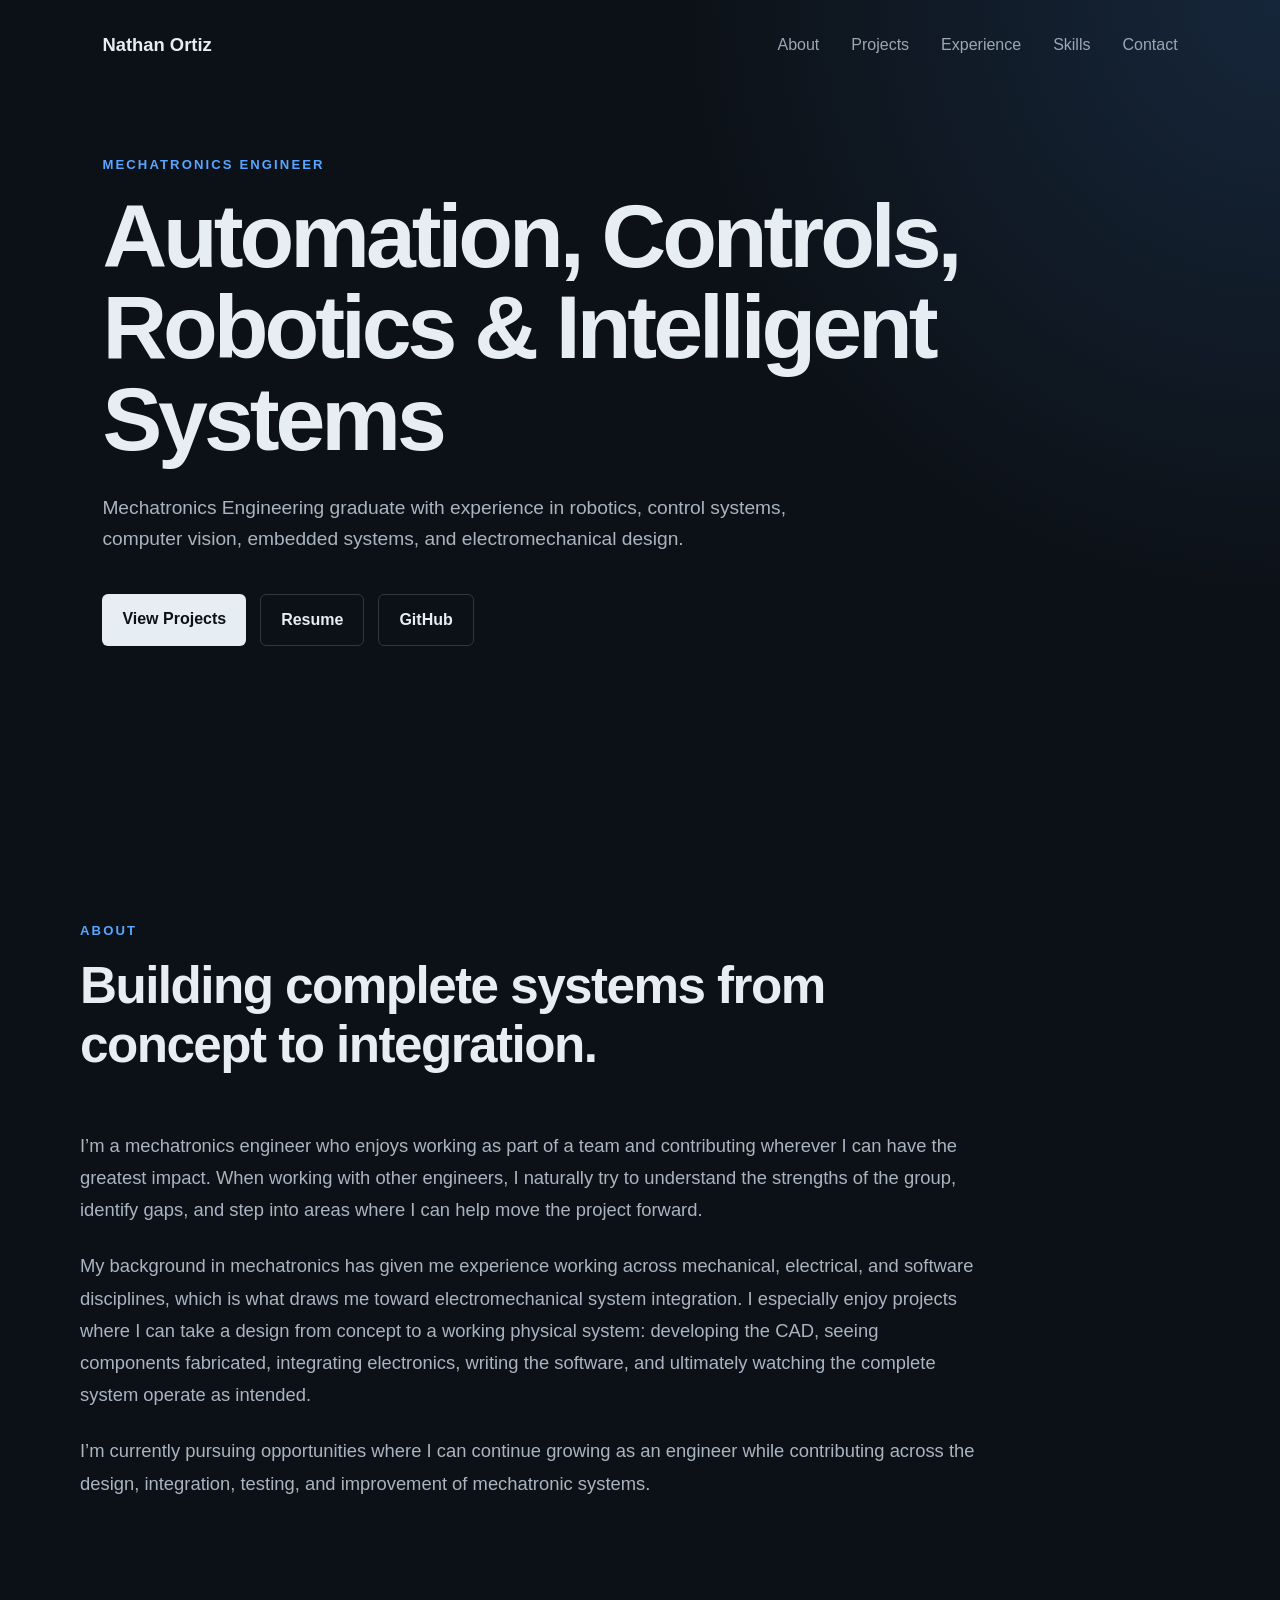
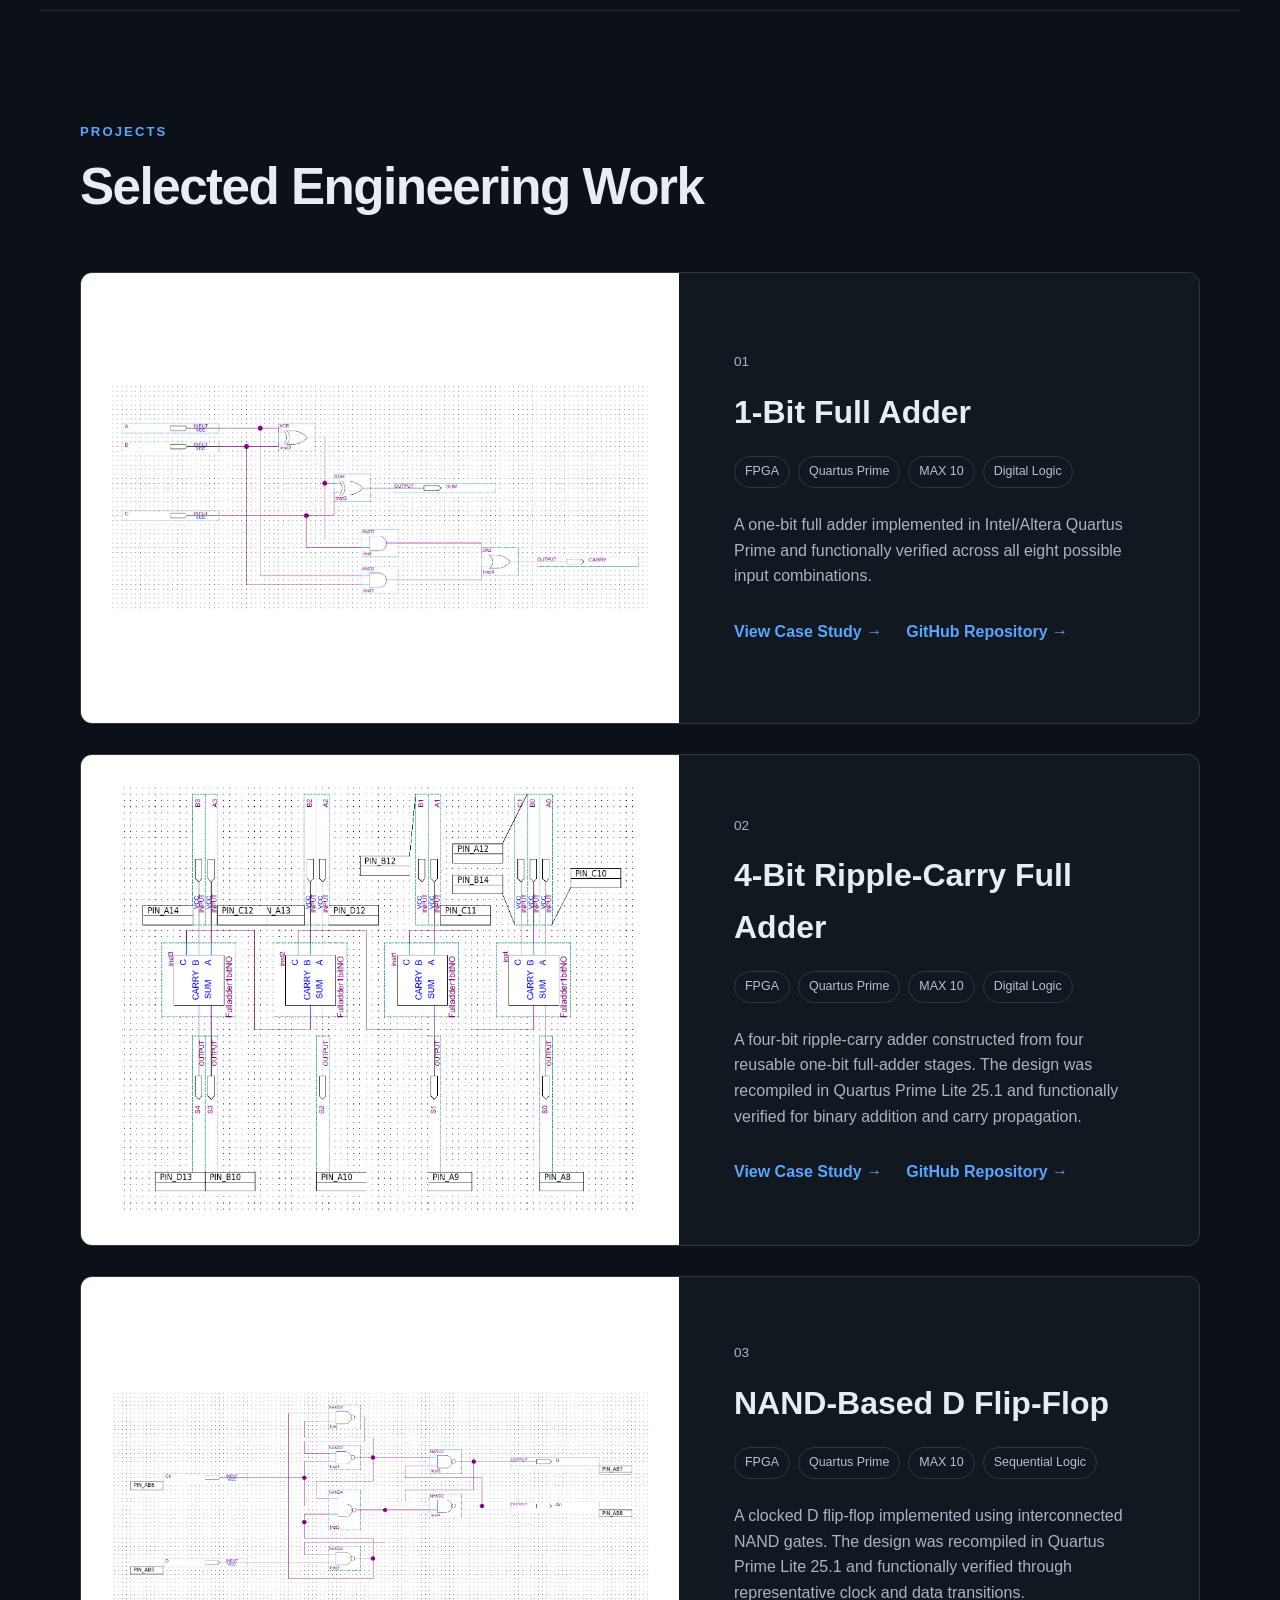
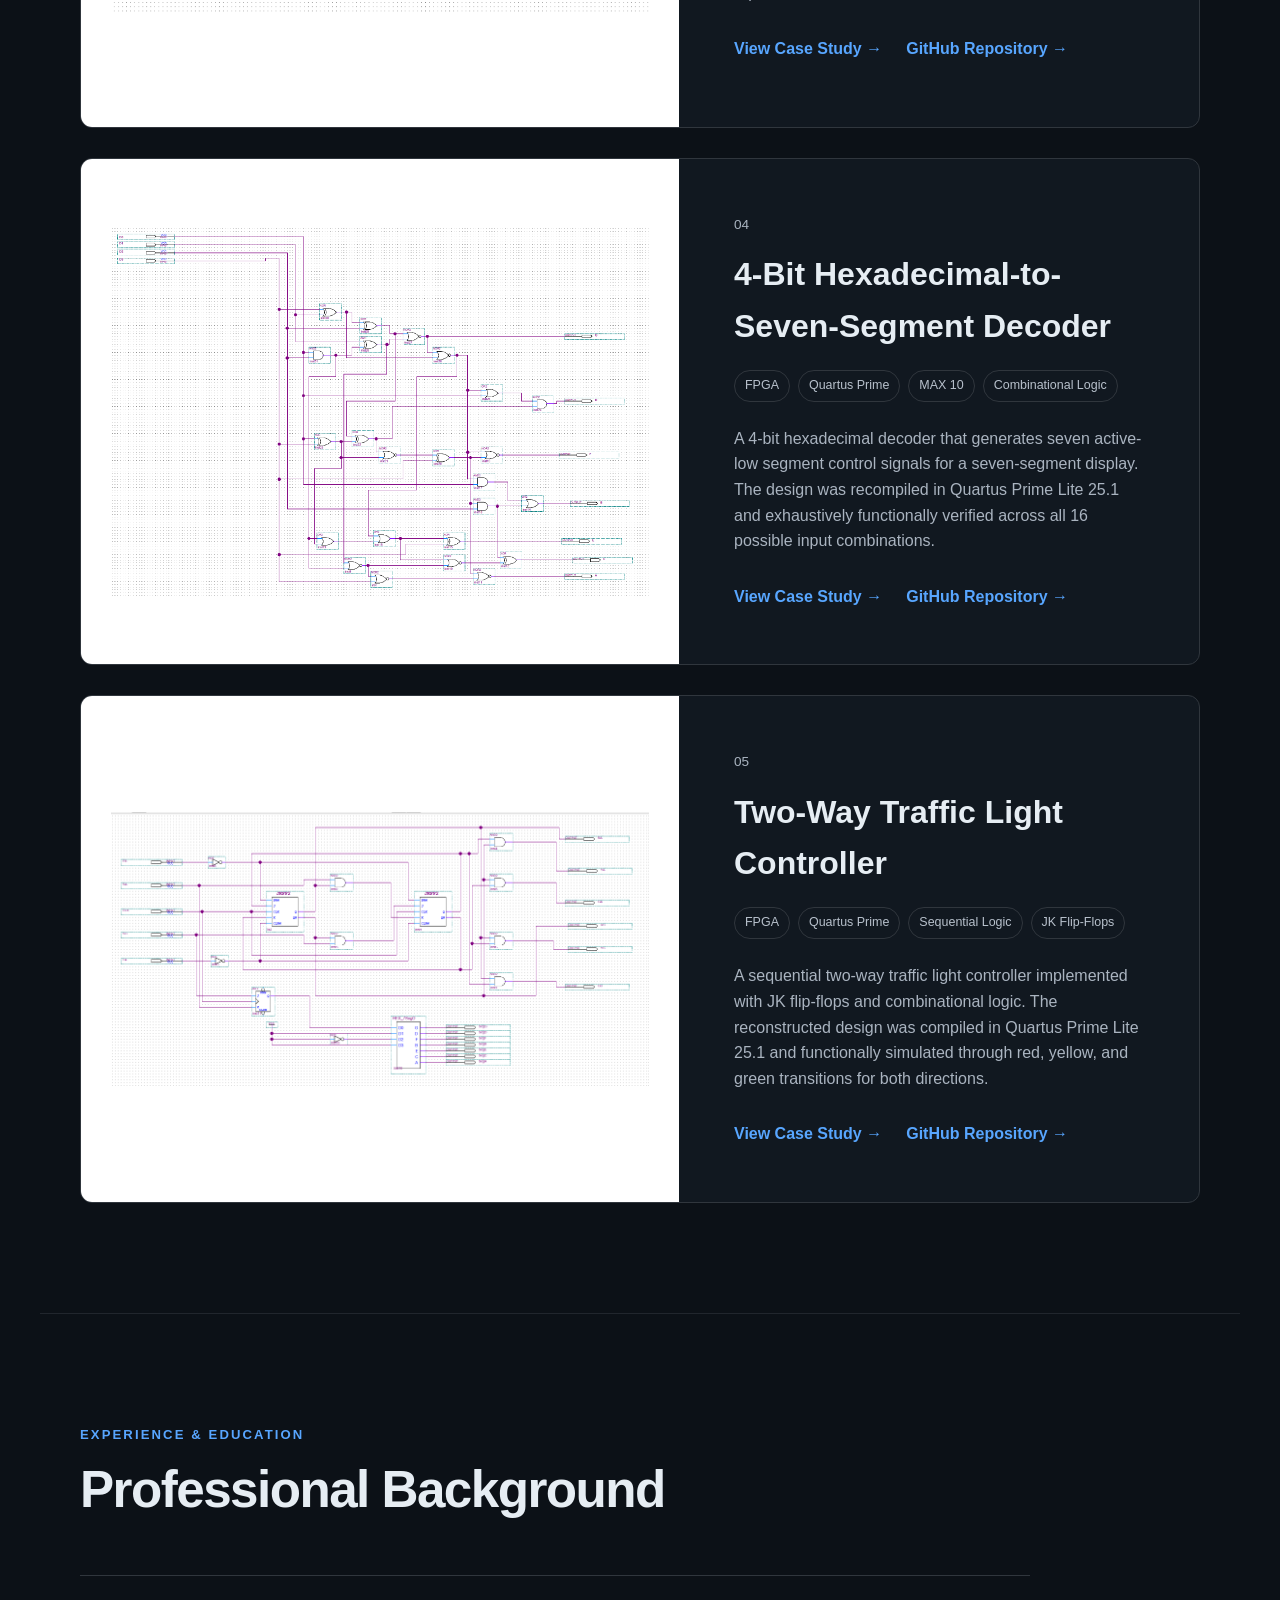
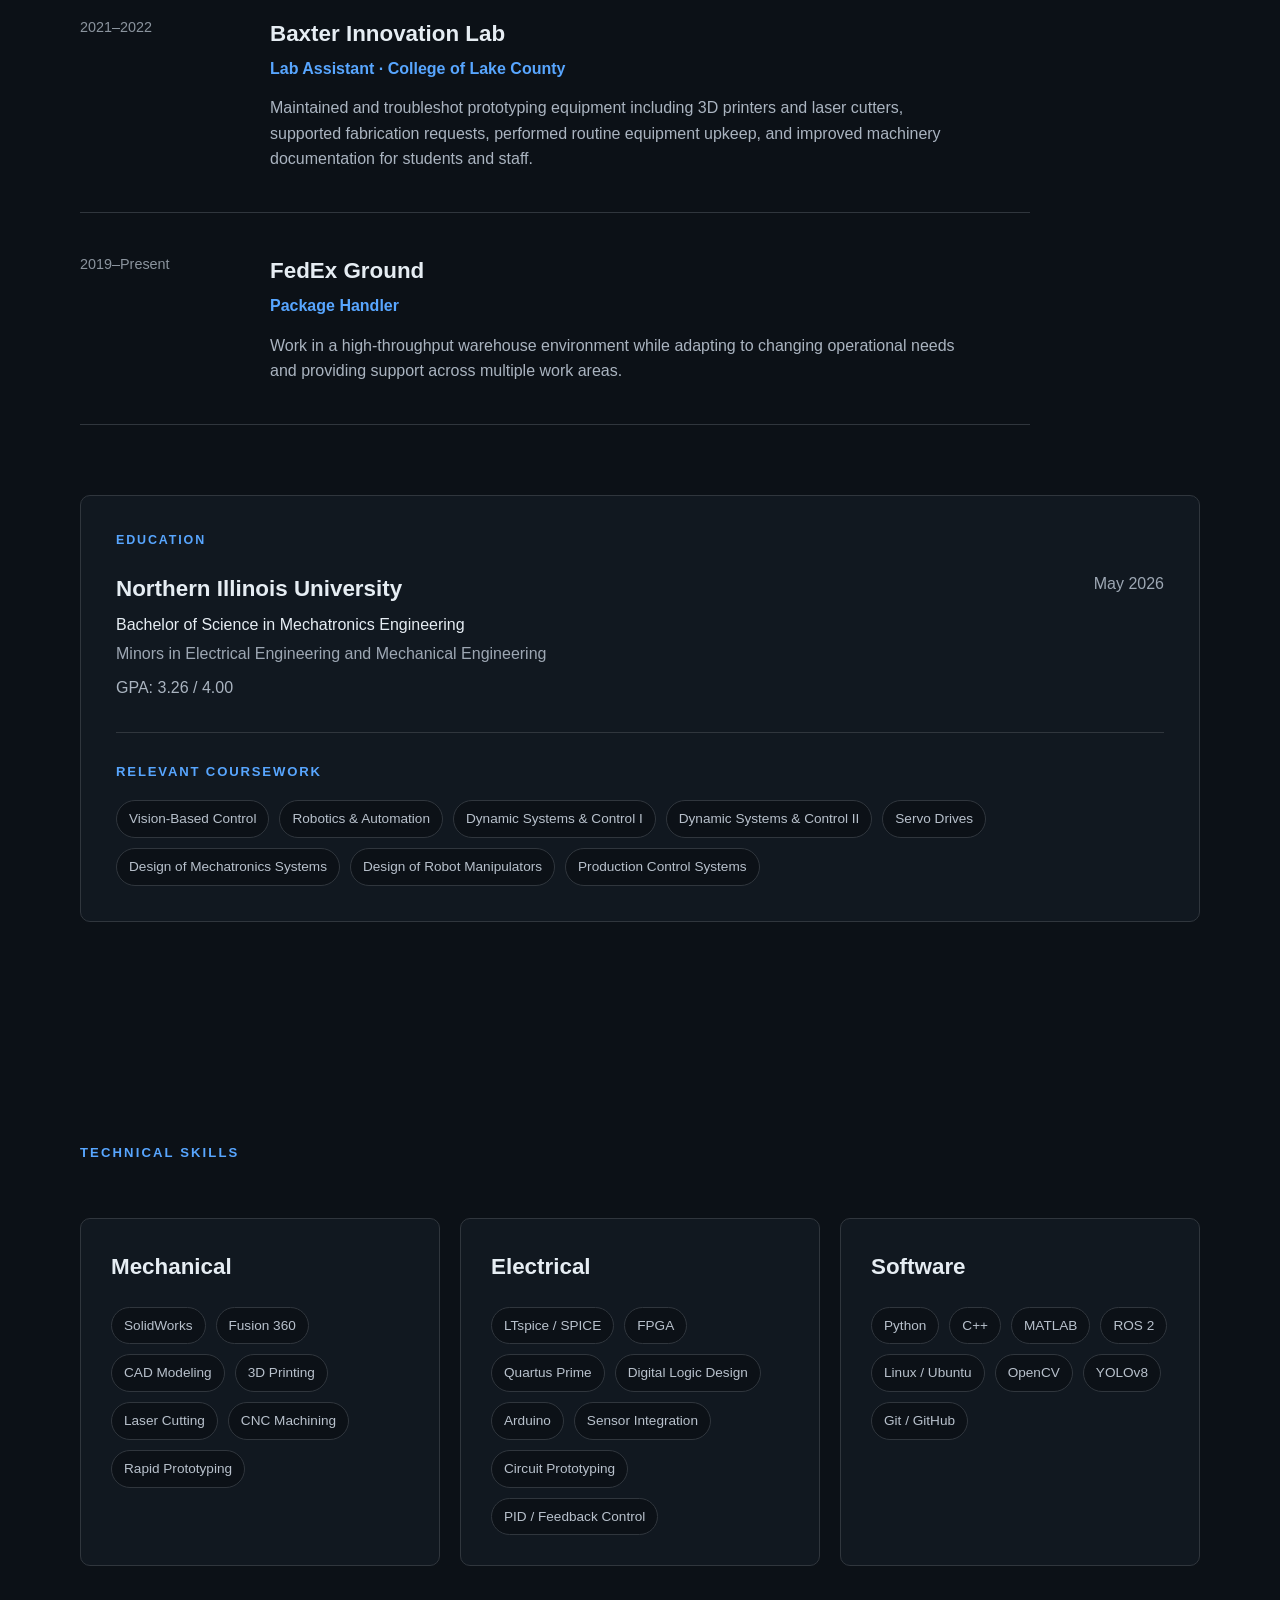
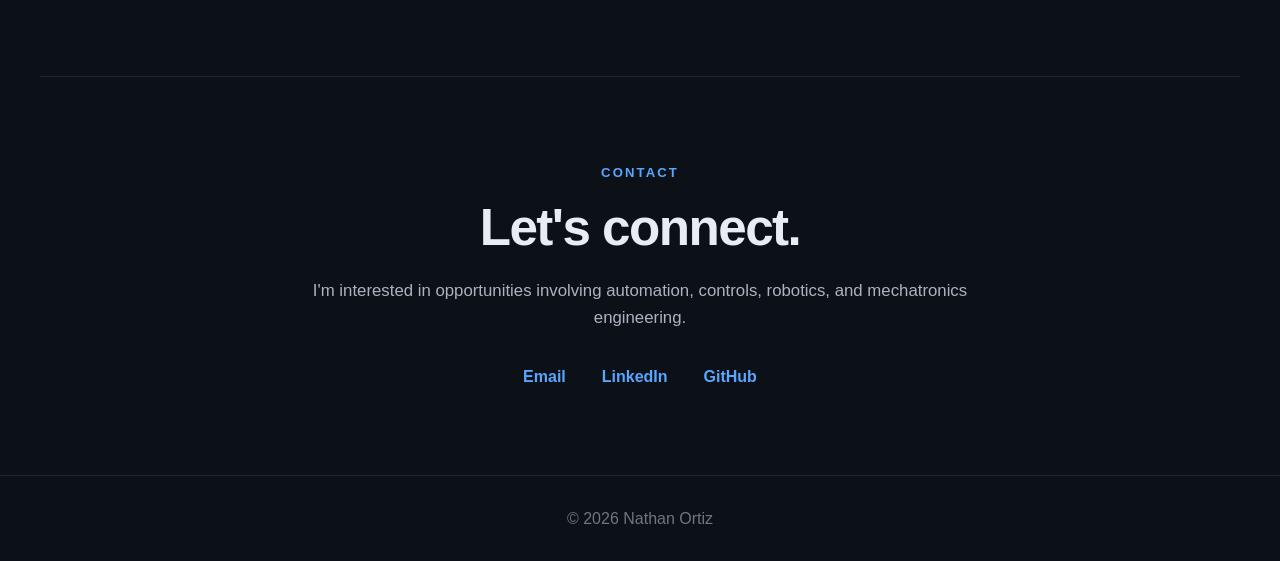
<file: index.html>
<!DOCTYPE html>
<html lang="en">

<head>
    <meta charset="UTF-8">
    <meta name="viewport" content="width=device-width, initial-scale=1.0">

    <title>Nathan Ortiz | Mechatronics Engineer</title>

    <meta name="description"
        content="Engineering portfolio of Nathan Ortiz, a mechatronics engineer focused on automation, controls, robotics, computer vision, and embedded systems.">

    <link rel="canonical" href="https://nortiz01.github.io/">

    <link rel="icon" type="image/png" href="favicon.png">
    <link rel="apple-touch-icon" href="favicon.png">

    <meta property="og:title" content="Nathan Ortiz | Mechatronics Engineer">
    <meta property="og:description"
        content="Engineering portfolio focused on automation, controls, robotics, computer vision, and electromechanical systems.">
    <meta property="og:type" content="website">
    <meta property="og:url" content="https://nortiz01.github.io/">

    <meta property="og:image" content="https://nortiz01.github.io/social-preview.png">
    <meta property="og:image:type" content="image/png">
    <meta property="og:image:width" content="1200">
    <meta property="og:image:height" content="630">
    <meta property="og:image:alt" content="Nathan Ortiz engineering portfolio preview">

    <meta name="twitter:card" content="summary_large_image">
    <meta name="twitter:title" content="Nathan Ortiz | Mechatronics Engineer">
    <meta name="twitter:description"
        content="Engineering portfolio focused on automation, controls, robotics, computer vision, and electromechanical systems.">
    <meta name="twitter:image" content="https://nortiz01.github.io/social-preview.png">

    <link rel="stylesheet" href="style.css">
</head>

<body>

    <header class="hero">

        <nav class="navbar">

            <a class="logo" href="index.html">
                Nathan Ortiz
            </a>

            <button class="menu-toggle" type="button" aria-label="Open navigation menu" aria-expanded="false">
                ☰
            </button>

            <div class="nav-links">
                <a href="#about">About</a>
                <a href="#projects">Projects</a>
                <a href="#experience">Experience</a>
                <a href="#skills">Skills</a>
                <a href="#contact">Contact</a>
            </div>

        </nav>
        <div class="hero-content">

            <p class="eyebrow">MECHATRONICS ENGINEER</p>

            <h1>
                Automation, Controls,<br>
                Robotics & Intelligent Systems
            </h1>

            <p class="hero-description">
                Mechatronics Engineering graduate with experience in robotics,
                control systems, computer vision, embedded systems, and
                electromechanical design.
            </p>

            <div class="hero-buttons">

                <a class="button primary" href="#projects">
                    View Projects
                </a>

                <a class="button secondary" href="assets/resume/Nathan_Ortiz_Resume.pdf" target="_blank"
                    rel="noopener noreferrer">
                    Resume
                </a>

                <a class="button secondary" href="https://github.com/nortiz01" target="_blank"
                    rel="noopener noreferrer">
                    GitHub
                </a>

            </div>

        </div>

    </header>


    <main>

        <section id="about" class="section">
            <div class="section-heading">
                <p class="eyebrow">ABOUT</p>
                <h2>Building complete systems from concept to integration.</h2>
            </div>

            <div class="about-text">

                <p>
                    I’m a mechatronics engineer who enjoys working as part of a team and
                    contributing wherever I can have the greatest impact. When working
                    with other engineers, I naturally try to understand the strengths of
                    the group, identify gaps, and step into areas where I can help move
                    the project forward.
                </p>

                <p>
                    My background in mechatronics has given me experience working across
                    mechanical, electrical, and software disciplines, which is what draws
                    me toward electromechanical system integration. I especially enjoy
                    projects where I can take a design from concept to a working physical
                    system: developing the CAD, seeing components fabricated, integrating
                    electronics, writing the software, and ultimately watching the
                    complete system operate as intended.
                </p>

                <p>
                    I’m currently pursuing opportunities where I can continue growing as
                    an engineer while contributing across the design, integration,
                    testing, and improvement of mechatronic systems.
                </p>

            </div>
        </section>


        <section id="projects" class="section projects-section">

            <div class="section-heading">
                <p class="eyebrow">PROJECTS</p>
                <h2>Selected Engineering Work</h2>
            </div>


            <article class="project-card">

                <div class="project-image">
                    <img src="assets/projects/fpga/full-adder-schematic.png"
                        alt="Quartus schematic of a one-bit full adder">
                </div>

                <div class="project-content">

                    <p class="project-number">01</p>

                    <h3>1-Bit Full Adder</h3>

                    <div class="tags">
                        <span>FPGA</span>
                        <span>Quartus Prime</span>
                        <span>MAX 10</span>
                        <span>Digital Logic</span>
                    </div>

                    <p>
                        A one-bit full adder implemented in Intel/Altera Quartus Prime
                        and functionally verified across all eight possible input
                        combinations.
                    </p>

                    <div class="project-links">

                        <a href="projects/fpga-1-bit-full-adder.html">
                            View Case Study →
                        </a>

                        <a href="https://github.com/nortiz01/fpga-digital-logic/tree/main/1-bit-full-adder"
                            target="_blank" rel="noopener noreferrer">
                            GitHub Repository →
                        </a>

                    </div>

                </div>

            </article>

            <article class="project-card">

                <div class="project-image">
                    <img src="assets/projects/fpga/4-bit-full-adder-schematic.png"
                        alt="Quartus schematic of a four-bit ripple-carry full adder">
                </div>

                <div class="project-content">

                    <p class="project-number">02</p>

                    <h3>4-Bit Ripple-Carry Full Adder</h3>

                    <div class="tags">
                        <span>FPGA</span>
                        <span>Quartus Prime</span>
                        <span>MAX 10</span>
                        <span>Digital Logic</span>
                    </div>

                    <p>
                        A four-bit ripple-carry adder constructed from four reusable
                        one-bit full-adder stages. The design was recompiled in
                        Quartus Prime Lite 25.1 and functionally verified for binary
                        addition and carry propagation.
                    </p>

                    <div class="project-links">

                        <a href="projects/fpga-4-bit-full-adder.html">
                            View Case Study →
                        </a>

                        <a href="https://github.com/nortiz01/fpga-digital-logic/tree/main/4-bit-full-adder"
                            target="_blank" rel="noopener noreferrer">
                            GitHub Repository →
                        </a>

                    </div>

                </div>

            </article>

            <article class="project-card">

                <div class="project-image">
                    <img src="assets/projects/fpga/dff-schematic.png"
                        alt="Quartus schematic of a NAND-based D flip-flop">
                </div>

                <div class="project-content">

                    <p class="project-number">03</p>

                    <h3>NAND-Based D Flip-Flop</h3>

                    <div class="tags">
                        <span>FPGA</span>
                        <span>Quartus Prime</span>
                        <span>MAX 10</span>
                        <span>Sequential Logic</span>
                    </div>

                    <p>
                        A clocked D flip-flop implemented using interconnected NAND gates.
                        The design was recompiled in Quartus Prime Lite 25.1 and
                        functionally verified through representative clock and data
                        transitions.
                    </p>

                    <div class="project-links">

                        <a href="projects/fpga-dff.html">
                            View Case Study →
                        </a>

                        <a href="https://github.com/nortiz01/fpga-digital-logic/tree/main/DFF" target="_blank"
                            rel="noopener noreferrer">
                            GitHub Repository →
                        </a>

                    </div>

                </div>

            </article>

            <article class="project-card">

                <div class="project-image">
                    <img src="assets/projects/fpga/hex7-schematic.png"
                        alt="Quartus schematic of a hexadecimal-to-seven-segment decoder">
                </div>

                <div class="project-content">

                    <p class="project-number">04</p>

                    <h3>4-Bit Hexadecimal-to-Seven-Segment Decoder</h3>

                    <div class="tags">
                        <span>FPGA</span>
                        <span>Quartus Prime</span>
                        <span>MAX 10</span>
                        <span>Combinational Logic</span>
                    </div>

                    <p>
                        A 4-bit hexadecimal decoder that generates seven active-low
                        segment control signals for a seven-segment display. The design
                        was recompiled in Quartus Prime Lite 25.1 and exhaustively
                        functionally verified across all 16 possible input combinations.
                    </p>

                    <div class="project-links">

                        <a href="projects/fpga-hex7.html">
                            View Case Study →
                        </a>

                        <a href="https://github.com/nortiz01/fpga-digital-logic/tree/main/HEX7" target="_blank"
                            rel="noopener noreferrer">
                            GitHub Repository →
                        </a>

                    </div>

                </div>

            </article>

            <article class="project-card">

                <div class="project-image">
                    <img src="assets/projects/fpga/traffic-light-schematic.png"
                        alt="Quartus schematic of a two-way traffic light controller">
                </div>

                <div class="project-content">

                    <p class="project-number">05</p>

                    <h3>Two-Way Traffic Light Controller</h3>

                    <div class="tags">
                        <span>FPGA</span>
                        <span>Quartus Prime</span>
                        <span>Sequential Logic</span>
                        <span>JK Flip-Flops</span>
                    </div>

                    <p>
                        A sequential two-way traffic light controller implemented with
                        JK flip-flops and combinational logic. The reconstructed design
                        was compiled in Quartus Prime Lite 25.1 and functionally simulated
                        through red, yellow, and green transitions for both directions.
                    </p>

                    <div class="project-links">

                        <a href="projects/fpga-traffic-light-controller.html">
                            View Case Study →
                        </a>

                        <a href="https://github.com/nortiz01/fpga-digital-logic/tree/main/Traffic-Light-Controller"
                            target="_blank" rel="noopener noreferrer">
                            GitHub Repository →
                        </a>

                    </div>

                </div>

            </article>

        </section>


        <section id="experience" class="section experience-section">

            <div class="section-heading">
                <p class="eyebrow">EXPERIENCE & EDUCATION</p>
                <h2>Professional Background</h2>
            </div>

            <div class="experience-list">

                <div class="experience-item">
                    <div class="experience-meta">
                        <span>2021–2022</span>
                    </div>

                    <div class="experience-content">
                        <h3>Baxter Innovation Lab</h3>
                        <p class="experience-role">Lab Assistant · College of Lake County</p>

                        <p>
                            Maintained and troubleshot prototyping equipment including
                            3D printers and laser cutters, supported fabrication requests,
                            performed routine equipment upkeep, and improved machinery
                            documentation for students and staff.
                        </p>
                    </div>
                </div>

                <div class="experience-item">
                    <div class="experience-meta">
                        <span>2019–Present</span>
                    </div>

                    <div class="experience-content">
                        <h3>FedEx Ground</h3>
                        <p class="experience-role">Package Handler</p>

                        <p>
                            Work in a high-throughput warehouse environment while adapting
                            to changing operational needs and providing support across
                            multiple work areas.
                        </p>
                    </div>
                </div>

            </div>


            <div class="education-block">

                <p class="education-label">EDUCATION</p>

                <div class="education-content">

                    <div>
                        <h3>Northern Illinois University</h3>

                        <p class="education-degree">
                            Bachelor of Science in Mechatronics Engineering
                        </p>

                        <p class="education-minors">
                            Minors in Electrical Engineering and Mechanical Engineering
                        </p>

                        <p class="education-gpa">
                            GPA: 3.26 / 4.00
                        </p>
                    </div>

                    <div class="education-date">
                        May 2026
                    </div>

                </div>

                <div class="coursework">

                    <p class="coursework-label">RELEVANT COURSEWORK</p>

                    <div class="coursework-grid">

                        <span>Vision-Based Control</span>
                        <span>Robotics & Automation</span>
                        <span>Dynamic Systems & Control I</span>
                        <span>Dynamic Systems & Control II</span>
                        <span>Servo Drives</span>
                        <span>Design of Mechatronics Systems</span>
                        <span>Design of Robot Manipulators</span>
                        <span>Production Control Systems</span>

                    </div>

                </div>

            </div>

        </section>


        <section id="skills" class="section">

            <div class="section-heading">
                <p class="eyebrow">TECHNICAL SKILLS</p>
            </div>

            <div class="skills-grid">

                <div class="skill-group">
                    <h3>Mechanical</h3>

                    <div class="skill-tags">
                        <span>SolidWorks</span>
                        <span>Fusion 360</span>
                        <span>CAD Modeling</span>
                        <span>3D Printing</span>
                        <span>Laser Cutting</span>
                        <span>CNC Machining</span>
                        <span>Rapid Prototyping</span>
                    </div>
                </div>

                <div class="skill-group">
                    <h3>Electrical</h3>

                    <div class="skill-tags">
                        <span>LTspice / SPICE</span>
                        <span>FPGA</span>
                        <span>Quartus Prime</span>
                        <span>Digital Logic Design</span>
                        <span>Arduino</span>
                        <span>Sensor Integration</span>
                        <span>Circuit Prototyping</span>
                        <span>PID / Feedback Control</span>
                    </div>
                </div>

                <div class="skill-group">
                    <h3>Software</h3>

                    <div class="skill-tags">
                        <span>Python</span>
                        <span>C++</span>
                        <span>MATLAB</span>
                        <span>ROS 2</span>
                        <span>Linux / Ubuntu</span>
                        <span>OpenCV</span>
                        <span>YOLOv8</span>
                        <span>Git / GitHub</span>
                    </div>
                </div>

            </div>

        </section>


        <section id="contact" class="section contact-section">

            <p class="eyebrow">CONTACT</p>

            <h2>Let's connect.</h2>

            <p class="contact-description">
                I'm interested in opportunities involving automation, controls,
                robotics, and mechatronics engineering.
            </p>

            <div class="contact-links">

                <a href="mailto:nathanabelortiz@gmail.com">
                    Email
                </a>

                <a href="https://www.linkedin.com/in/nathanabelortiz/" target="_blank" rel="noopener noreferrer">
                    LinkedIn
                </a>

                <a href="https://github.com/nortiz01" target="_blank" rel="noopener noreferrer">
                    GitHub
                </a>

            </div>

        </section>

    </main>


    <footer>
        <p>© 2026 Nathan Ortiz</p>
    </footer>

    <script src="script.js"></script>

</body>

</html>
</file>
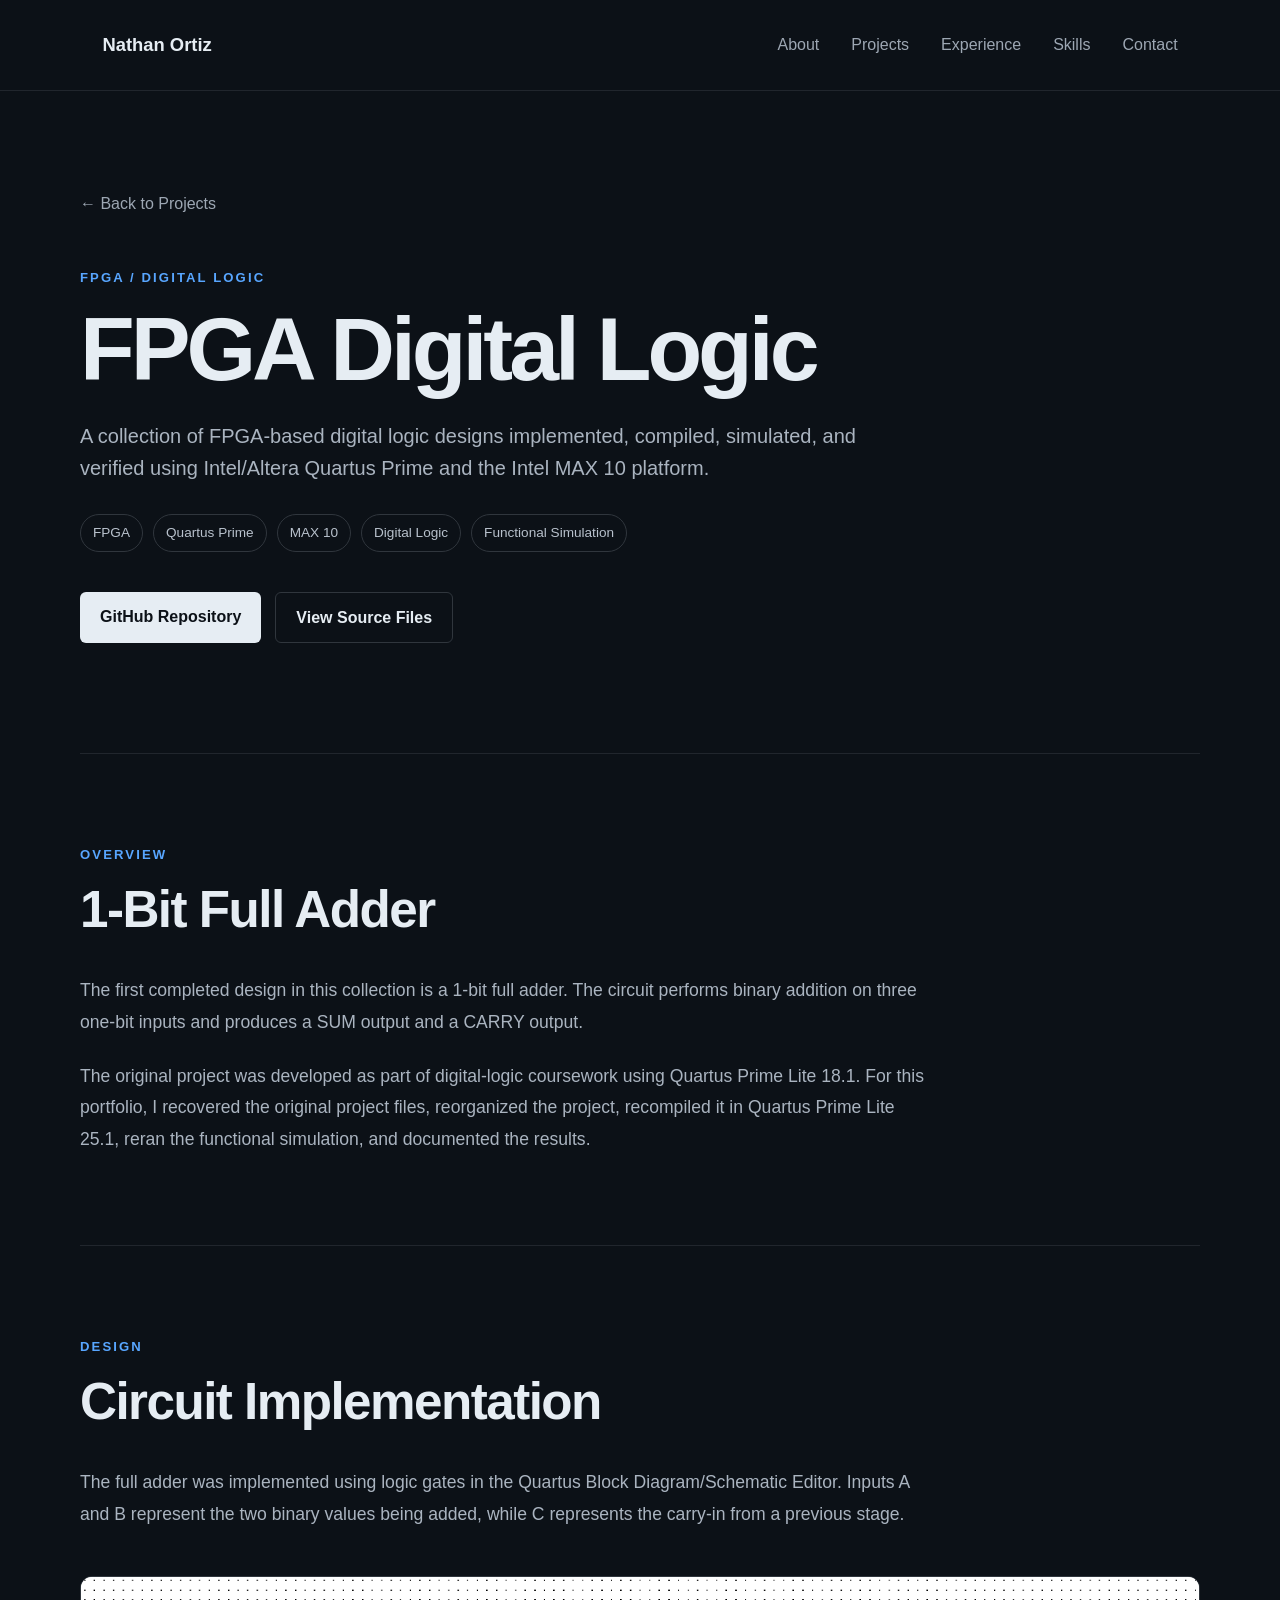
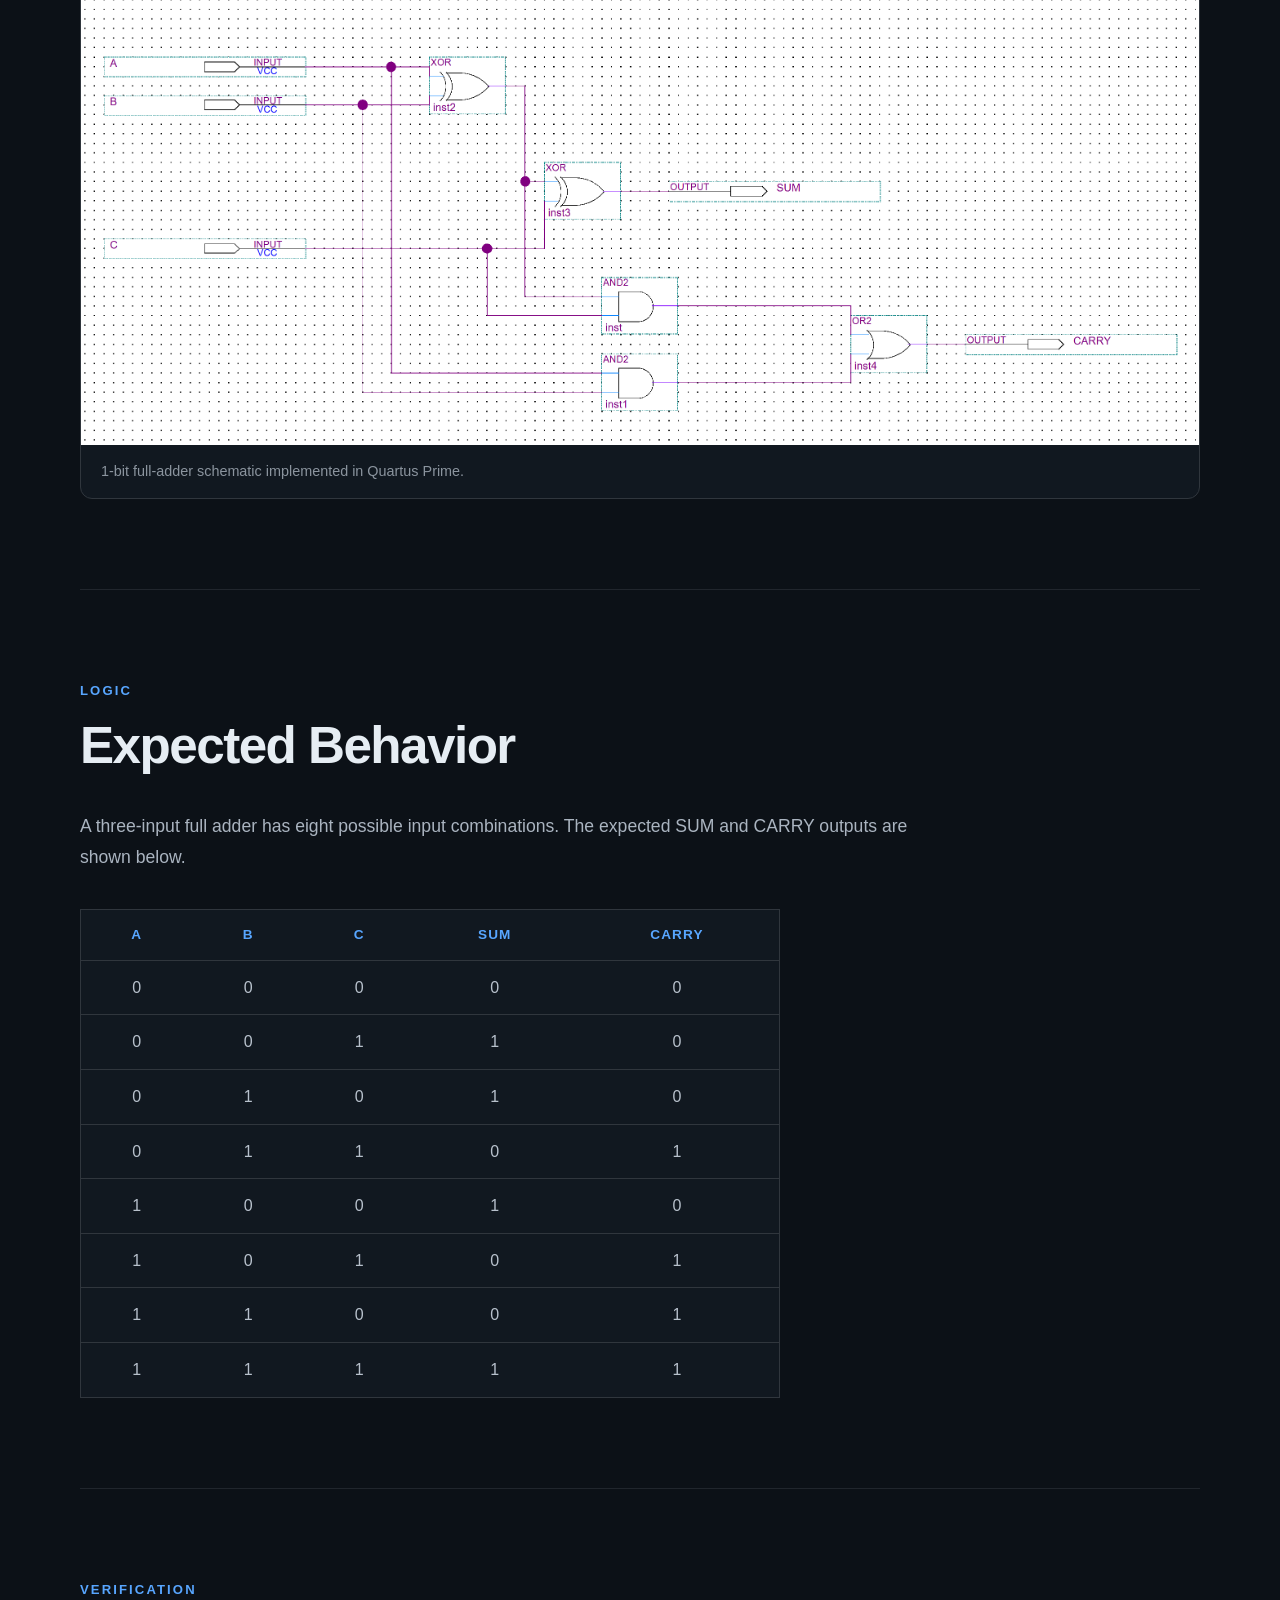
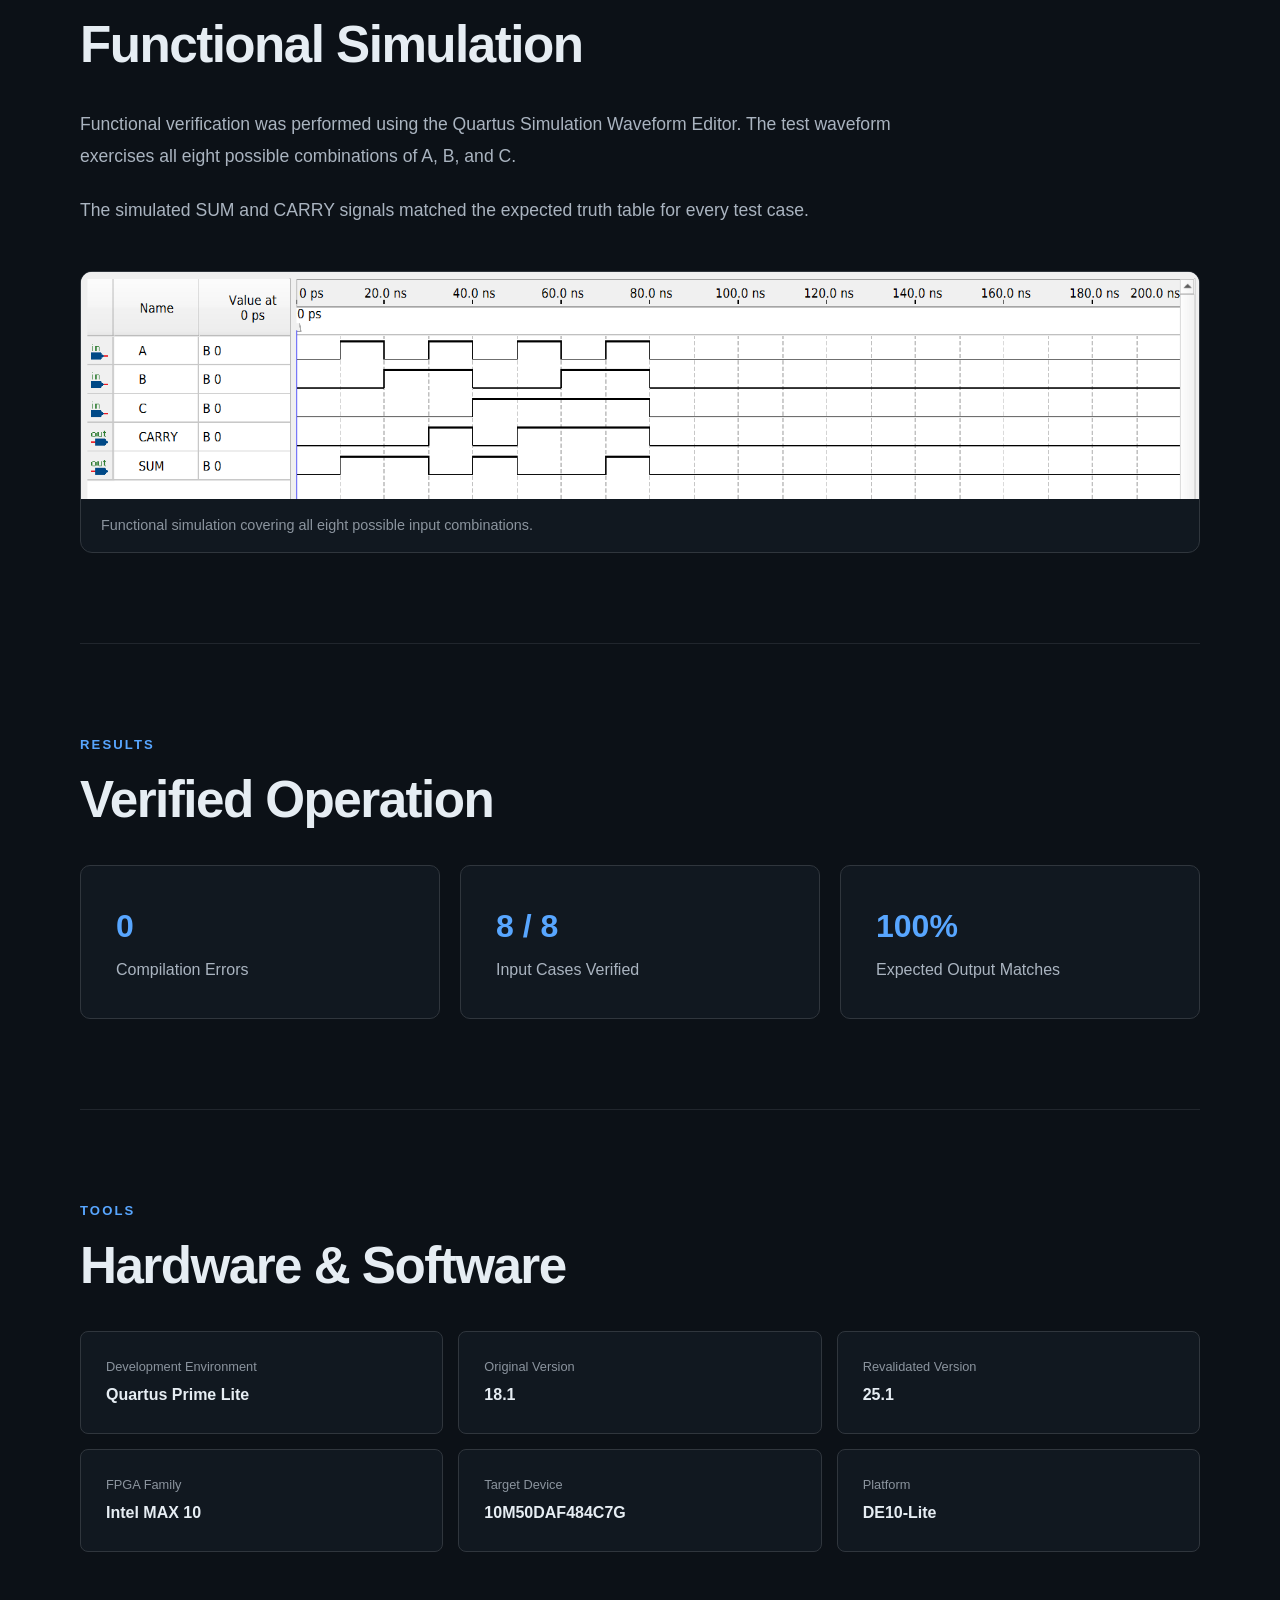
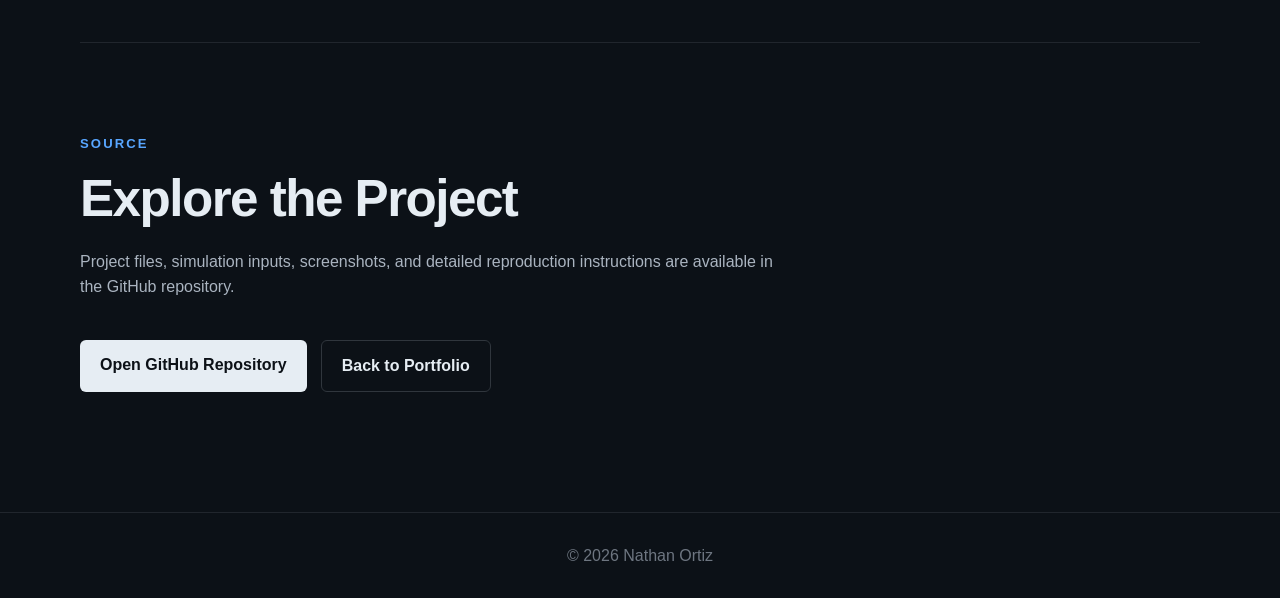
<file: projects/fpga-1-bit-full-adder.html>
<!DOCTYPE html>
<html lang="en">

<head>
    <meta charset="UTF-8">
    <meta name="viewport" content="width=device-width, initial-scale=1.0">

    <title>FPGA Digital Logic | Nathan Ortiz</title>

    <meta name="description"
        content="FPGA digital logic project by Nathan Ortiz featuring a verified 1-bit full adder implemented and simulated in Intel/Altera Quartus Prime.">

    <link rel="icon" type="image/png" href="../favicon.png">
    <link rel="apple-touch-icon" href="../favicon.png">
    <link rel="stylesheet" href="../style.css">
</head>

<body>

    <header class="project-page-header">

        <nav class="navbar project-navbar">

            <a class="logo" href="../index.html">
                Nathan Ortiz
            </a>

            <button class="menu-toggle" type="button" aria-label="Open navigation menu" aria-expanded="false">
                ☰
            </button>

            <div class="nav-links">
                <a href="../index.html#about">About</a>
                <a href="../index.html#projects">Projects</a>
                <a href="../index.html#experience">Experience</a>
                <a href="../index.html#skills">Skills</a>
                <a href="../index.html#contact">Contact</a>
            </div>

        </nav>

    </header>


    <main class="case-study">

        <section class="case-study-hero">

            <a class="back-link" href="../index.html#projects">
                ← Back to Projects
            </a>

            <p class="eyebrow">FPGA / DIGITAL LOGIC</p>

            <h1>FPGA Digital Logic</h1>

            <p class="case-study-intro">
                A collection of FPGA-based digital logic designs implemented,
                compiled, simulated, and verified using Intel/Altera Quartus Prime
                and the Intel MAX 10 platform.
            </p>

            <div class="case-study-tags">
                <span>FPGA</span>
                <span>Quartus Prime</span>
                <span>MAX 10</span>
                <span>Digital Logic</span>
                <span>Functional Simulation</span>
            </div>

            <div class="case-study-actions">

                <a class="button primary" href="https://github.com/nortiz01/fpga-digital-logic" target="_blank"
                    rel="noopener noreferrer">
                    GitHub Repository
                </a>

                <a class="button secondary"
                    href="https://github.com/nortiz01/fpga-digital-logic/tree/main/1-bit-full-adder" target="_blank"
                    rel="noopener noreferrer">
                    View Source Files
                </a>

            </div>

        </section>


        <section class="case-study-section">

            <div class="case-study-section-title">
                <p class="eyebrow">OVERVIEW</p>
                <h2>1-Bit Full Adder</h2>
            </div>

            <div class="case-study-text">

                <p>
                    The first completed design in this collection is a 1-bit full
                    adder. The circuit performs binary addition on three one-bit
                    inputs and produces a SUM output and a CARRY output.
                </p>

                <p>
                    The original project was developed as part of digital-logic
                    coursework using Quartus Prime Lite 18.1. For this portfolio,
                    I recovered the original project files, reorganized the
                    project, recompiled it in Quartus Prime Lite 25.1, reran the
                    functional simulation, and documented the results.
                </p>

            </div>

        </section>


        <section class="case-study-section">

            <div class="case-study-section-title">
                <p class="eyebrow">DESIGN</p>
                <h2>Circuit Implementation</h2>
            </div>

            <p class="case-study-text">
                The full adder was implemented using logic gates in the Quartus
                Block Diagram/Schematic Editor. Inputs A and B represent the two
                binary values being added, while C represents the carry-in from a
                previous stage.
            </p>

            <figure class="case-study-figure">
                <img src="../assets/projects/fpga/full-adder-schematic.png"
                    alt="Quartus schematic of the 1-bit full adder">

                <figcaption>
                    1-bit full-adder schematic implemented in Quartus Prime.
                </figcaption>
            </figure>

        </section>


        <section class="case-study-section">

            <div class="case-study-section-title">
                <p class="eyebrow">LOGIC</p>
                <h2>Expected Behavior</h2>
            </div>

            <p class="case-study-text">
                A three-input full adder has eight possible input combinations.
                The expected SUM and CARRY outputs are shown below.
            </p>

            <div class="table-wrapper">

                <table class="truth-table">

                    <thead>
                        <tr>
                            <th>A</th>
                            <th>B</th>
                            <th>C</th>
                            <th>SUM</th>
                            <th>CARRY</th>
                        </tr>
                    </thead>

                    <tbody>
                        <tr>
                            <td>0</td>
                            <td>0</td>
                            <td>0</td>
                            <td>0</td>
                            <td>0</td>
                        </tr>
                        <tr>
                            <td>0</td>
                            <td>0</td>
                            <td>1</td>
                            <td>1</td>
                            <td>0</td>
                        </tr>
                        <tr>
                            <td>0</td>
                            <td>1</td>
                            <td>0</td>
                            <td>1</td>
                            <td>0</td>
                        </tr>
                        <tr>
                            <td>0</td>
                            <td>1</td>
                            <td>1</td>
                            <td>0</td>
                            <td>1</td>
                        </tr>
                        <tr>
                            <td>1</td>
                            <td>0</td>
                            <td>0</td>
                            <td>1</td>
                            <td>0</td>
                        </tr>
                        <tr>
                            <td>1</td>
                            <td>0</td>
                            <td>1</td>
                            <td>0</td>
                            <td>1</td>
                        </tr>
                        <tr>
                            <td>1</td>
                            <td>1</td>
                            <td>0</td>
                            <td>0</td>
                            <td>1</td>
                        </tr>
                        <tr>
                            <td>1</td>
                            <td>1</td>
                            <td>1</td>
                            <td>1</td>
                            <td>1</td>
                        </tr>
                    </tbody>

                </table>

            </div>

        </section>


        <section class="case-study-section">

            <div class="case-study-section-title">
                <p class="eyebrow">VERIFICATION</p>
                <h2>Functional Simulation</h2>
            </div>

            <div class="case-study-text">

                <p>
                    Functional verification was performed using the Quartus
                    Simulation Waveform Editor. The test waveform exercises all
                    eight possible combinations of A, B, and C.
                </p>

                <p>
                    The simulated SUM and CARRY signals matched the expected truth
                    table for every test case.
                </p>

            </div>

            <figure class="case-study-figure">
                <img src="../assets/projects/fpga/full-adder-simulation.png"
                    alt="Functional simulation waveform for the 1-bit full adder">

                <figcaption>
                    Functional simulation covering all eight possible input
                    combinations.
                </figcaption>
            </figure>

        </section>


        <section class="case-study-section">

            <div class="case-study-section-title">
                <p class="eyebrow">RESULTS</p>
                <h2>Verified Operation</h2>
            </div>

            <div class="results-grid">

                <div class="result-card">
                    <strong>0</strong>
                    <span>Compilation Errors</span>
                </div>

                <div class="result-card">
                    <strong>8 / 8</strong>
                    <span>Input Cases Verified</span>
                </div>

                <div class="result-card">
                    <strong>100%</strong>
                    <span>Expected Output Matches</span>
                </div>

            </div>

        </section>


        <section class="case-study-section">

            <div class="case-study-section-title">
                <p class="eyebrow">TOOLS</p>
                <h2>Hardware & Software</h2>
            </div>

            <div class="project-spec-grid">

                <div class="project-spec">
                    <span>Development Environment</span>
                    <strong>Quartus Prime Lite</strong>
                </div>

                <div class="project-spec">
                    <span>Original Version</span>
                    <strong>18.1</strong>
                </div>

                <div class="project-spec">
                    <span>Revalidated Version</span>
                    <strong>25.1</strong>
                </div>

                <div class="project-spec">
                    <span>FPGA Family</span>
                    <strong>Intel MAX 10</strong>
                </div>

                <div class="project-spec">
                    <span>Target Device</span>
                    <strong>10M50DAF484C7G</strong>
                </div>

                <div class="project-spec">
                    <span>Platform</span>
                    <strong>DE10-Lite</strong>
                </div>

            </div>

        </section>


        <section class="case-study-section case-study-footer-section">

            <p class="eyebrow">SOURCE</p>

            <h2>Explore the Project</h2>

            <p>
                Project files, simulation inputs, screenshots, and detailed
                reproduction instructions are available in the GitHub repository.
            </p>

            <div class="case-study-actions">

                <a class="button primary" href="https://github.com/nortiz01/fpga-digital-logic" target="_blank"
                    rel="noopener noreferrer">
                    Open GitHub Repository
                </a>

                <a class="button secondary" href="../index.html#projects">
                    Back to Portfolio
                </a>

            </div>

        </section>

    </main>


    <footer>
        <p>© 2026 Nathan Ortiz</p>
    </footer>

    <script src="../script.js"></script>

</body>

</html>
</file>
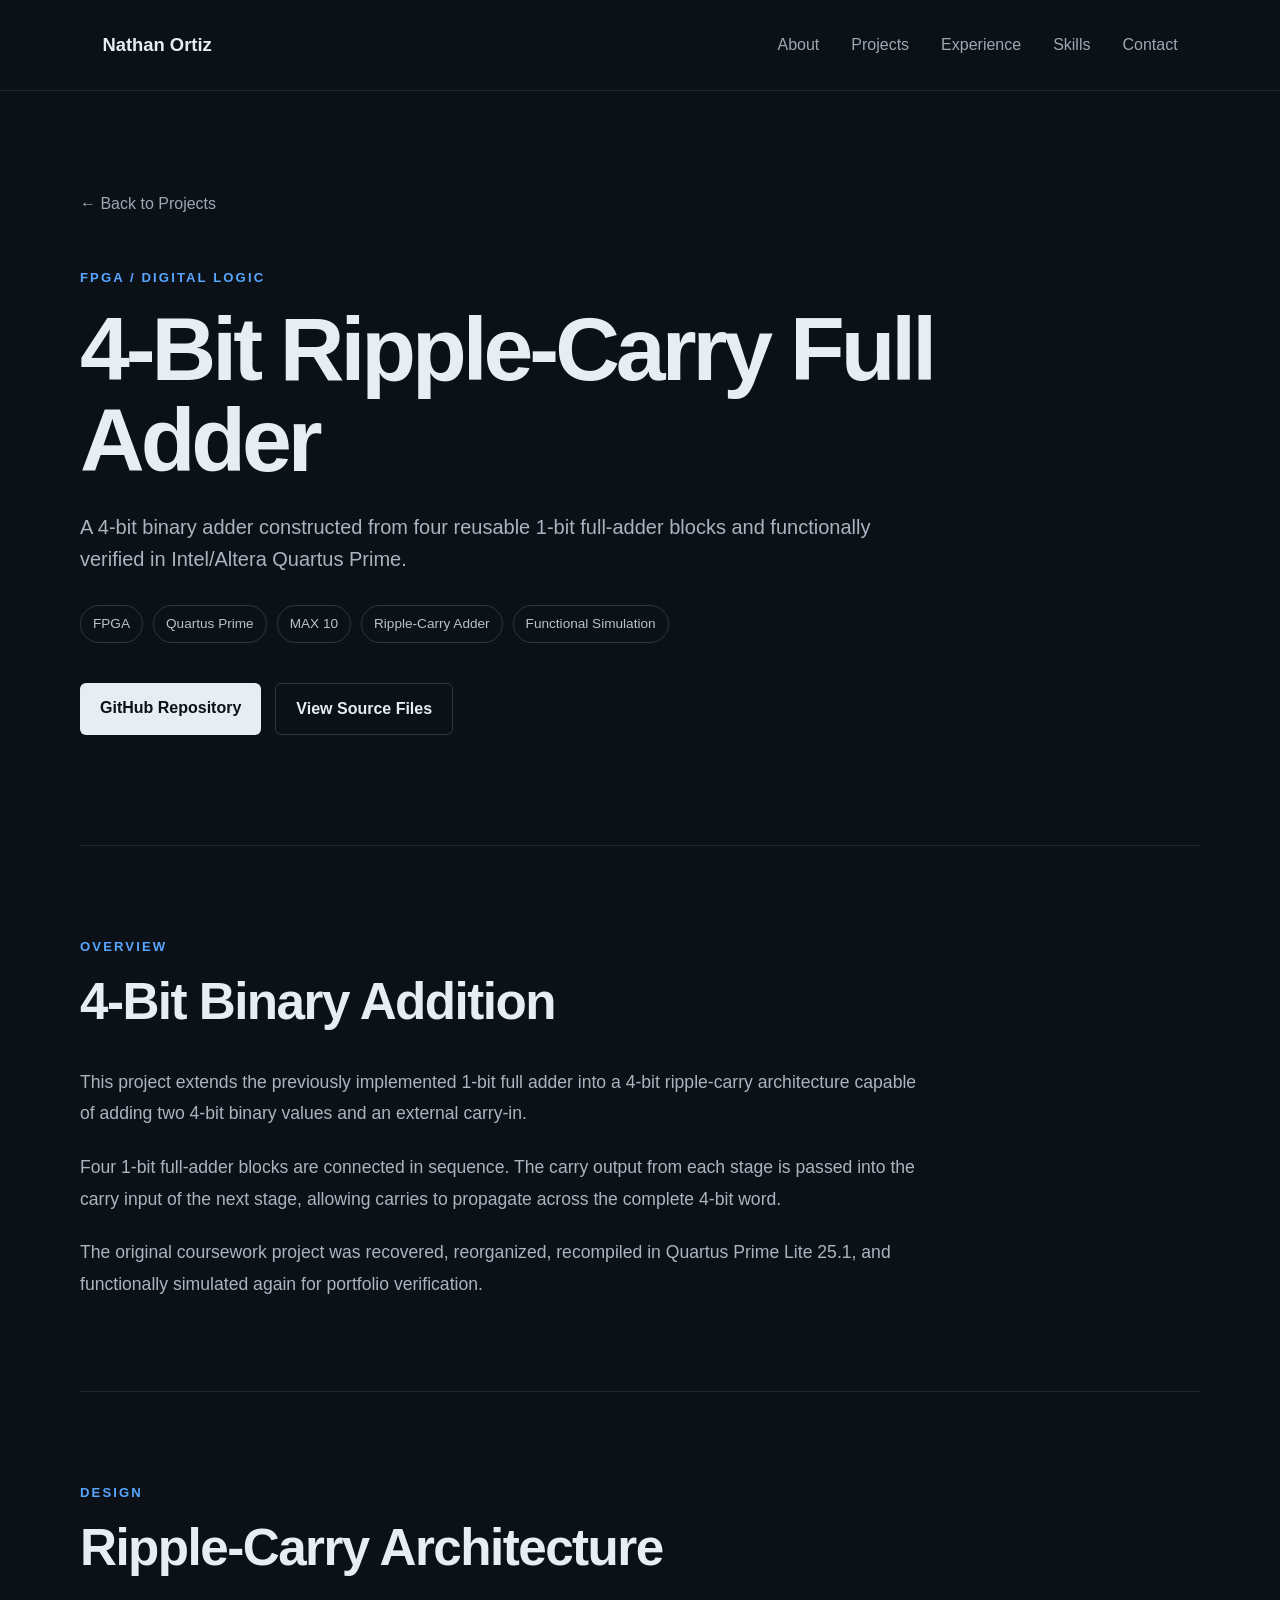
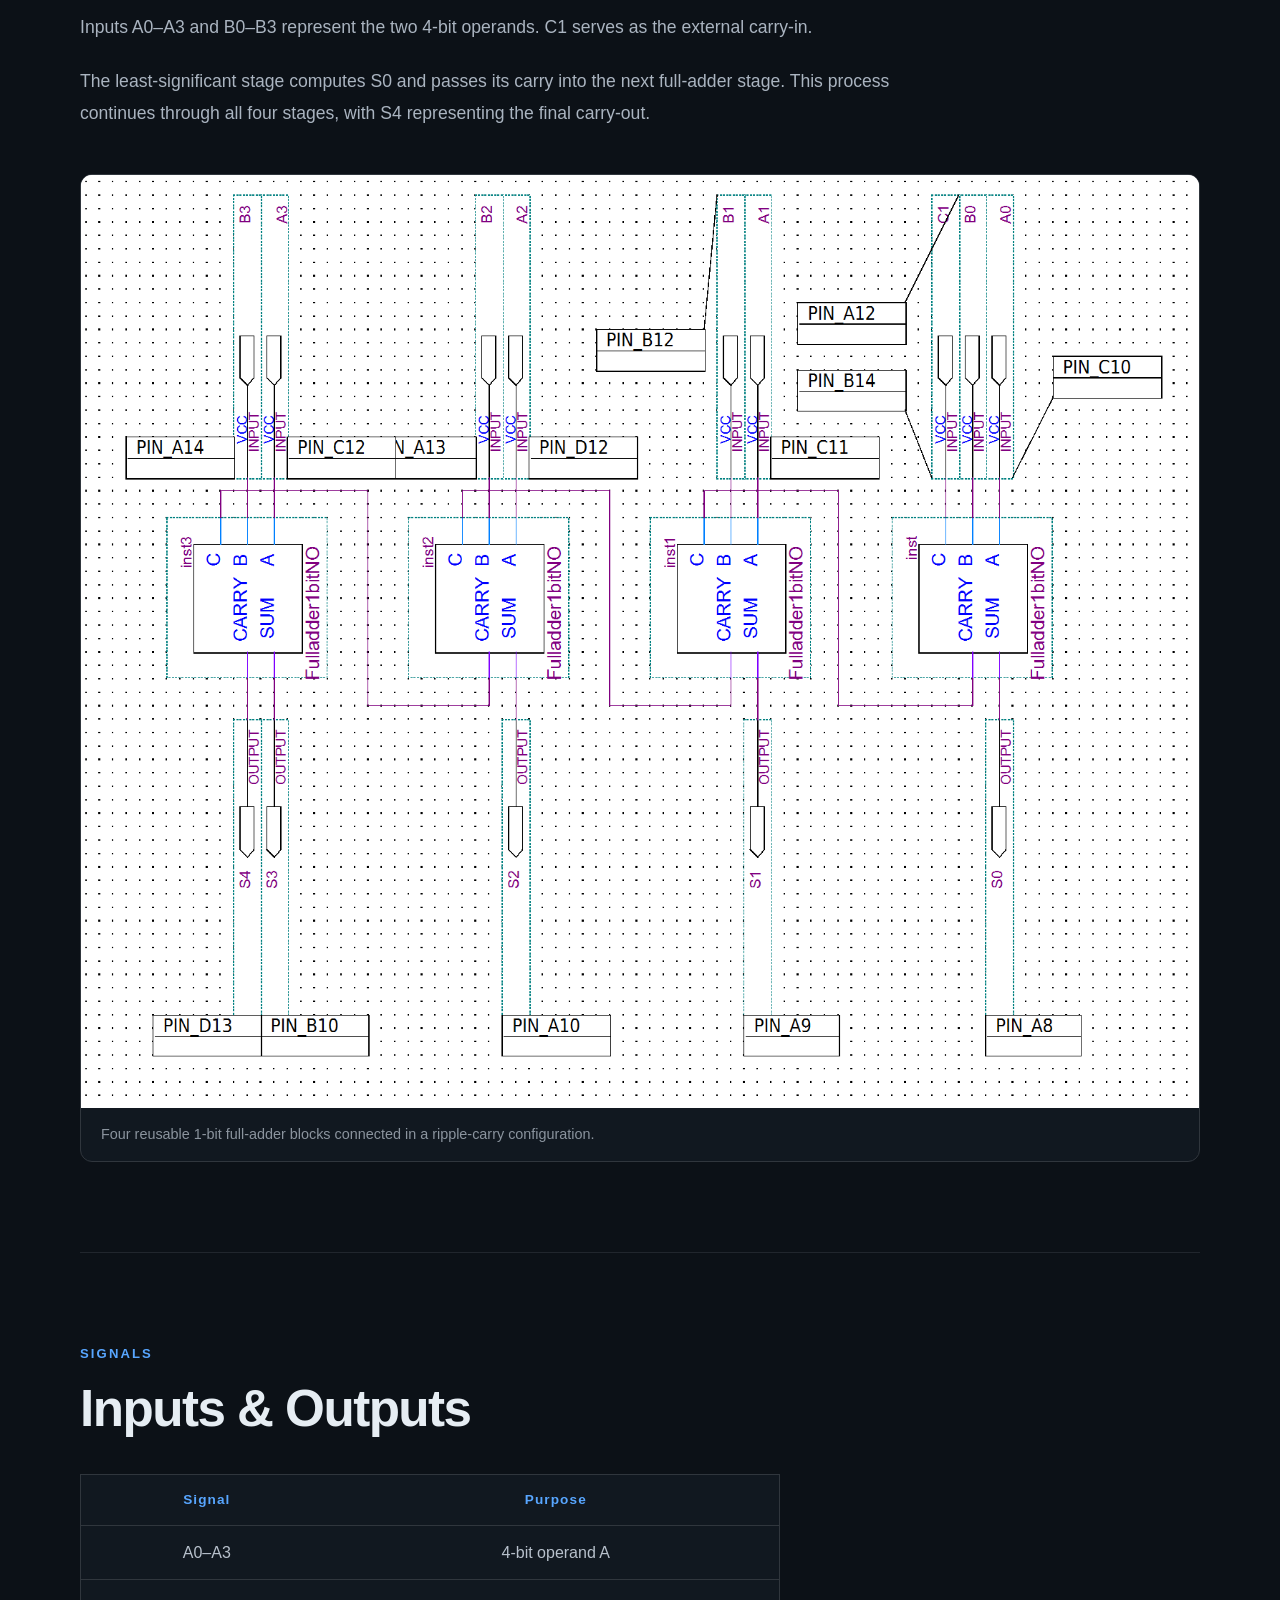
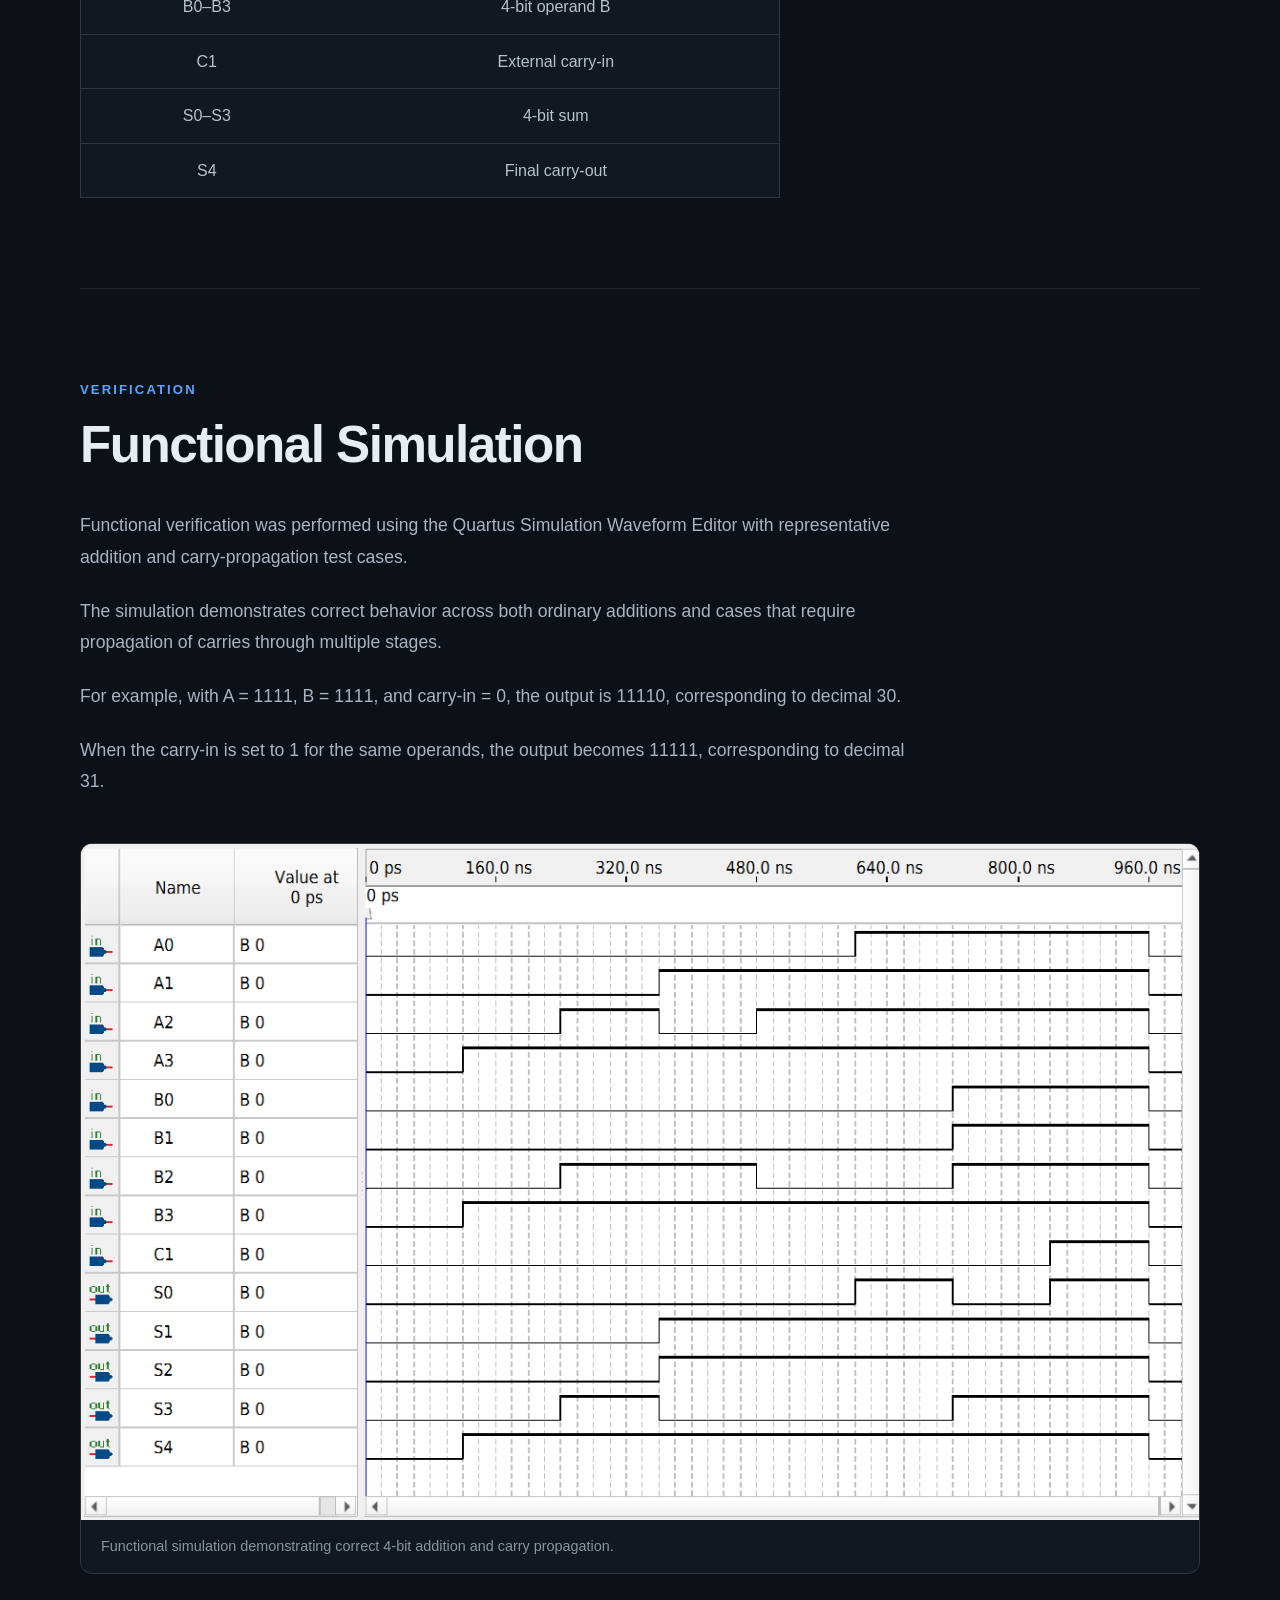
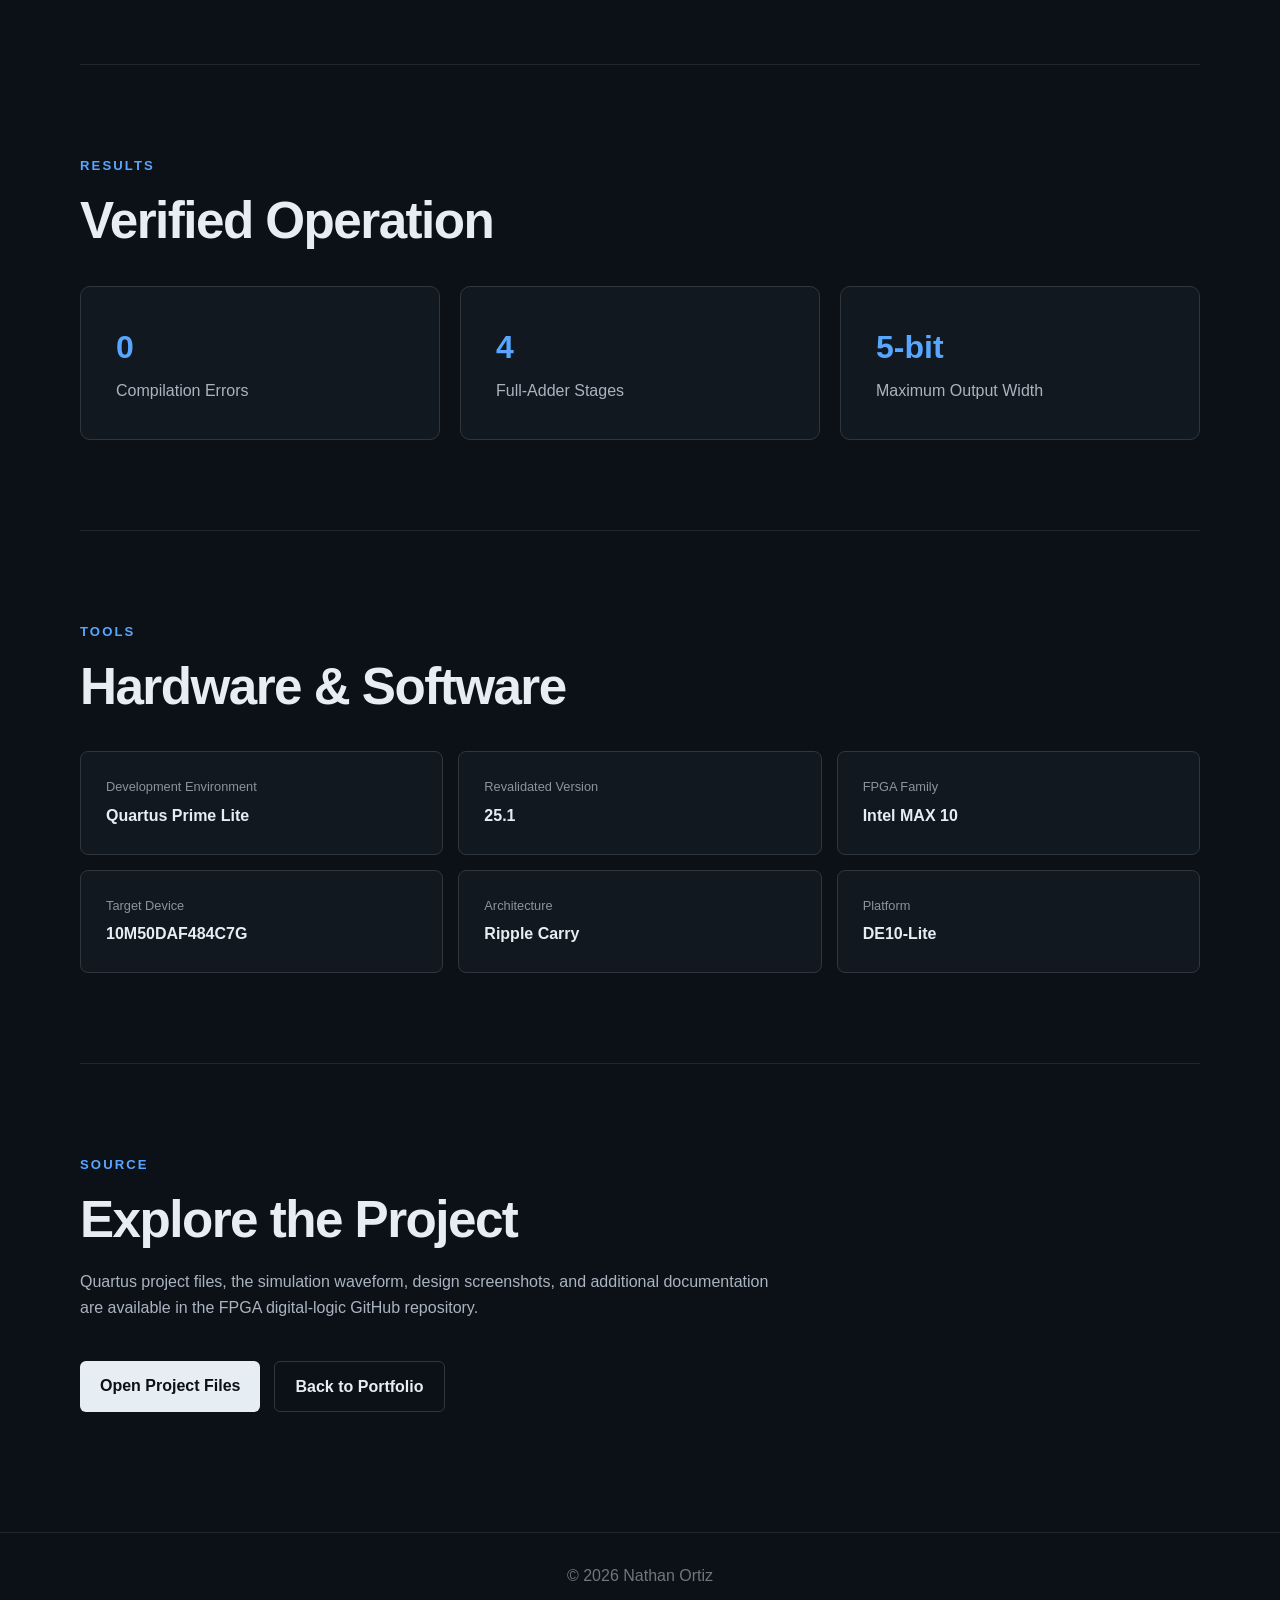
<file: projects/fpga-4-bit-full-adder.html>
<!DOCTYPE html>
<html lang="en">

<head>
    <meta charset="UTF-8">
    <meta name="viewport" content="width=device-width, initial-scale=1.0">

    <title>4-Bit Full Adder | Nathan Ortiz</title>

    <meta name="description"
        content="4-bit ripple-carry full adder project by Nathan Ortiz, implemented and functionally verified in Intel/Altera Quartus Prime using reusable 1-bit full-adder blocks.">

    <link rel="icon" type="image/png" href="../favicon.png">
    <link rel="apple-touch-icon" href="../favicon.png">
    <link rel="stylesheet" href="../style.css">
</head>

<body>

    <header class="project-page-header">

        <nav class="navbar project-navbar">

            <a class="logo" href="../index.html">
                Nathan Ortiz
            </a>

            <button class="menu-toggle" type="button" aria-label="Open navigation menu" aria-expanded="false">
                ☰
            </button>

            <div class="nav-links">
                <a href="../index.html#about">About</a>
                <a href="../index.html#projects">Projects</a>
                <a href="../index.html#experience">Experience</a>
                <a href="../index.html#skills">Skills</a>
                <a href="../index.html#contact">Contact</a>
            </div>

        </nav>

    </header>


    <main class="case-study">

        <section class="case-study-hero">

            <a class="back-link" href="../index.html#projects">
                ← Back to Projects
            </a>

            <p class="eyebrow">FPGA / DIGITAL LOGIC</p>

            <h1>4-Bit Ripple-Carry Full Adder</h1>

            <p class="case-study-intro">
                A 4-bit binary adder constructed from four reusable 1-bit
                full-adder blocks and functionally verified in Intel/Altera
                Quartus Prime.
            </p>

            <div class="case-study-tags">
                <span>FPGA</span>
                <span>Quartus Prime</span>
                <span>MAX 10</span>
                <span>Ripple-Carry Adder</span>
                <span>Functional Simulation</span>
            </div>

            <div class="case-study-actions">

                <a class="button primary"
                    href="https://github.com/nortiz01/fpga-digital-logic"
                    target="_blank"
                    rel="noopener noreferrer">
                    GitHub Repository
                </a>

                <a class="button secondary"
                    href="https://github.com/nortiz01/fpga-digital-logic/tree/main/4-bit-full-adder"
                    target="_blank"
                    rel="noopener noreferrer">
                    View Source Files
                </a>

            </div>

        </section>


        <section class="case-study-section">

            <div class="case-study-section-title">
                <p class="eyebrow">OVERVIEW</p>
                <h2>4-Bit Binary Addition</h2>
            </div>

            <div class="case-study-text">

                <p>
                    This project extends the previously implemented 1-bit full
                    adder into a 4-bit ripple-carry architecture capable of
                    adding two 4-bit binary values and an external carry-in.
                </p>

                <p>
                    Four 1-bit full-adder blocks are connected in sequence.
                    The carry output from each stage is passed into the carry
                    input of the next stage, allowing carries to propagate
                    across the complete 4-bit word.
                </p>

                <p>
                    The original coursework project was recovered, reorganized,
                    recompiled in Quartus Prime Lite 25.1, and functionally
                    simulated again for portfolio verification.
                </p>

            </div>

        </section>


        <section class="case-study-section">

            <div class="case-study-section-title">
                <p class="eyebrow">DESIGN</p>
                <h2>Ripple-Carry Architecture</h2>
            </div>

            <div class="case-study-text">

                <p>
                    Inputs A0–A3 and B0–B3 represent the two 4-bit operands.
                    C1 serves as the external carry-in.
                </p>

                <p>
                    The least-significant stage computes S0 and passes its carry
                    into the next full-adder stage. This process continues
                    through all four stages, with S4 representing the final
                    carry-out.
                </p>

            </div>

            <figure class="case-study-figure">
                <img src="../assets/projects/fpga/4-bit-full-adder-schematic.png"
                    alt="Quartus schematic of the 4-bit ripple-carry full adder">

                <figcaption>
                    Four reusable 1-bit full-adder blocks connected in a
                    ripple-carry configuration.
                </figcaption>
            </figure>

        </section>


        <section class="case-study-section">

            <div class="case-study-section-title">
                <p class="eyebrow">SIGNALS</p>
                <h2>Inputs & Outputs</h2>
            </div>

            <div class="table-wrapper">

                <table class="truth-table">

                    <thead>
                        <tr>
                            <th>Signal</th>
                            <th>Purpose</th>
                        </tr>
                    </thead>

                    <tbody>
                        <tr>
                            <td>A0–A3</td>
                            <td>4-bit operand A</td>
                        </tr>
                        <tr>
                            <td>B0–B3</td>
                            <td>4-bit operand B</td>
                        </tr>
                        <tr>
                            <td>C1</td>
                            <td>External carry-in</td>
                        </tr>
                        <tr>
                            <td>S0–S3</td>
                            <td>4-bit sum</td>
                        </tr>
                        <tr>
                            <td>S4</td>
                            <td>Final carry-out</td>
                        </tr>
                    </tbody>

                </table>

            </div>

        </section>


        <section class="case-study-section">

            <div class="case-study-section-title">
                <p class="eyebrow">VERIFICATION</p>
                <h2>Functional Simulation</h2>
            </div>

            <div class="case-study-text">

                <p>
                    Functional verification was performed using the Quartus
                    Simulation Waveform Editor with representative addition and
                    carry-propagation test cases.
                </p>

                <p>
                    The simulation demonstrates correct behavior across both
                    ordinary additions and cases that require propagation of
                    carries through multiple stages.
                </p>

                <p>
                    For example, with A = 1111, B = 1111, and carry-in = 0,
                    the output is 11110, corresponding to decimal 30.
                </p>

                <p>
                    When the carry-in is set to 1 for the same operands, the
                    output becomes 11111, corresponding to decimal 31.
                </p>

            </div>

            <figure class="case-study-figure">
                <img src="../assets/projects/fpga/4-bit-full-adder-simulation.png"
                    alt="Functional simulation waveform for the 4-bit ripple-carry full adder">

                <figcaption>
                    Functional simulation demonstrating correct 4-bit addition
                    and carry propagation.
                </figcaption>
            </figure>

        </section>


        <section class="case-study-section">

            <div class="case-study-section-title">
                <p class="eyebrow">RESULTS</p>
                <h2>Verified Operation</h2>
            </div>

            <div class="results-grid">

                <div class="result-card">
                    <strong>0</strong>
                    <span>Compilation Errors</span>
                </div>

                <div class="result-card">
                    <strong>4</strong>
                    <span>Full-Adder Stages</span>
                </div>

                <div class="result-card">
                    <strong>5-bit</strong>
                    <span>Maximum Output Width</span>
                </div>

            </div>

        </section>


        <section class="case-study-section">

            <div class="case-study-section-title">
                <p class="eyebrow">TOOLS</p>
                <h2>Hardware & Software</h2>
            </div>

            <div class="project-spec-grid">

                <div class="project-spec">
                    <span>Development Environment</span>
                    <strong>Quartus Prime Lite</strong>
                </div>

                <div class="project-spec">
                    <span>Revalidated Version</span>
                    <strong>25.1</strong>
                </div>

                <div class="project-spec">
                    <span>FPGA Family</span>
                    <strong>Intel MAX 10</strong>
                </div>

                <div class="project-spec">
                    <span>Target Device</span>
                    <strong>10M50DAF484C7G</strong>
                </div>

                <div class="project-spec">
                    <span>Architecture</span>
                    <strong>Ripple Carry</strong>
                </div>

                <div class="project-spec">
                    <span>Platform</span>
                    <strong>DE10-Lite</strong>
                </div>

            </div>

        </section>


        <section class="case-study-section case-study-footer-section">

            <p class="eyebrow">SOURCE</p>

            <h2>Explore the Project</h2>

            <p>
                Quartus project files, the simulation waveform, design
                screenshots, and additional documentation are available in the
                FPGA digital-logic GitHub repository.
            </p>

            <div class="case-study-actions">

                <a class="button primary"
                    href="https://github.com/nortiz01/fpga-digital-logic/tree/main/4-bit-full-adder"
                    target="_blank"
                    rel="noopener noreferrer">
                    Open Project Files
                </a>

                <a class="button secondary" href="../index.html#projects">
                    Back to Portfolio
                </a>

            </div>

        </section>

    </main>


    <footer>
        <p>© 2026 Nathan Ortiz</p>
    </footer>

    <script src="../script.js"></script>

</body>

</html>
</file>
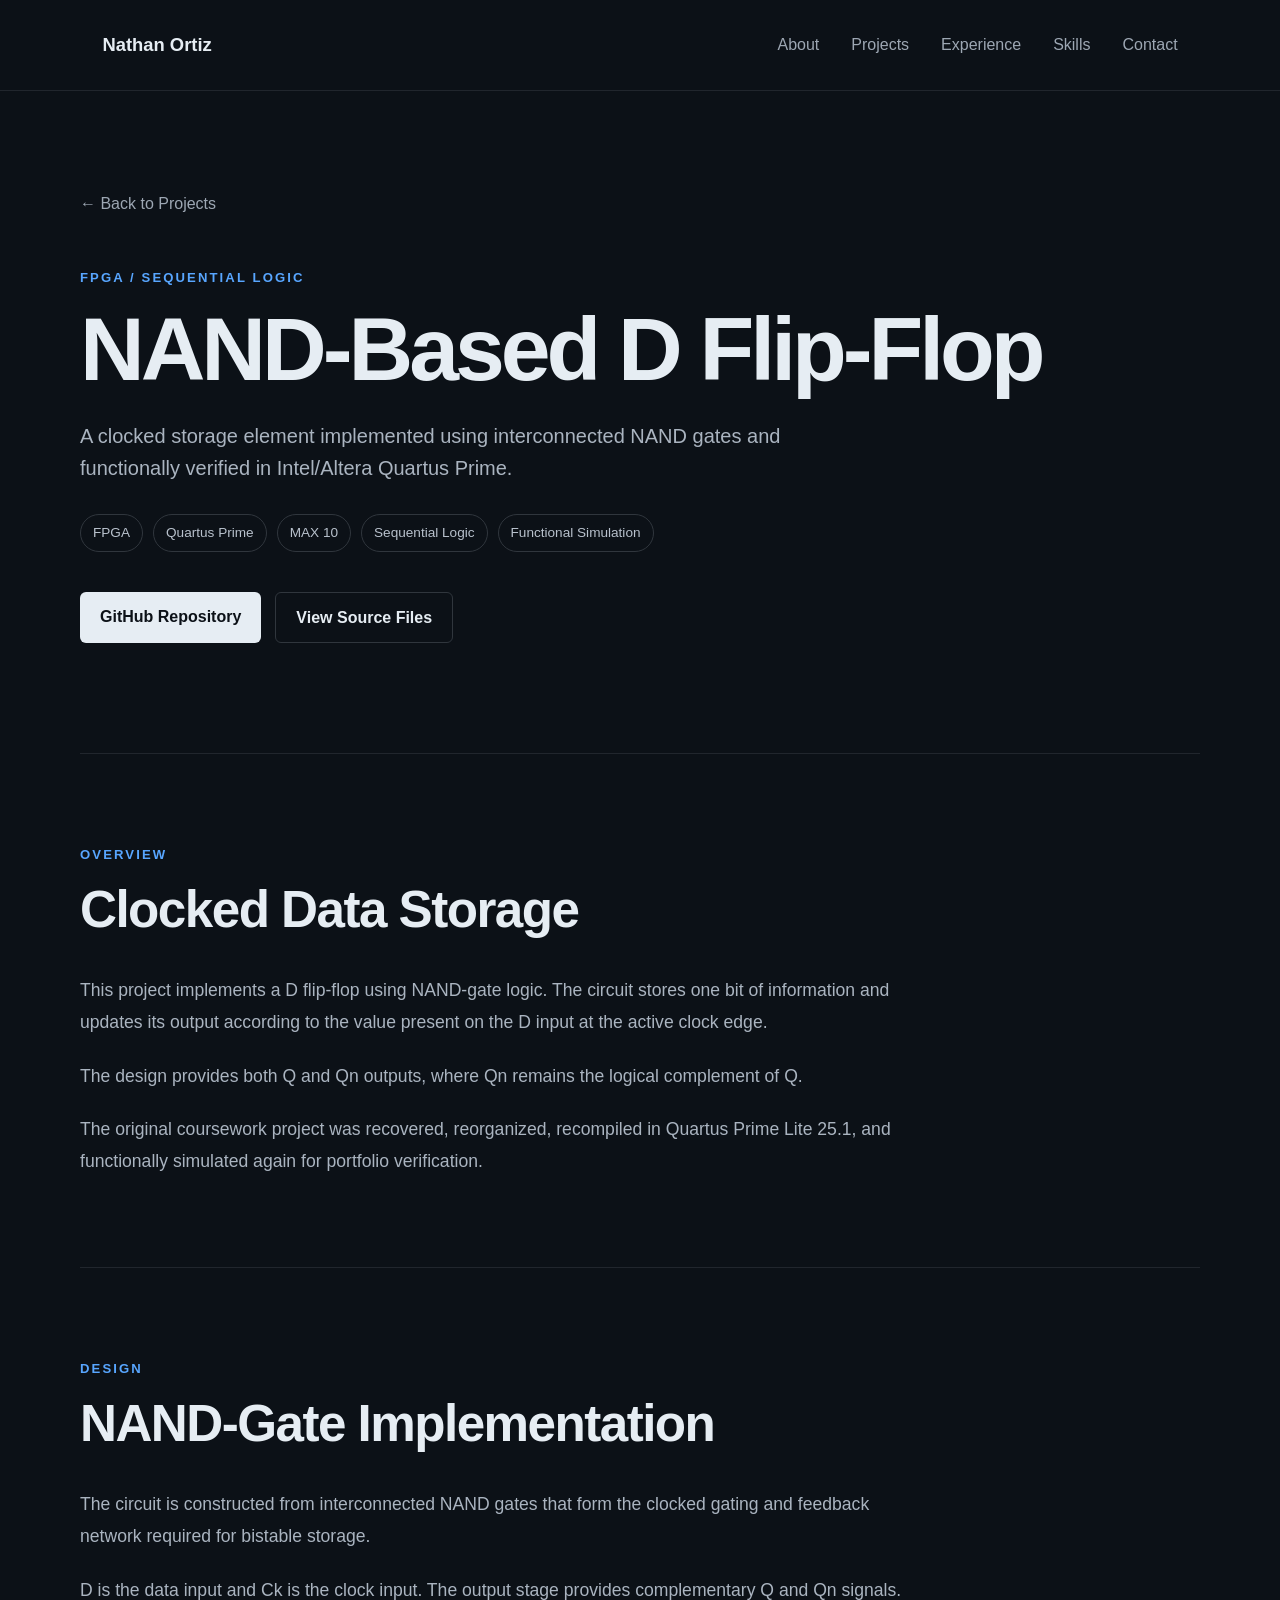
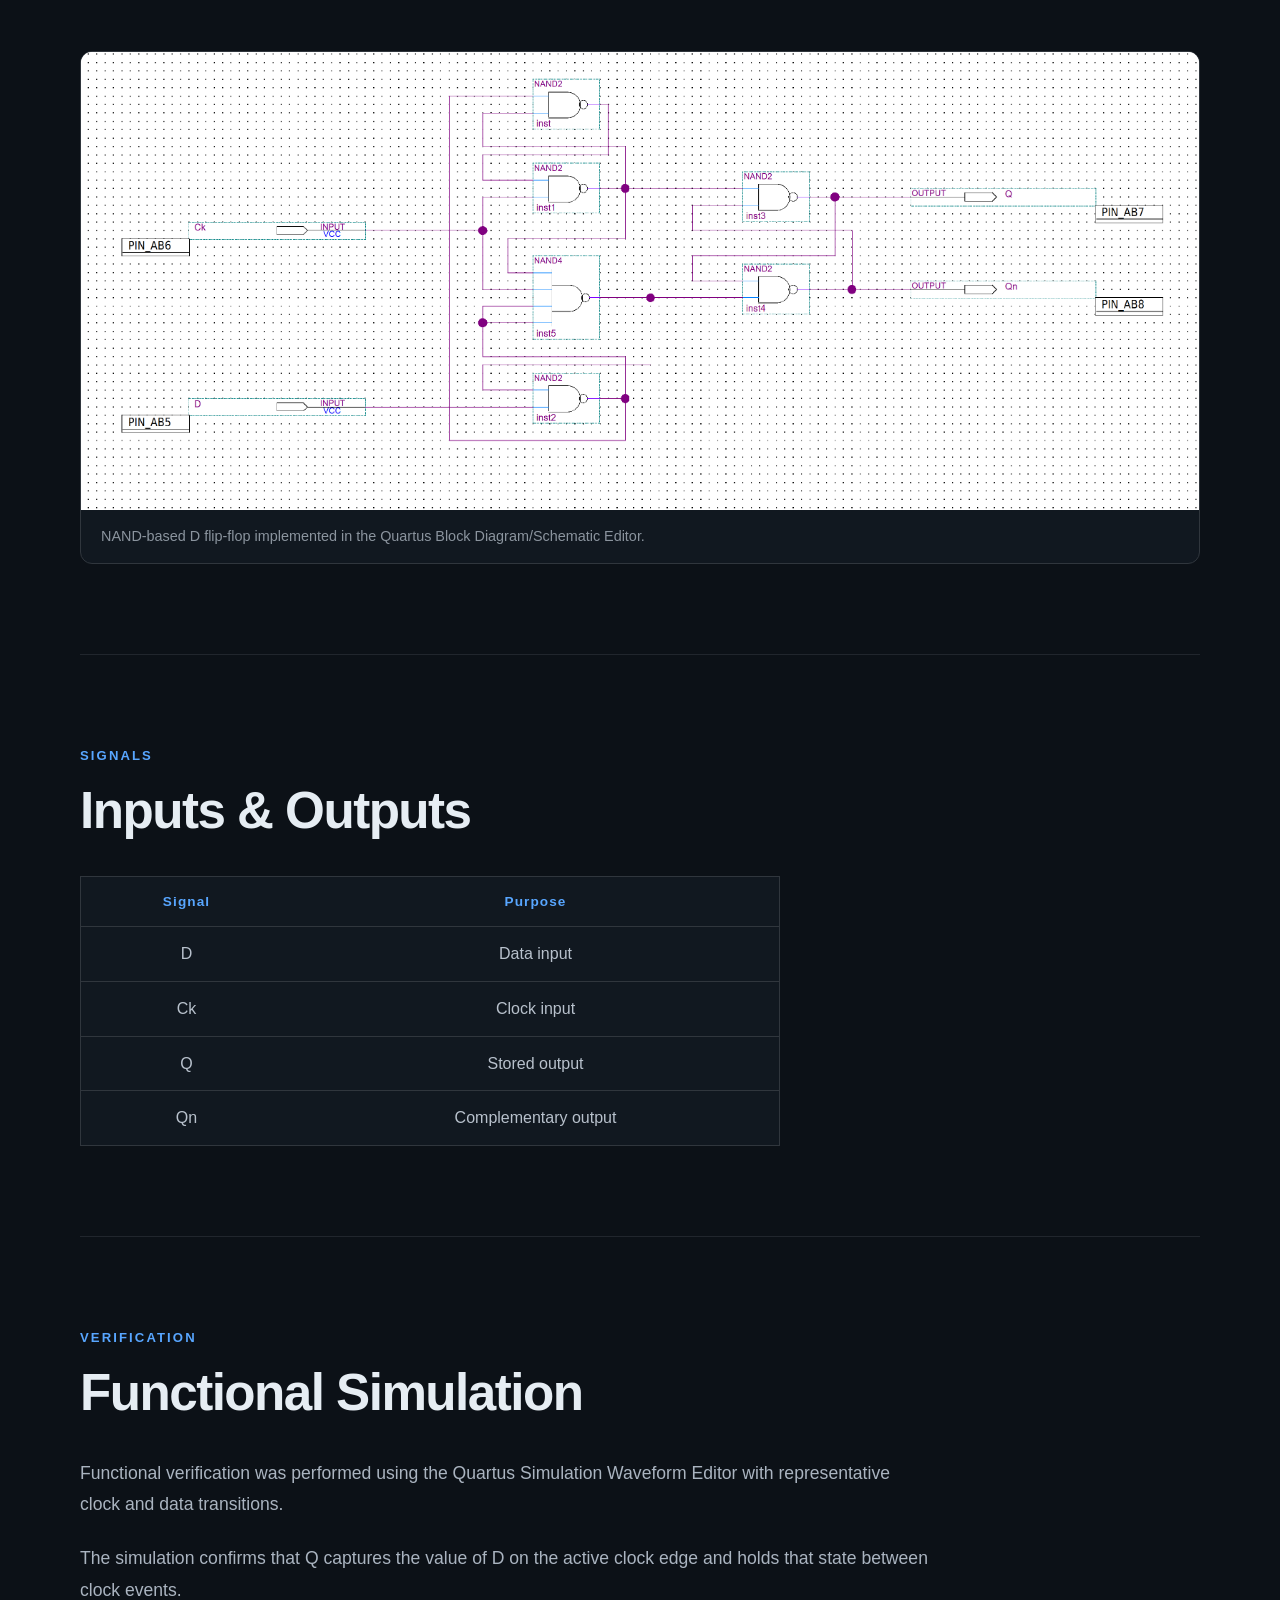
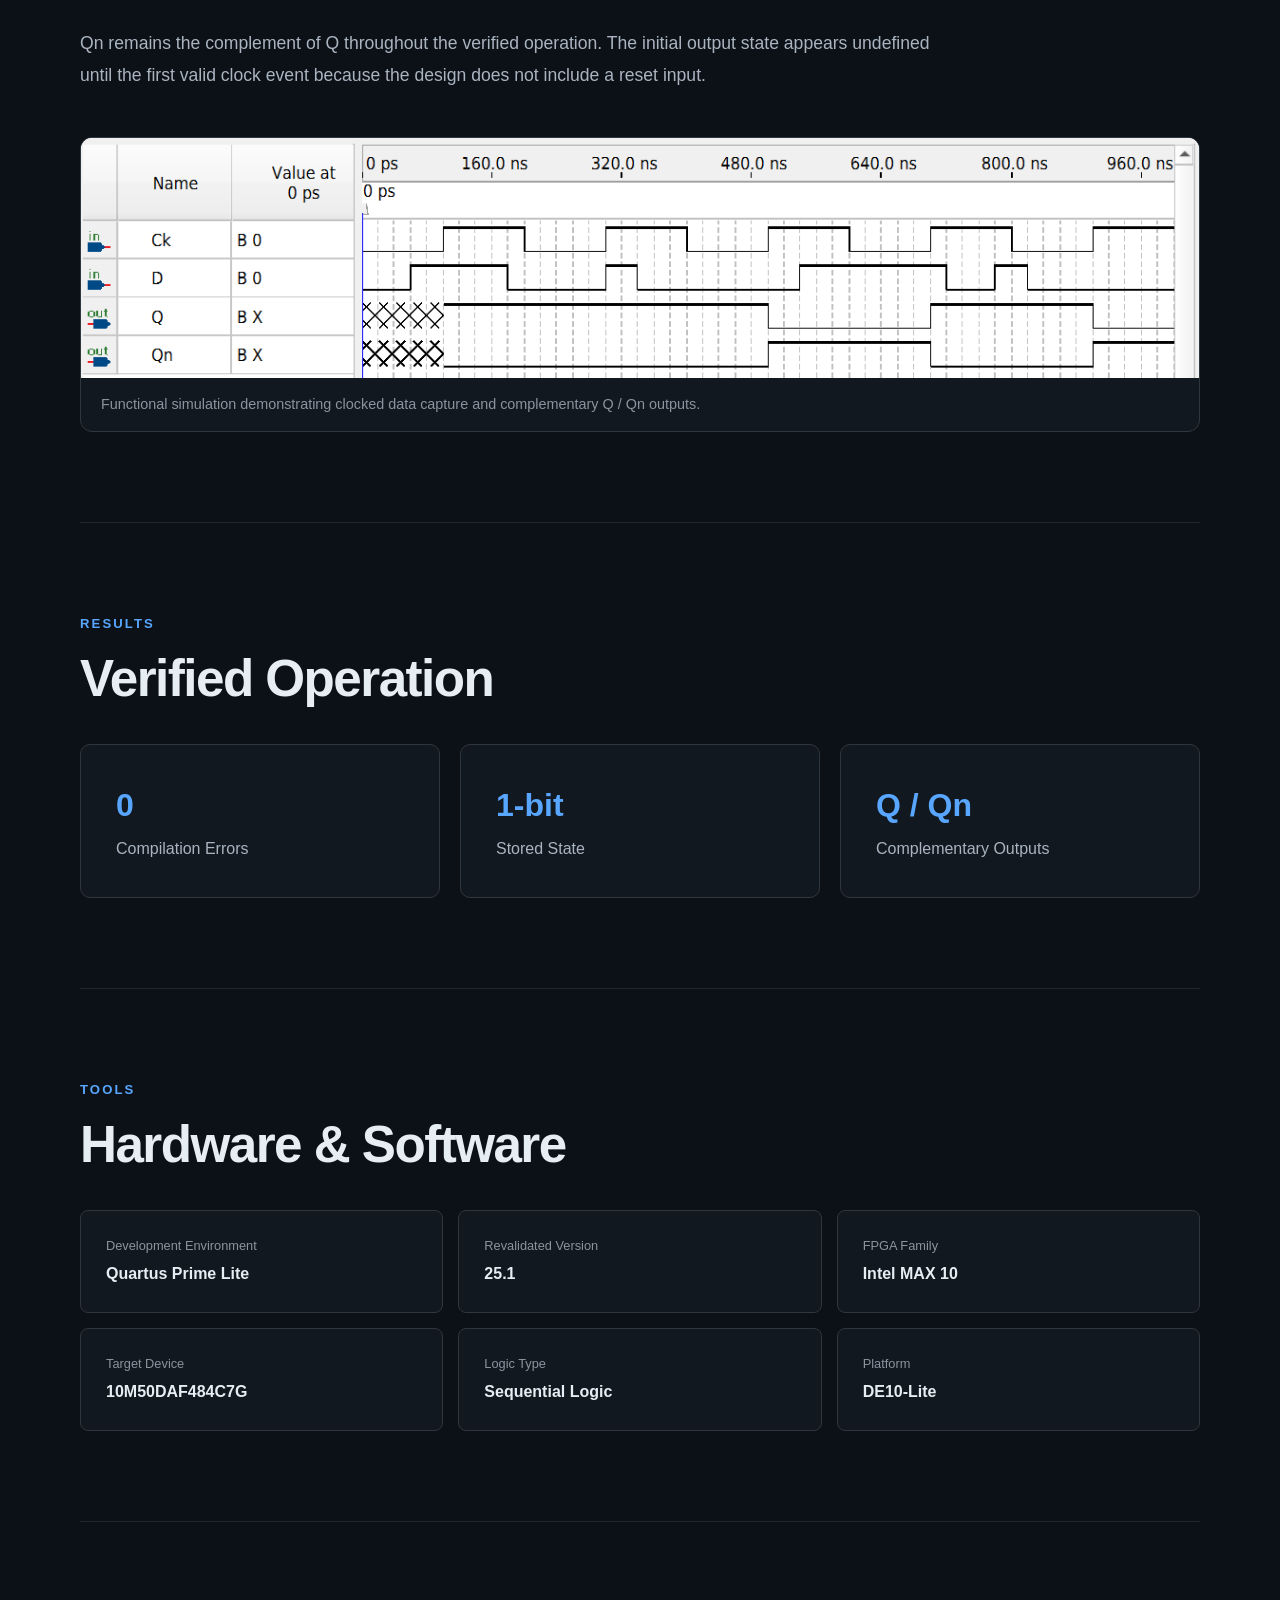
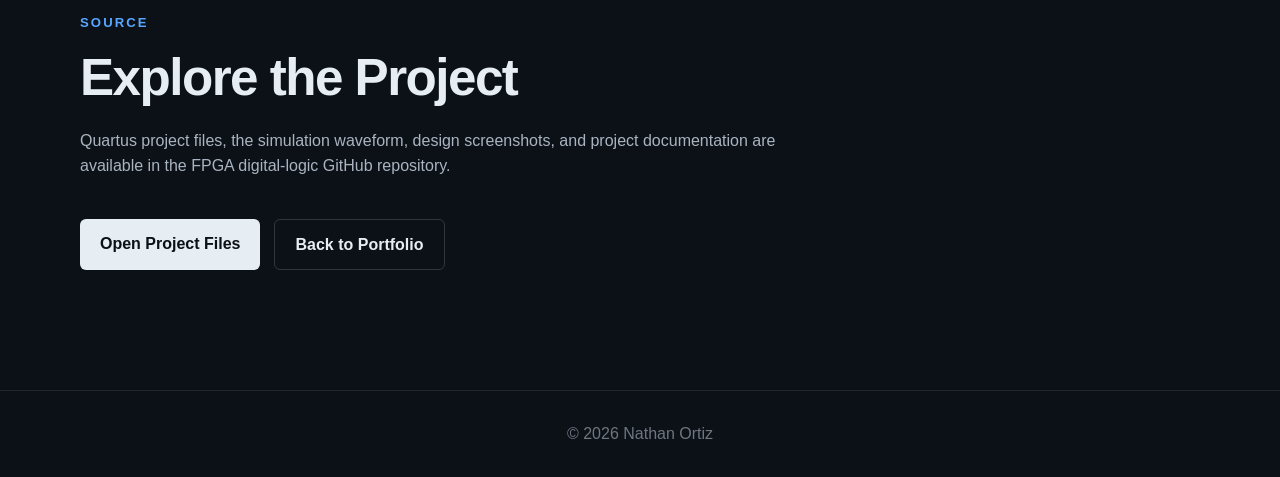
<file: projects/fpga-dff.html>
<!DOCTYPE html>
<html lang="en">

<head>
    <meta charset="UTF-8">
    <meta name="viewport" content="width=device-width, initial-scale=1.0">

    <title>NAND-Based D Flip-Flop | Nathan Ortiz</title>

    <meta name="description"
        content="NAND-based D flip-flop project by Nathan Ortiz, implemented and functionally verified in Intel/Altera Quartus Prime.">

    <link rel="icon" type="image/png" href="../favicon.png">
    <link rel="apple-touch-icon" href="../favicon.png">
    <link rel="stylesheet" href="../style.css">
</head>

<body>

    <header class="project-page-header">

        <nav class="navbar project-navbar">

            <a class="logo" href="../index.html">
                Nathan Ortiz
            </a>

            <button class="menu-toggle" type="button" aria-label="Open navigation menu" aria-expanded="false">
                ☰
            </button>

            <div class="nav-links">
                <a href="../index.html#about">About</a>
                <a href="../index.html#projects">Projects</a>
                <a href="../index.html#experience">Experience</a>
                <a href="../index.html#skills">Skills</a>
                <a href="../index.html#contact">Contact</a>
            </div>

        </nav>

    </header>


    <main class="case-study">

        <section class="case-study-hero">

            <a class="back-link" href="../index.html#projects">
                ← Back to Projects
            </a>

            <p class="eyebrow">FPGA / SEQUENTIAL LOGIC</p>

            <h1>NAND-Based D Flip-Flop</h1>

            <p class="case-study-intro">
                A clocked storage element implemented using interconnected NAND
                gates and functionally verified in Intel/Altera Quartus Prime.
            </p>

            <div class="case-study-tags">
                <span>FPGA</span>
                <span>Quartus Prime</span>
                <span>MAX 10</span>
                <span>Sequential Logic</span>
                <span>Functional Simulation</span>
            </div>

            <div class="case-study-actions">

                <a class="button primary"
                    href="https://github.com/nortiz01/fpga-digital-logic"
                    target="_blank"
                    rel="noopener noreferrer">
                    GitHub Repository
                </a>

                <a class="button secondary"
                    href="https://github.com/nortiz01/fpga-digital-logic/tree/main/DFF"
                    target="_blank"
                    rel="noopener noreferrer">
                    View Source Files
                </a>

            </div>

        </section>


        <section class="case-study-section">

            <div class="case-study-section-title">
                <p class="eyebrow">OVERVIEW</p>
                <h2>Clocked Data Storage</h2>
            </div>

            <div class="case-study-text">

                <p>
                    This project implements a D flip-flop using NAND-gate logic.
                    The circuit stores one bit of information and updates its
                    output according to the value present on the D input at the
                    active clock edge.
                </p>

                <p>
                    The design provides both Q and Qn outputs, where Qn remains
                    the logical complement of Q.
                </p>

                <p>
                    The original coursework project was recovered, reorganized,
                    recompiled in Quartus Prime Lite 25.1, and functionally
                    simulated again for portfolio verification.
                </p>

            </div>

        </section>


        <section class="case-study-section">

            <div class="case-study-section-title">
                <p class="eyebrow">DESIGN</p>
                <h2>NAND-Gate Implementation</h2>
            </div>

            <div class="case-study-text">

                <p>
                    The circuit is constructed from interconnected NAND gates
                    that form the clocked gating and feedback network required
                    for bistable storage.
                </p>

                <p>
                    D is the data input and Ck is the clock input. The output
                    stage provides complementary Q and Qn signals.
                </p>

            </div>

            <figure class="case-study-figure">
                <img src="../assets/projects/fpga/dff-schematic.png"
                    alt="Quartus schematic of a NAND-based D flip-flop">

                <figcaption>
                    NAND-based D flip-flop implemented in the Quartus
                    Block Diagram/Schematic Editor.
                </figcaption>
            </figure>

        </section>


        <section class="case-study-section">

            <div class="case-study-section-title">
                <p class="eyebrow">SIGNALS</p>
                <h2>Inputs & Outputs</h2>
            </div>

            <div class="table-wrapper">

                <table class="truth-table">

                    <thead>
                        <tr>
                            <th>Signal</th>
                            <th>Purpose</th>
                        </tr>
                    </thead>

                    <tbody>
                        <tr>
                            <td>D</td>
                            <td>Data input</td>
                        </tr>
                        <tr>
                            <td>Ck</td>
                            <td>Clock input</td>
                        </tr>
                        <tr>
                            <td>Q</td>
                            <td>Stored output</td>
                        </tr>
                        <tr>
                            <td>Qn</td>
                            <td>Complementary output</td>
                        </tr>
                    </tbody>

                </table>

            </div>

        </section>


        <section class="case-study-section">

            <div class="case-study-section-title">
                <p class="eyebrow">VERIFICATION</p>
                <h2>Functional Simulation</h2>
            </div>

            <div class="case-study-text">

                <p>
                    Functional verification was performed using the Quartus
                    Simulation Waveform Editor with representative clock and
                    data transitions.
                </p>

                <p>
                    The simulation confirms that Q captures the value of D on
                    the active clock edge and holds that state between clock
                    events.
                </p>

                <p>
                    Qn remains the complement of Q throughout the verified
                    operation. The initial output state appears undefined until
                    the first valid clock event because the design does not
                    include a reset input.
                </p>

            </div>

            <figure class="case-study-figure">
                <img src="../assets/projects/fpga/dff-simulation.png"
                    alt="Functional simulation waveform for the NAND-based D flip-flop">

                <figcaption>
                    Functional simulation demonstrating clocked data capture and
                    complementary Q / Qn outputs.
                </figcaption>
            </figure>

        </section>


        <section class="case-study-section">

            <div class="case-study-section-title">
                <p class="eyebrow">RESULTS</p>
                <h2>Verified Operation</h2>
            </div>

            <div class="results-grid">

                <div class="result-card">
                    <strong>0</strong>
                    <span>Compilation Errors</span>
                </div>

                <div class="result-card">
                    <strong>1-bit</strong>
                    <span>Stored State</span>
                </div>

                <div class="result-card">
                    <strong>Q / Qn</strong>
                    <span>Complementary Outputs</span>
                </div>

            </div>

        </section>


        <section class="case-study-section">

            <div class="case-study-section-title">
                <p class="eyebrow">TOOLS</p>
                <h2>Hardware & Software</h2>
            </div>

            <div class="project-spec-grid">

                <div class="project-spec">
                    <span>Development Environment</span>
                    <strong>Quartus Prime Lite</strong>
                </div>

                <div class="project-spec">
                    <span>Revalidated Version</span>
                    <strong>25.1</strong>
                </div>

                <div class="project-spec">
                    <span>FPGA Family</span>
                    <strong>Intel MAX 10</strong>
                </div>

                <div class="project-spec">
                    <span>Target Device</span>
                    <strong>10M50DAF484C7G</strong>
                </div>

                <div class="project-spec">
                    <span>Logic Type</span>
                    <strong>Sequential Logic</strong>
                </div>

                <div class="project-spec">
                    <span>Platform</span>
                    <strong>DE10-Lite</strong>
                </div>

            </div>

        </section>


        <section class="case-study-section case-study-footer-section">

            <p class="eyebrow">SOURCE</p>

            <h2>Explore the Project</h2>

            <p>
                Quartus project files, the simulation waveform, design
                screenshots, and project documentation are available in the
                FPGA digital-logic GitHub repository.
            </p>

            <div class="case-study-actions">

                <a class="button primary"
                    href="https://github.com/nortiz01/fpga-digital-logic/tree/main/DFF"
                    target="_blank"
                    rel="noopener noreferrer">
                    Open Project Files
                </a>

                <a class="button secondary" href="../index.html#projects">
                    Back to Portfolio
                </a>

            </div>

        </section>

    </main>


    <footer>
        <p>© 2026 Nathan Ortiz</p>
    </footer>

    <script src="../script.js"></script>

</body>

</html>
</file>
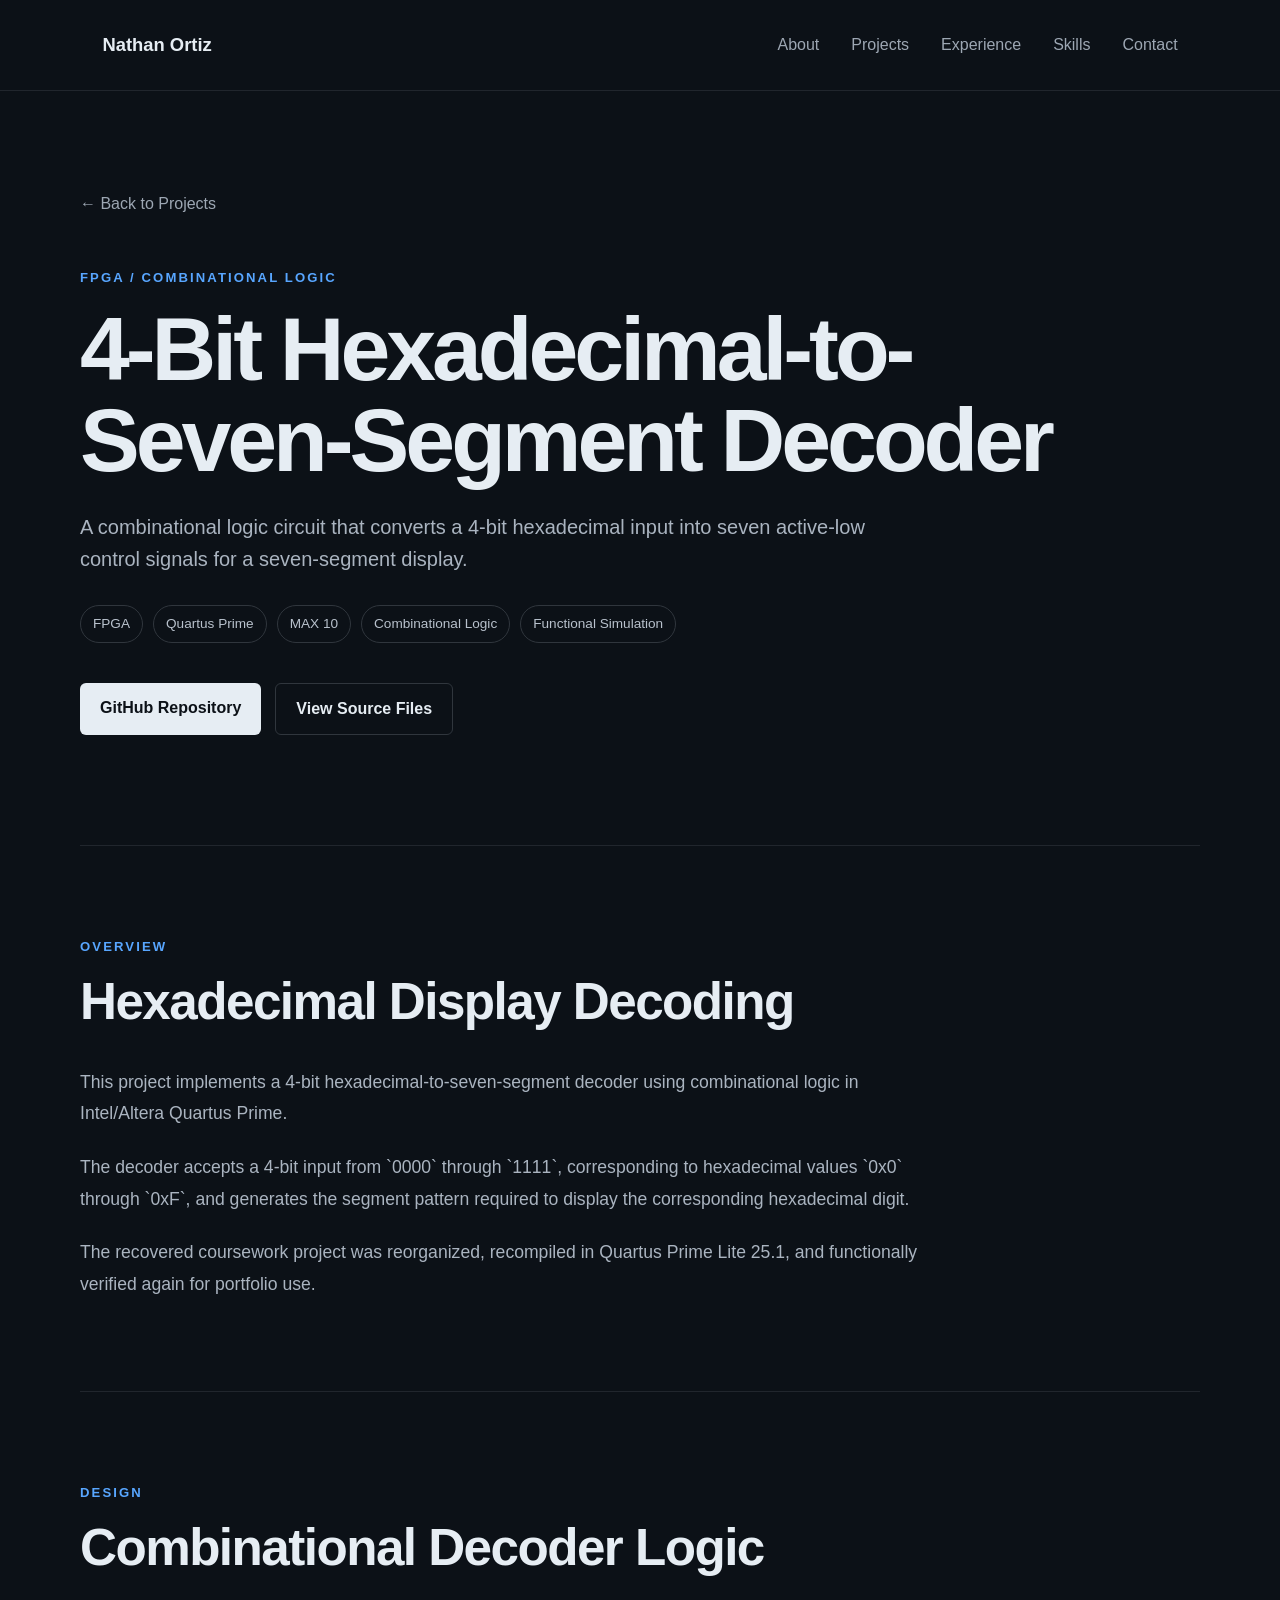
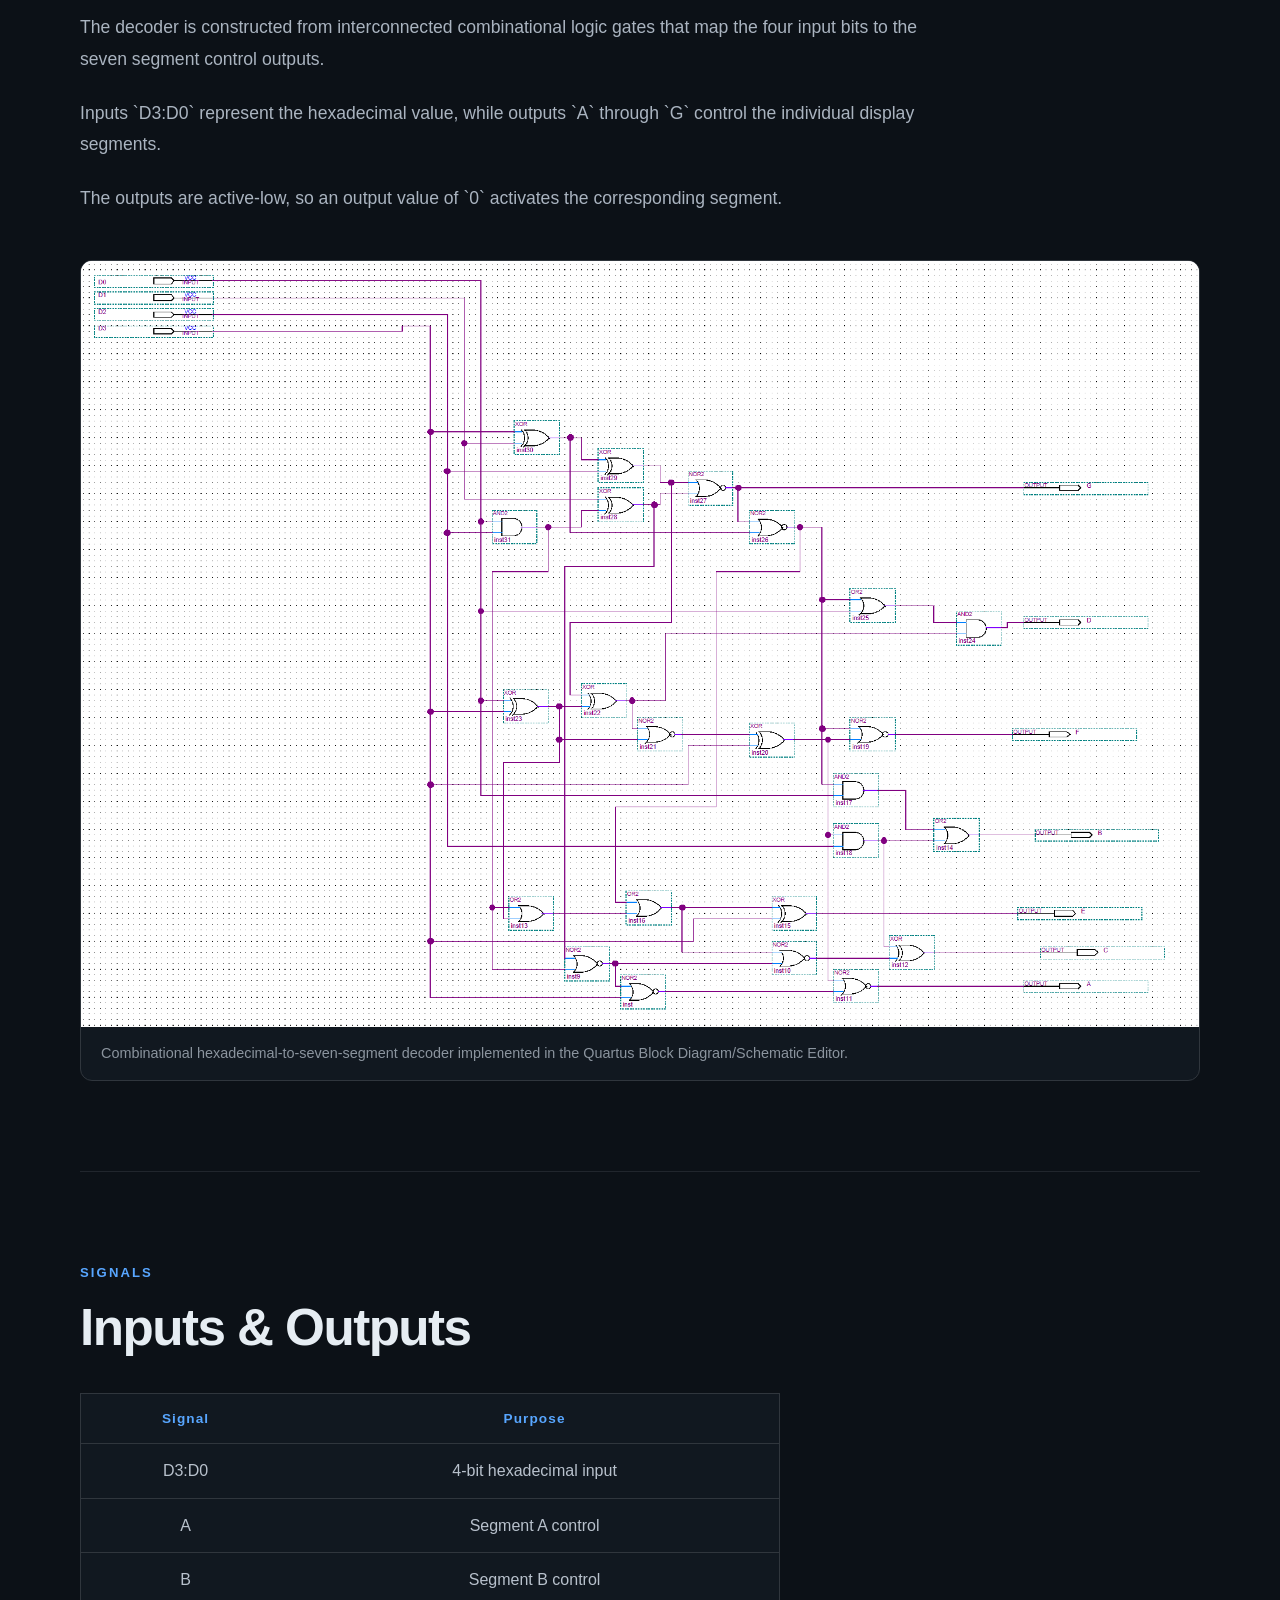
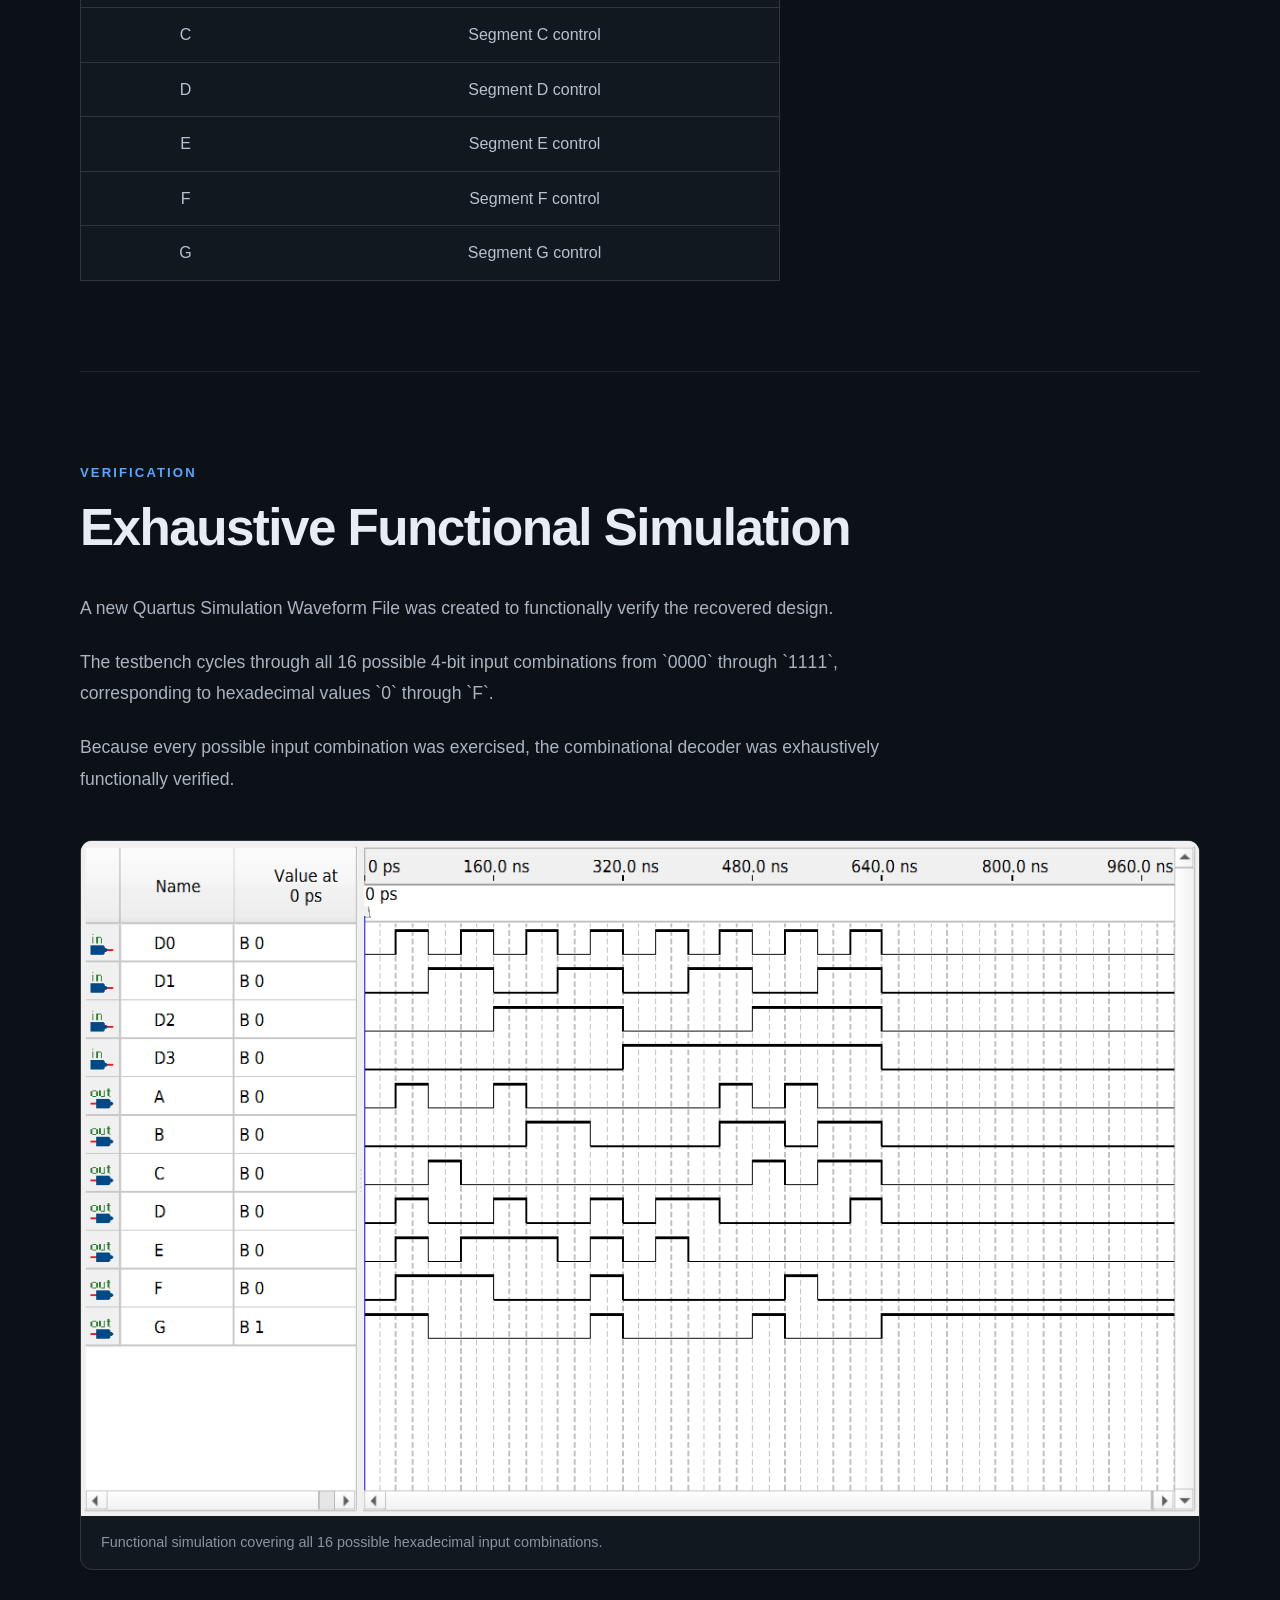
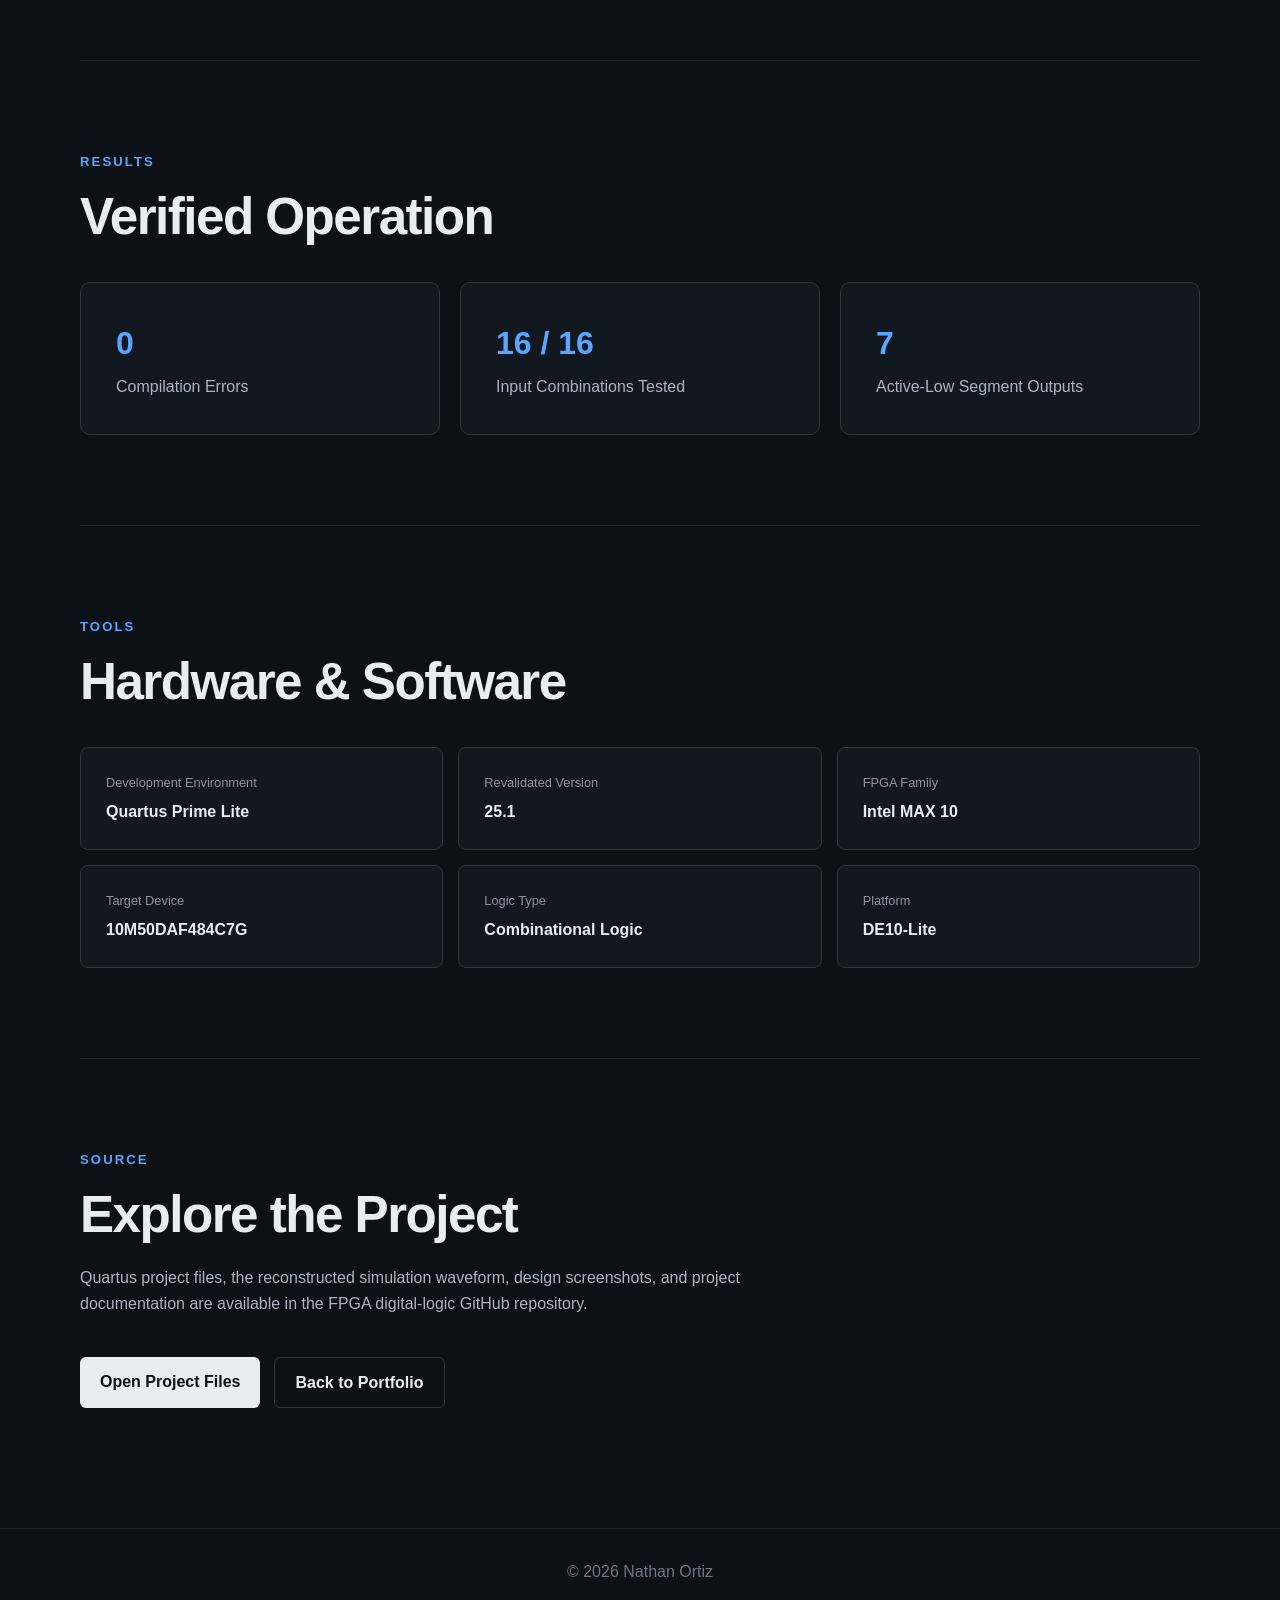
<file: projects/fpga-hex7.html>
<!DOCTYPE html>
<html lang="en">

<head>
    <meta charset="UTF-8">
    <meta name="viewport" content="width=device-width, initial-scale=1.0">

    <title>4-Bit Hexadecimal-to-Seven-Segment Decoder | Nathan Ortiz</title>

    <meta name="description"
        content="4-bit hexadecimal-to-seven-segment decoder project by Nathan Ortiz, implemented and exhaustively functionally verified in Intel/Altera Quartus Prime.">

    <link rel="icon" type="image/png" href="../favicon.png">
    <link rel="apple-touch-icon" href="../favicon.png">
    <link rel="stylesheet" href="../style.css">
</head>

<body>

    <header class="project-page-header">

        <nav class="navbar project-navbar">

            <a class="logo" href="../index.html">
                Nathan Ortiz
            </a>

            <button class="menu-toggle" type="button" aria-label="Open navigation menu" aria-expanded="false">
                ☰
            </button>

            <div class="nav-links">
                <a href="../index.html#about">About</a>
                <a href="../index.html#projects">Projects</a>
                <a href="../index.html#experience">Experience</a>
                <a href="../index.html#skills">Skills</a>
                <a href="../index.html#contact">Contact</a>
            </div>

        </nav>

    </header>


    <main class="case-study">

        <section class="case-study-hero">

            <a class="back-link" href="../index.html#projects">
                ← Back to Projects
            </a>

            <p class="eyebrow">FPGA / COMBINATIONAL LOGIC</p>

            <h1>4-Bit Hexadecimal-to-Seven-Segment Decoder</h1>

            <p class="case-study-intro">
                A combinational logic circuit that converts a 4-bit
                hexadecimal input into seven active-low control signals
                for a seven-segment display.
            </p>

            <div class="case-study-tags">
                <span>FPGA</span>
                <span>Quartus Prime</span>
                <span>MAX 10</span>
                <span>Combinational Logic</span>
                <span>Functional Simulation</span>
            </div>

            <div class="case-study-actions">

                <a class="button primary"
                    href="https://github.com/nortiz01/fpga-digital-logic"
                    target="_blank"
                    rel="noopener noreferrer">
                    GitHub Repository
                </a>

                <a class="button secondary"
                    href="https://github.com/nortiz01/fpga-digital-logic/tree/main/HEX7"
                    target="_blank"
                    rel="noopener noreferrer">
                    View Source Files
                </a>

            </div>

        </section>


        <section class="case-study-section">

            <div class="case-study-section-title">
                <p class="eyebrow">OVERVIEW</p>
                <h2>Hexadecimal Display Decoding</h2>
            </div>

            <div class="case-study-text">

                <p>
                    This project implements a 4-bit hexadecimal-to-seven-segment
                    decoder using combinational logic in Intel/Altera Quartus Prime.
                </p>

                <p>
                    The decoder accepts a 4-bit input from `0000` through `1111`,
                    corresponding to hexadecimal values `0x0` through `0xF`, and
                    generates the segment pattern required to display the
                    corresponding hexadecimal digit.
                </p>

                <p>
                    The recovered coursework project was reorganized, recompiled
                    in Quartus Prime Lite 25.1, and functionally verified again
                    for portfolio use.
                </p>

            </div>

        </section>


        <section class="case-study-section">

            <div class="case-study-section-title">
                <p class="eyebrow">DESIGN</p>
                <h2>Combinational Decoder Logic</h2>
            </div>

            <div class="case-study-text">

                <p>
                    The decoder is constructed from interconnected combinational
                    logic gates that map the four input bits to the seven segment
                    control outputs.
                </p>

                <p>
                    Inputs `D3:D0` represent the hexadecimal value, while outputs
                    `A` through `G` control the individual display segments.
                </p>

                <p>
                    The outputs are active-low, so an output value of `0`
                    activates the corresponding segment.
                </p>

            </div>

            <figure class="case-study-figure">
                <img src="../assets/projects/fpga/hex7-schematic.png"
                    alt="Quartus schematic of a 4-bit hexadecimal-to-seven-segment decoder">

                <figcaption>
                    Combinational hexadecimal-to-seven-segment decoder
                    implemented in the Quartus Block Diagram/Schematic Editor.
                </figcaption>
            </figure>

        </section>


        <section class="case-study-section">

            <div class="case-study-section-title">
                <p class="eyebrow">SIGNALS</p>
                <h2>Inputs & Outputs</h2>
            </div>

            <div class="table-wrapper">

                <table class="truth-table">

                    <thead>
                        <tr>
                            <th>Signal</th>
                            <th>Purpose</th>
                        </tr>
                    </thead>

                    <tbody>
                        <tr>
                            <td>D3:D0</td>
                            <td>4-bit hexadecimal input</td>
                        </tr>
                        <tr>
                            <td>A</td>
                            <td>Segment A control</td>
                        </tr>
                        <tr>
                            <td>B</td>
                            <td>Segment B control</td>
                        </tr>
                        <tr>
                            <td>C</td>
                            <td>Segment C control</td>
                        </tr>
                        <tr>
                            <td>D</td>
                            <td>Segment D control</td>
                        </tr>
                        <tr>
                            <td>E</td>
                            <td>Segment E control</td>
                        </tr>
                        <tr>
                            <td>F</td>
                            <td>Segment F control</td>
                        </tr>
                        <tr>
                            <td>G</td>
                            <td>Segment G control</td>
                        </tr>
                    </tbody>

                </table>

            </div>

        </section>


        <section class="case-study-section">

            <div class="case-study-section-title">
                <p class="eyebrow">VERIFICATION</p>
                <h2>Exhaustive Functional Simulation</h2>
            </div>

            <div class="case-study-text">

                <p>
                    A new Quartus Simulation Waveform File was created to
                    functionally verify the recovered design.
                </p>

                <p>
                    The testbench cycles through all 16 possible 4-bit input
                    combinations from `0000` through `1111`, corresponding to
                    hexadecimal values `0` through `F`.
                </p>

                <p>
                    Because every possible input combination was exercised,
                    the combinational decoder was exhaustively functionally
                    verified.
                </p>

            </div>

            <figure class="case-study-figure">
                <img src="../assets/projects/fpga/hex7-simulation.png"
                    alt="Functional simulation waveform for the hexadecimal-to-seven-segment decoder">

                <figcaption>
                    Functional simulation covering all 16 possible
                    hexadecimal input combinations.
                </figcaption>
            </figure>

        </section>


        <section class="case-study-section">

            <div class="case-study-section-title">
                <p class="eyebrow">RESULTS</p>
                <h2>Verified Operation</h2>
            </div>

            <div class="results-grid">

                <div class="result-card">
                    <strong>0</strong>
                    <span>Compilation Errors</span>
                </div>

                <div class="result-card">
                    <strong>16 / 16</strong>
                    <span>Input Combinations Tested</span>
                </div>

                <div class="result-card">
                    <strong>7</strong>
                    <span>Active-Low Segment Outputs</span>
                </div>

            </div>

        </section>


        <section class="case-study-section">

            <div class="case-study-section-title">
                <p class="eyebrow">TOOLS</p>
                <h2>Hardware & Software</h2>
            </div>

            <div class="project-spec-grid">

                <div class="project-spec">
                    <span>Development Environment</span>
                    <strong>Quartus Prime Lite</strong>
                </div>

                <div class="project-spec">
                    <span>Revalidated Version</span>
                    <strong>25.1</strong>
                </div>

                <div class="project-spec">
                    <span>FPGA Family</span>
                    <strong>Intel MAX 10</strong>
                </div>

                <div class="project-spec">
                    <span>Target Device</span>
                    <strong>10M50DAF484C7G</strong>
                </div>

                <div class="project-spec">
                    <span>Logic Type</span>
                    <strong>Combinational Logic</strong>
                </div>

                <div class="project-spec">
                    <span>Platform</span>
                    <strong>DE10-Lite</strong>
                </div>

            </div>

        </section>


        <section class="case-study-section case-study-footer-section">

            <p class="eyebrow">SOURCE</p>

            <h2>Explore the Project</h2>

            <p>
                Quartus project files, the reconstructed simulation waveform,
                design screenshots, and project documentation are available
                in the FPGA digital-logic GitHub repository.
            </p>

            <div class="case-study-actions">

                <a class="button primary"
                    href="https://github.com/nortiz01/fpga-digital-logic/tree/main/HEX7"
                    target="_blank"
                    rel="noopener noreferrer">
                    Open Project Files
                </a>

                <a class="button secondary" href="../index.html#projects">
                    Back to Portfolio
                </a>

            </div>

        </section>

    </main>


    <footer>
        <p>© 2026 Nathan Ortiz</p>
    </footer>

    <script src="../script.js"></script>

</body>

</html>
</file>
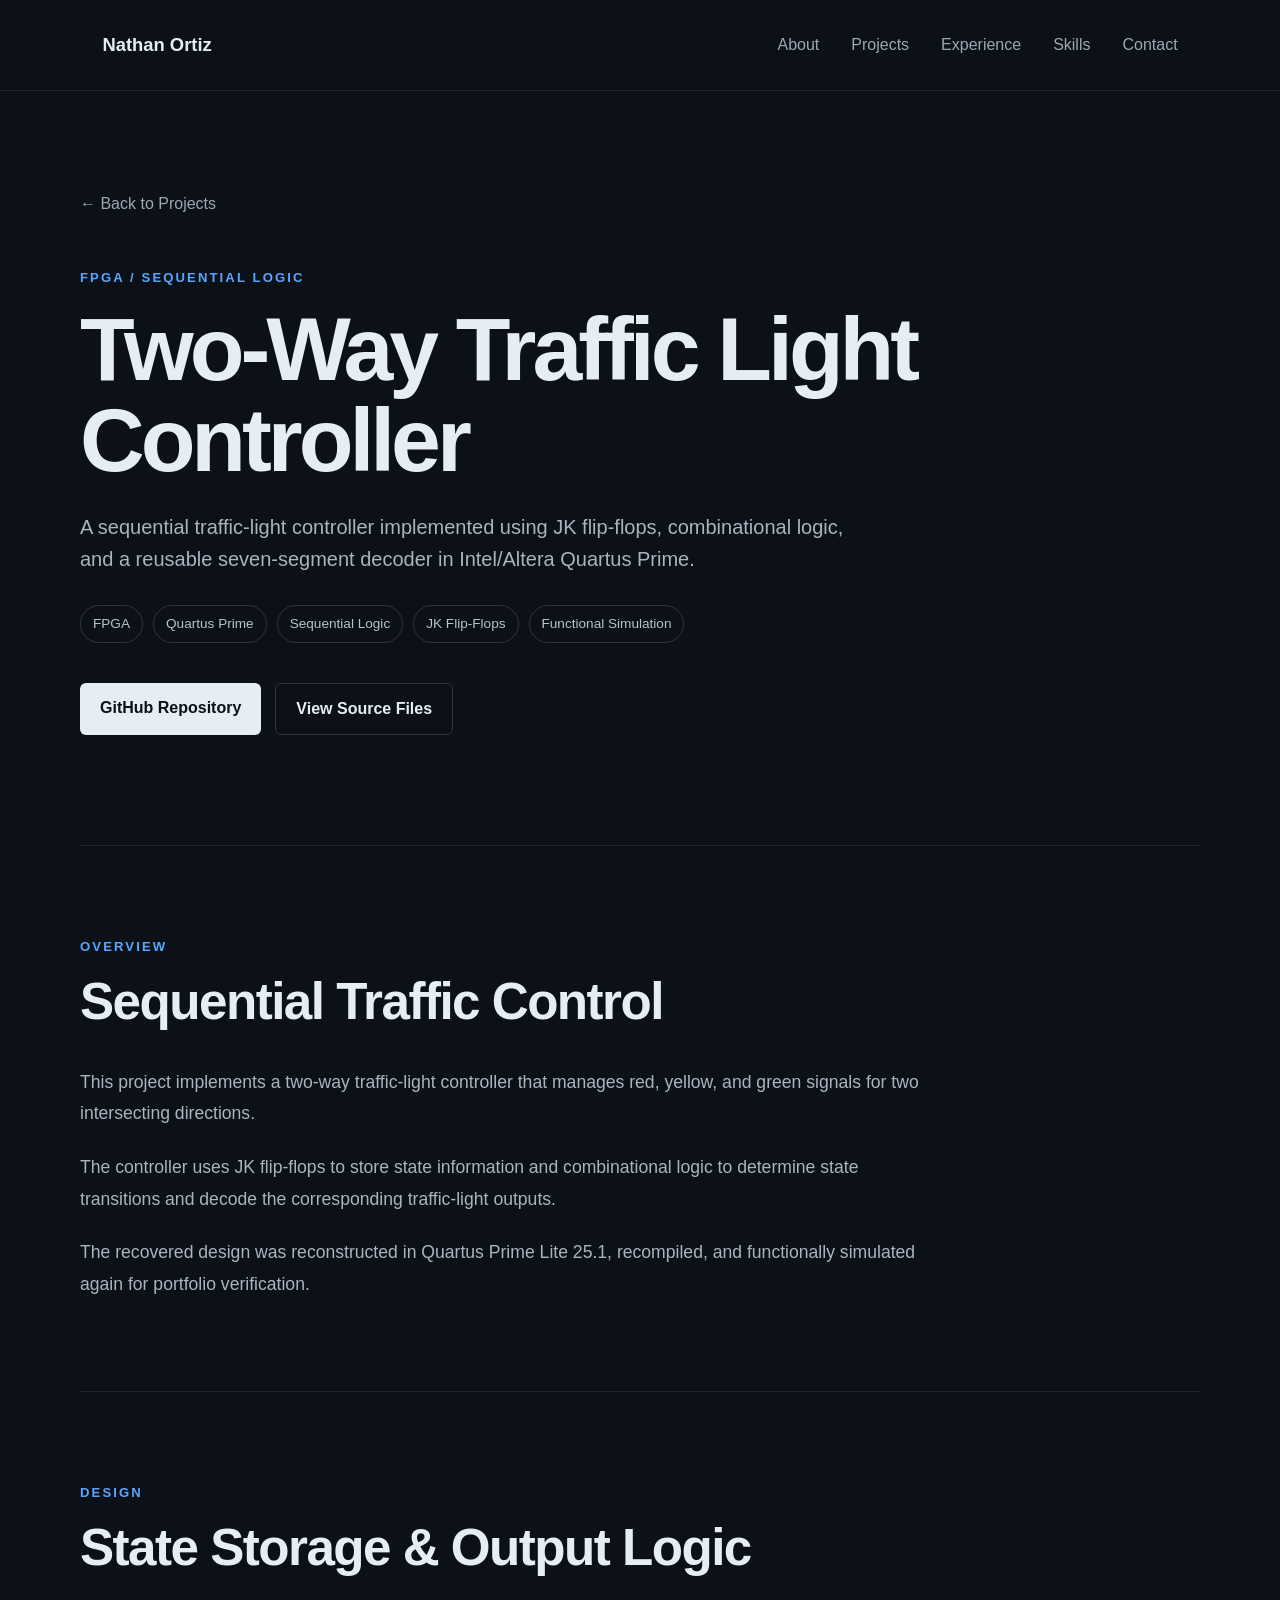
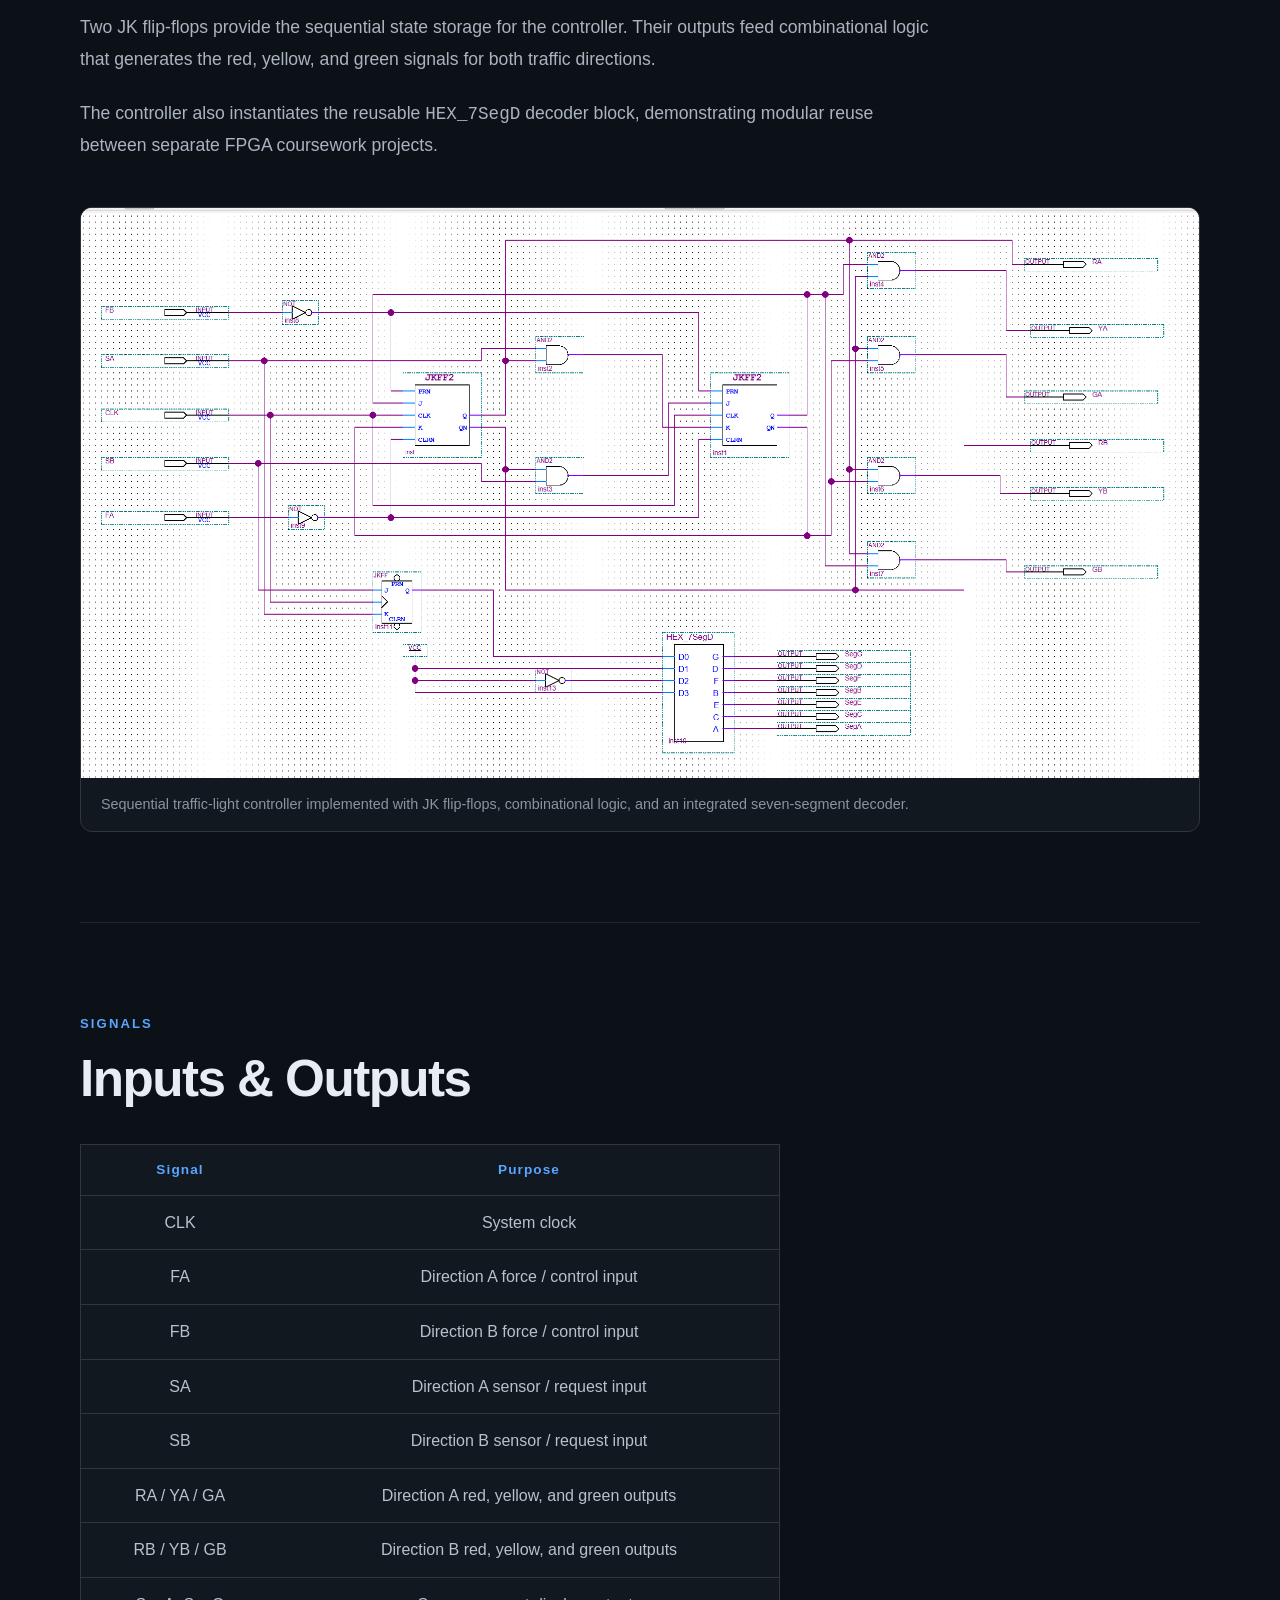
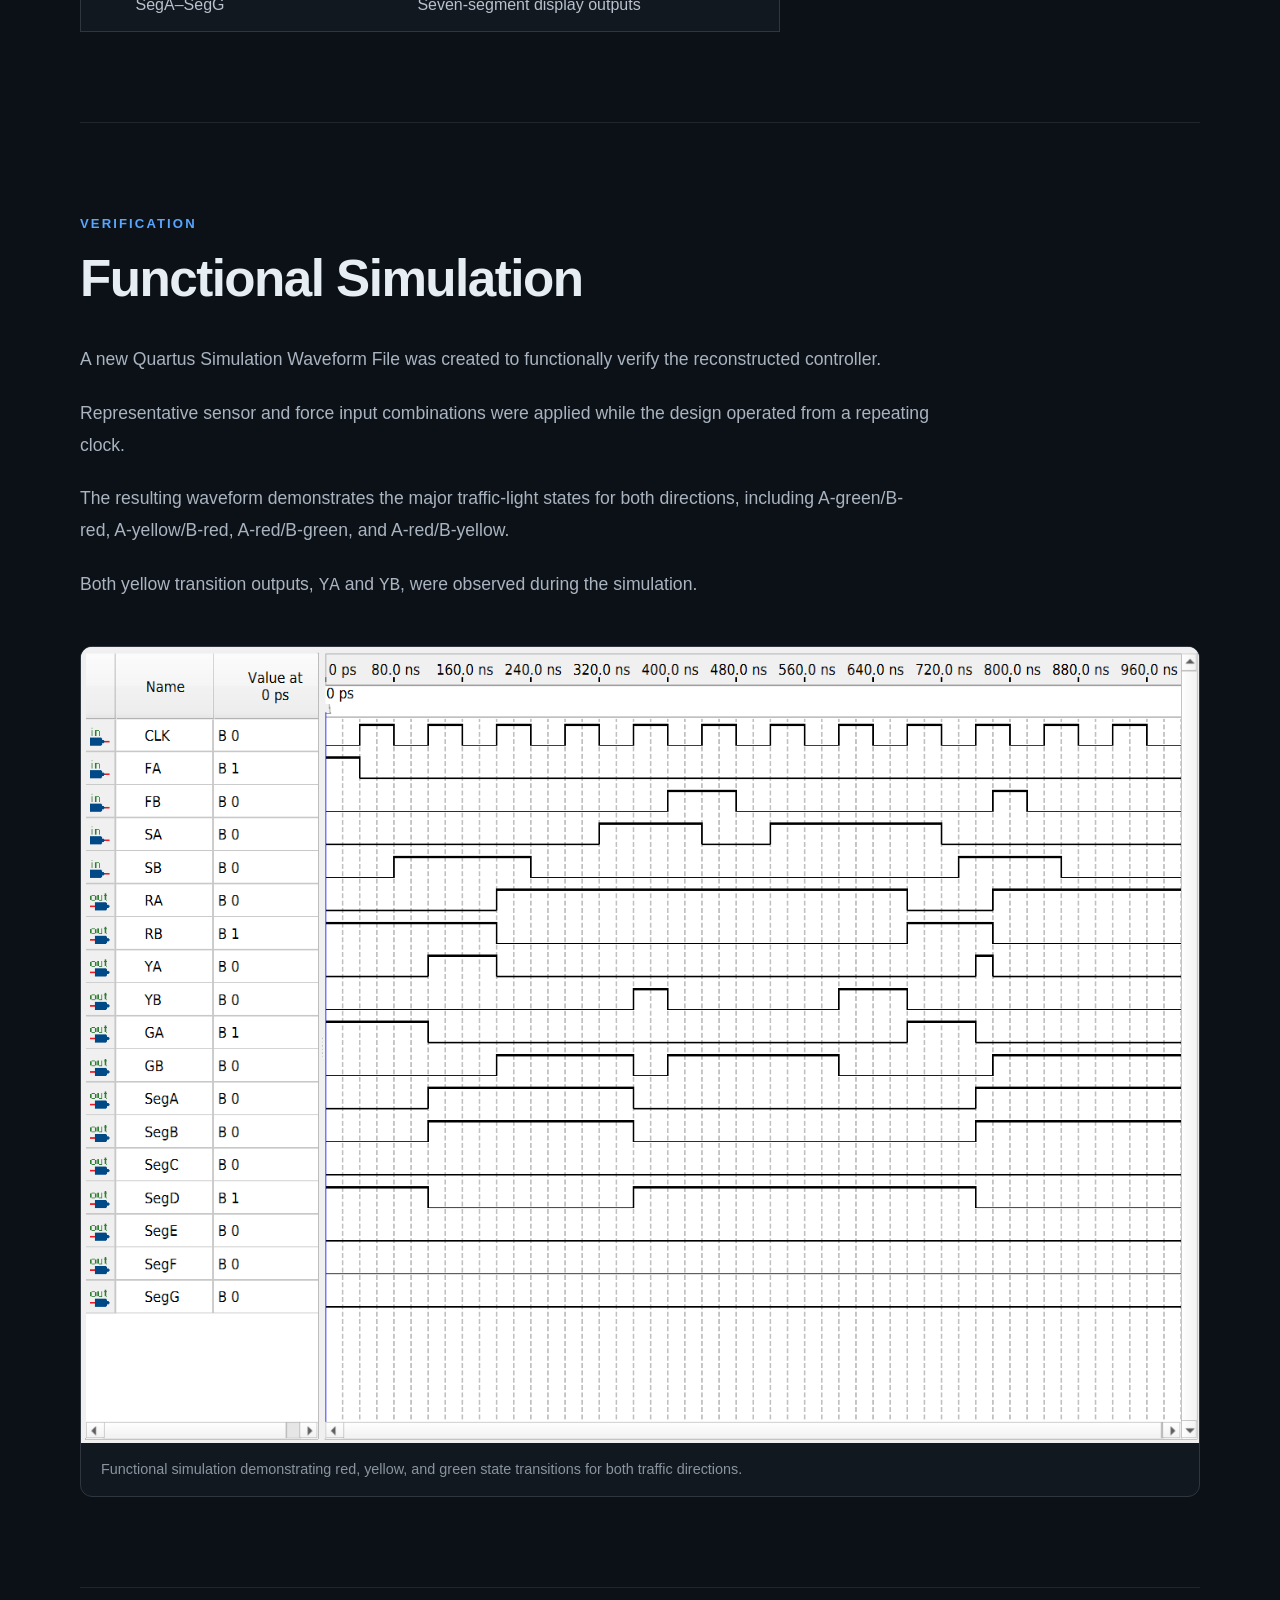
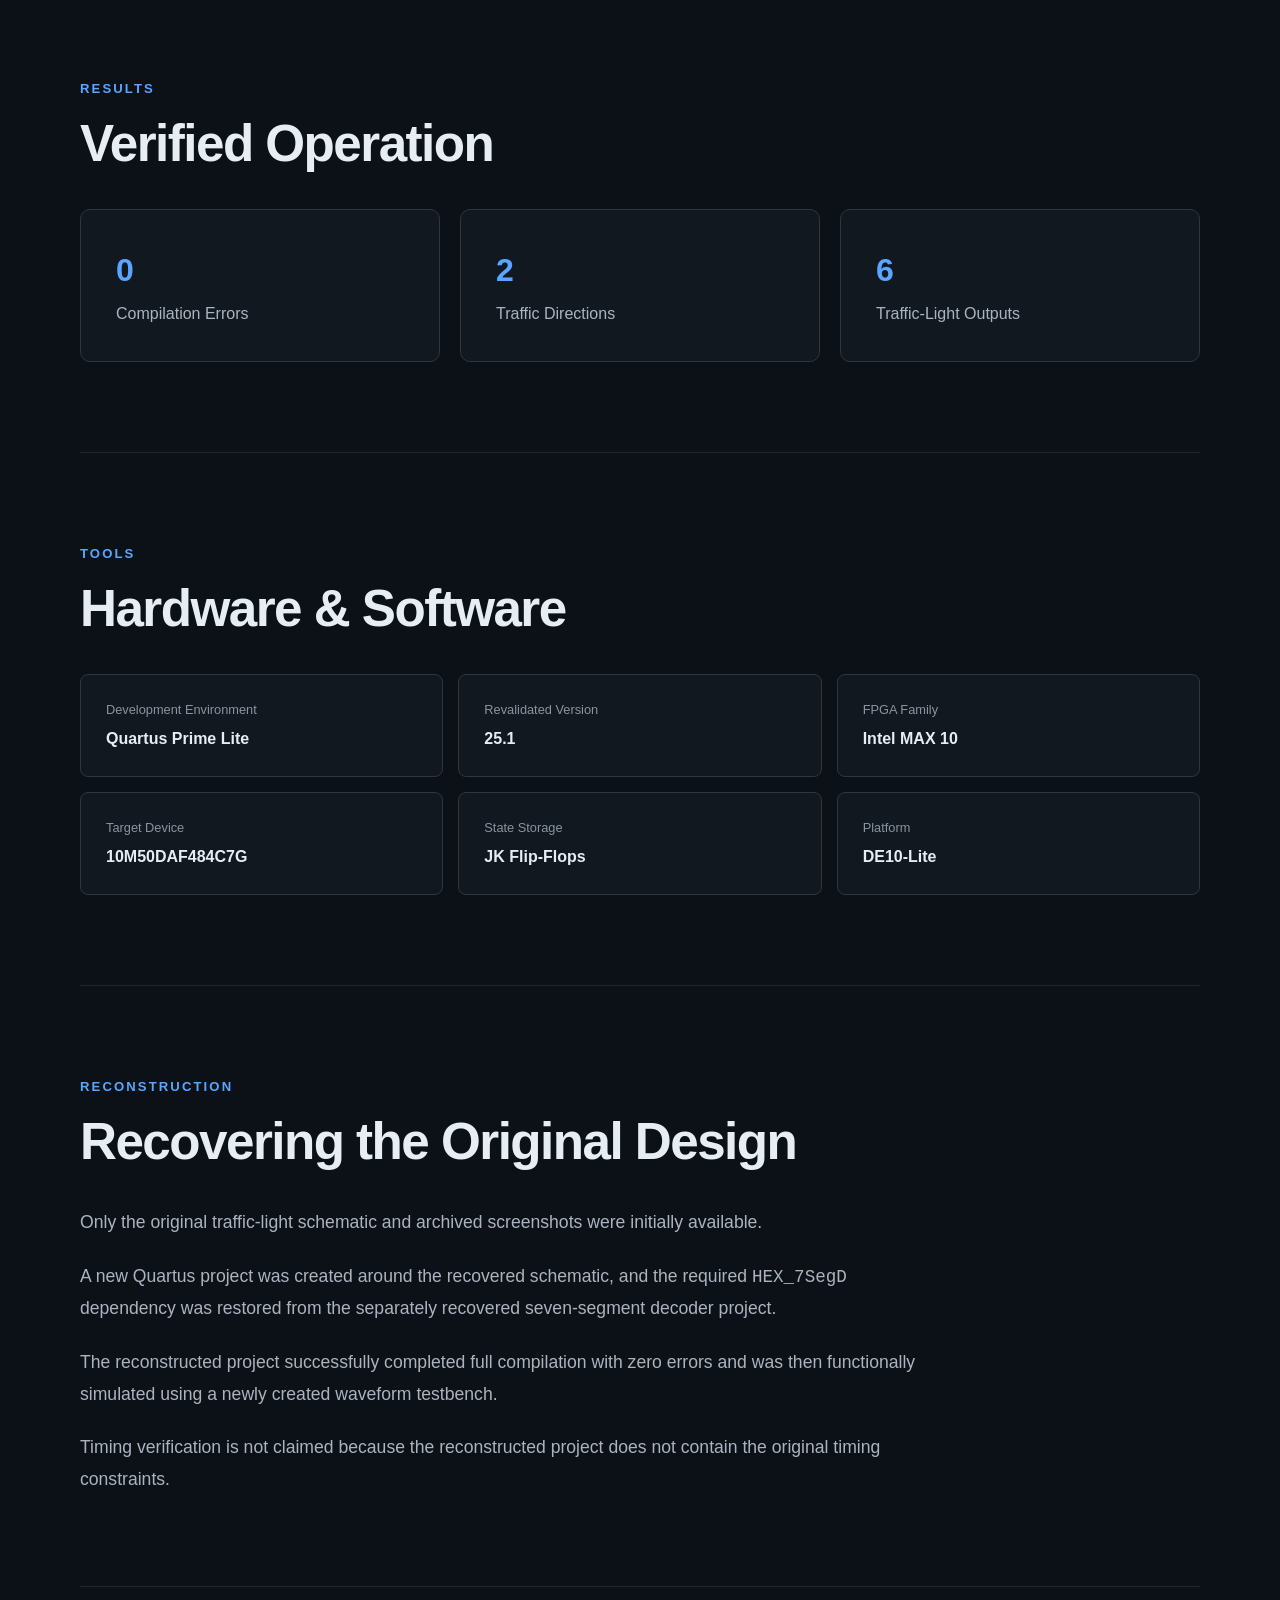
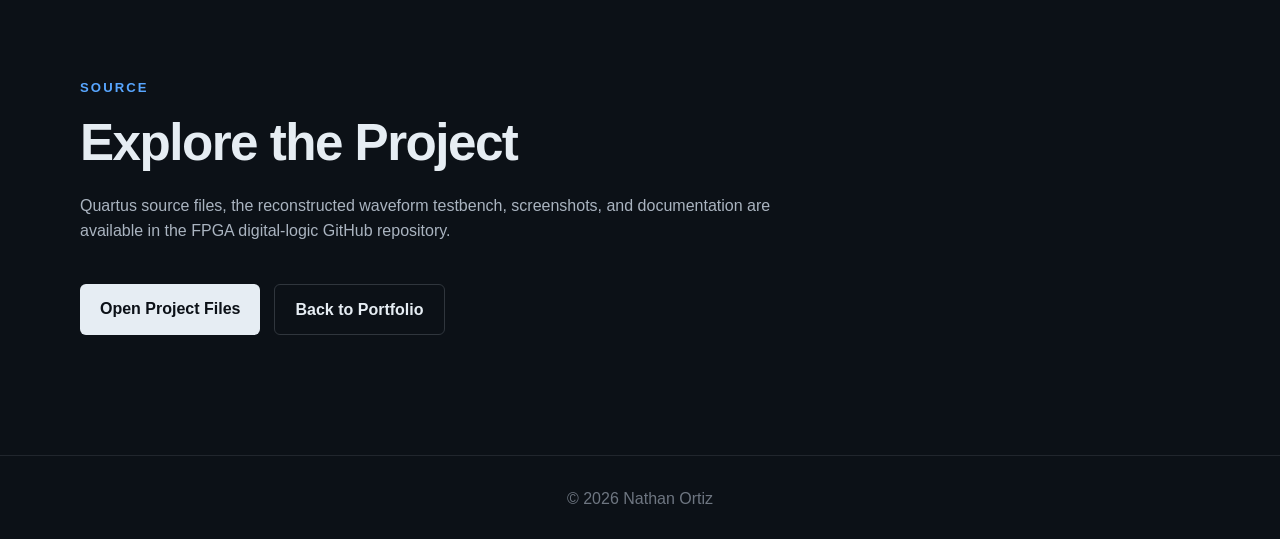
<file: projects/fpga-traffic-light-controller.html>
<!DOCTYPE html>
<html lang="en">

<head>
    <meta charset="UTF-8">
    <meta name="viewport" content="width=device-width, initial-scale=1.0">

    <title>Two-Way Traffic Light Controller | Nathan Ortiz</title>

    <meta name="description"
        content="Two-way FPGA traffic light controller project by Nathan Ortiz, implemented with JK flip-flops and combinational logic and functionally verified in Quartus Prime.">

    <link rel="icon" type="image/png" href="../favicon.png">
    <link rel="apple-touch-icon" href="../favicon.png">
    <link rel="stylesheet" href="../style.css">
</head>

<body>

    <header class="project-page-header">

        <nav class="navbar project-navbar">

            <a class="logo" href="../index.html">
                Nathan Ortiz
            </a>

            <button class="menu-toggle" type="button" aria-label="Open navigation menu" aria-expanded="false">
                ☰
            </button>

            <div class="nav-links">
                <a href="../index.html#about">About</a>
                <a href="../index.html#projects">Projects</a>
                <a href="../index.html#experience">Experience</a>
                <a href="../index.html#skills">Skills</a>
                <a href="../index.html#contact">Contact</a>
            </div>

        </nav>

    </header>


    <main class="case-study">

        <section class="case-study-hero">

            <a class="back-link" href="../index.html#projects">
                ← Back to Projects
            </a>

            <p class="eyebrow">FPGA / SEQUENTIAL LOGIC</p>

            <h1>Two-Way Traffic Light Controller</h1>

            <p class="case-study-intro">
                A sequential traffic-light controller implemented using
                JK flip-flops, combinational logic, and a reusable
                seven-segment decoder in Intel/Altera Quartus Prime.
            </p>

            <div class="case-study-tags">
                <span>FPGA</span>
                <span>Quartus Prime</span>
                <span>Sequential Logic</span>
                <span>JK Flip-Flops</span>
                <span>Functional Simulation</span>
            </div>

            <div class="case-study-actions">

                <a class="button primary"
                    href="https://github.com/nortiz01/fpga-digital-logic"
                    target="_blank"
                    rel="noopener noreferrer">
                    GitHub Repository
                </a>

                <a class="button secondary"
                    href="https://github.com/nortiz01/fpga-digital-logic/tree/main/Traffic-Light-Controller"
                    target="_blank"
                    rel="noopener noreferrer">
                    View Source Files
                </a>

            </div>

        </section>


        <section class="case-study-section">

            <div class="case-study-section-title">
                <p class="eyebrow">OVERVIEW</p>
                <h2>Sequential Traffic Control</h2>
            </div>

            <div class="case-study-text">

                <p>
                    This project implements a two-way traffic-light controller
                    that manages red, yellow, and green signals for two
                    intersecting directions.
                </p>

                <p>
                    The controller uses JK flip-flops to store state information
                    and combinational logic to determine state transitions and
                    decode the corresponding traffic-light outputs.
                </p>

                <p>
                    The recovered design was reconstructed in Quartus Prime Lite
                    25.1, recompiled, and functionally simulated again for
                    portfolio verification.
                </p>

            </div>

        </section>


        <section class="case-study-section">

            <div class="case-study-section-title">
                <p class="eyebrow">DESIGN</p>
                <h2>State Storage & Output Logic</h2>
            </div>

            <div class="case-study-text">

                <p>
                    Two JK flip-flops provide the sequential state storage for
                    the controller. Their outputs feed combinational logic that
                    generates the red, yellow, and green signals for both traffic
                    directions.
                </p>

                <p>
                    The controller also instantiates the reusable
                    <code>HEX_7SegD</code> decoder block, demonstrating modular
                    reuse between separate FPGA coursework projects.
                </p>

            </div>

            <figure class="case-study-figure">
                <img src="../assets/projects/fpga/traffic-light-schematic.png"
                    alt="Quartus schematic of a two-way traffic light controller">

                <figcaption>
                    Sequential traffic-light controller implemented with JK
                    flip-flops, combinational logic, and an integrated
                    seven-segment decoder.
                </figcaption>
            </figure>

        </section>


        <section class="case-study-section">

            <div class="case-study-section-title">
                <p class="eyebrow">SIGNALS</p>
                <h2>Inputs & Outputs</h2>
            </div>

            <div class="table-wrapper">

                <table class="truth-table">

                    <thead>
                        <tr>
                            <th>Signal</th>
                            <th>Purpose</th>
                        </tr>
                    </thead>

                    <tbody>
                        <tr>
                            <td>CLK</td>
                            <td>System clock</td>
                        </tr>
                        <tr>
                            <td>FA</td>
                            <td>Direction A force / control input</td>
                        </tr>
                        <tr>
                            <td>FB</td>
                            <td>Direction B force / control input</td>
                        </tr>
                        <tr>
                            <td>SA</td>
                            <td>Direction A sensor / request input</td>
                        </tr>
                        <tr>
                            <td>SB</td>
                            <td>Direction B sensor / request input</td>
                        </tr>
                        <tr>
                            <td>RA / YA / GA</td>
                            <td>Direction A red, yellow, and green outputs</td>
                        </tr>
                        <tr>
                            <td>RB / YB / GB</td>
                            <td>Direction B red, yellow, and green outputs</td>
                        </tr>
                        <tr>
                            <td>SegA–SegG</td>
                            <td>Seven-segment display outputs</td>
                        </tr>
                    </tbody>

                </table>

            </div>

        </section>


        <section class="case-study-section">

            <div class="case-study-section-title">
                <p class="eyebrow">VERIFICATION</p>
                <h2>Functional Simulation</h2>
            </div>

            <div class="case-study-text">

                <p>
                    A new Quartus Simulation Waveform File was created to
                    functionally verify the reconstructed controller.
                </p>

                <p>
                    Representative sensor and force input combinations were
                    applied while the design operated from a repeating clock.
                </p>

                <p>
                    The resulting waveform demonstrates the major traffic-light
                    states for both directions, including A-green/B-red,
                    A-yellow/B-red, A-red/B-green, and A-red/B-yellow.
                </p>

                <p>
                    Both yellow transition outputs, <code>YA</code> and
                    <code>YB</code>, were observed during the simulation.
                </p>

            </div>

            <figure class="case-study-figure">
                <img src="../assets/projects/fpga/traffic-light-simulation.png"
                    alt="Functional simulation waveform for the two-way traffic light controller">

                <figcaption>
                    Functional simulation demonstrating red, yellow, and green
                    state transitions for both traffic directions.
                </figcaption>
            </figure>

        </section>


        <section class="case-study-section">

            <div class="case-study-section-title">
                <p class="eyebrow">RESULTS</p>
                <h2>Verified Operation</h2>
            </div>

            <div class="results-grid">

                <div class="result-card">
                    <strong>0</strong>
                    <span>Compilation Errors</span>
                </div>

                <div class="result-card">
                    <strong>2</strong>
                    <span>Traffic Directions</span>
                </div>

                <div class="result-card">
                    <strong>6</strong>
                    <span>Traffic-Light Outputs</span>
                </div>

            </div>

        </section>


        <section class="case-study-section">

            <div class="case-study-section-title">
                <p class="eyebrow">TOOLS</p>
                <h2>Hardware & Software</h2>
            </div>

            <div class="project-spec-grid">

                <div class="project-spec">
                    <span>Development Environment</span>
                    <strong>Quartus Prime Lite</strong>
                </div>

                <div class="project-spec">
                    <span>Revalidated Version</span>
                    <strong>25.1</strong>
                </div>

                <div class="project-spec">
                    <span>FPGA Family</span>
                    <strong>Intel MAX 10</strong>
                </div>

                <div class="project-spec">
                    <span>Target Device</span>
                    <strong>10M50DAF484C7G</strong>
                </div>

                <div class="project-spec">
                    <span>State Storage</span>
                    <strong>JK Flip-Flops</strong>
                </div>

                <div class="project-spec">
                    <span>Platform</span>
                    <strong>DE10-Lite</strong>
                </div>

            </div>

        </section>


        <section class="case-study-section">

            <div class="case-study-section-title">
                <p class="eyebrow">RECONSTRUCTION</p>
                <h2>Recovering the Original Design</h2>
            </div>

            <div class="case-study-text">

                <p>
                    Only the original traffic-light schematic and archived
                    screenshots were initially available.
                </p>

                <p>
                    A new Quartus project was created around the recovered
                    schematic, and the required <code>HEX_7SegD</code>
                    dependency was restored from the separately recovered
                    seven-segment decoder project.
                </p>

                <p>
                    The reconstructed project successfully completed full
                    compilation with zero errors and was then functionally
                    simulated using a newly created waveform testbench.
                </p>

                <p>
                    Timing verification is not claimed because the reconstructed
                    project does not contain the original timing constraints.
                </p>

            </div>

        </section>


        <section class="case-study-section case-study-footer-section">

            <p class="eyebrow">SOURCE</p>

            <h2>Explore the Project</h2>

            <p>
                Quartus source files, the reconstructed waveform testbench,
                screenshots, and documentation are available in the FPGA
                digital-logic GitHub repository.
            </p>

            <div class="case-study-actions">

                <a class="button primary"
                    href="https://github.com/nortiz01/fpga-digital-logic/tree/main/Traffic-Light-Controller"
                    target="_blank"
                    rel="noopener noreferrer">
                    Open Project Files
                </a>

                <a class="button secondary" href="../index.html#projects">
                    Back to Portfolio
                </a>

            </div>

        </section>

    </main>


    <footer>
        <p>© 2026 Nathan Ortiz</p>
    </footer>

    <script src="../script.js"></script>

</body>

</html>
</file>
<file: style.css>
* {
    box-sizing: border-box;
    margin: 0;
    padding: 0;
}

html {
    scroll-behavior: smooth;
}

body {
    font-family: Arial, Helvetica, sans-serif;
    background: #0c1117;
    color: #e6edf3;
    line-height: 1.6;
}

a {
    color: inherit;
    text-decoration: none;
}

.hero {
    min-height: 90vh;
    padding: 0 8%;
    display: flex;
    flex-direction: column;
    background:
        radial-gradient(circle at top right, #16263a 0%, transparent 40%),
        #0c1117;
}

.navbar {
    height: 90px;
    display: flex;
    justify-content: space-between;
    align-items: center;
}

.logo {
    font-size: 1.15rem;
    font-weight: 700;
}

.nav-links {
    display: flex;
    gap: 32px;
}

.nav-links a {
    color: #9da7b3;
    transition: 0.2s;
}

.nav-links a:hover {
    color: #ffffff;
}

.menu-toggle {
    display: none;
    width: 44px;
    height: 44px;
    padding: 0;

    background: transparent;
    border: 0;

    color: #e6edf3;
    font-size: 2rem;
    line-height: 1;

    cursor: pointer;
    align-items: center;
    justify-content: center;
}

.hero-content {
    max-width: 900px;
    margin: auto 0;
    padding-bottom: 100px;
}

.eyebrow {
    color: #58a6ff;
    font-size: 0.82rem;
    letter-spacing: 0.16em;
    font-weight: 700;
    margin-bottom: 16px;
}

h1 {
    font-size: clamp(3rem, 7vw, 6rem);
    line-height: 1.02;
    letter-spacing: -0.045em;
    margin-bottom: 28px;
}

.hero-description {
    max-width: 720px;
    color: #aab4c0;
    font-size: 1.2rem;
}

.hero-buttons {
    margin-top: 40px;
    display: flex;
    flex-wrap: wrap;
    gap: 14px;
}

.button {
    padding: 12px 20px;
    border-radius: 6px;
    font-weight: 700;
}

.button.primary {
    background: #e6edf3;
    color: #0c1117;
}

.button.secondary {
    border: 1px solid #30363d;
}

.section {
    max-width: 1200px;
    margin: auto;
    padding: 110px 40px;
}

.section-heading {
    max-width: 760px;
    margin-bottom: 55px;
}

.section h2 {
    font-size: clamp(2rem, 4vw, 3.5rem);
    line-height: 1.15;
    letter-spacing: -0.03em;
}

.about-text {
    max-width: 900px;
    font-size: 1.15rem;
    color: #aab4c0;
    line-height: 1.75;
}

.about-text p+p {
    margin-top: 24px;
}

.projects-section {
    border-top: 1px solid #21262d;
}

.project-card {
    border: 1px solid #30363d;
    background: #111820;
    border-radius: 12px;
    overflow: hidden;
    display: grid;
    grid-template-columns: 1.15fr 1fr;
}

.project-image {
    min-height: 450px;
    background: #ffffff;
    display: flex;
    align-items: center;
    justify-content: center;
    padding: 30px;
}

.project-image img {
    width: 100%;
    max-height: 430px;
    object-fit: contain;
}

.project-content {
    padding: 55px;
    display: flex;
    flex-direction: column;
    justify-content: center;
}

.project-number {
    color: #58a6ff;
    font-size: 0.85rem;
    margin-bottom: 14px;
}

.project-content h3 {
    font-size: 2rem;
    margin-bottom: 18px;
}

.project-content p {
    color: #aab4c0;
}

.tags {
    display: flex;
    flex-wrap: wrap;
    gap: 8px;
    margin-bottom: 24px;
}

.tags span {
    border: 1px solid #30363d;
    border-radius: 30px;
    padding: 5px 10px;
    font-size: 0.78rem;
    color: #b8c1cc;
}

.project-links {
    display: flex;
    gap: 24px;
    margin-top: 30px;
}

.project-links a {
    font-weight: 700;
    color: #58a6ff;
}

.skills-grid {
    display: grid;
    grid-template-columns: repeat(3, 1fr);
    gap: 20px;
}

.skill-group {
    background: #111820;
    border: 1px solid #30363d;
    padding: 30px;
    border-radius: 10px;
}

.skill-group h3 {
    font-size: 1.4rem;
    margin-bottom: 22px;
}

.skill-tags {
    display: flex;
    flex-wrap: wrap;
    gap: 10px;
}

.skill-tags span {
    border: 1px solid #30363d;
    border-radius: 30px;
    padding: 7px 12px;
    color: #b8c1cc;
    font-size: 0.85rem;
    background: #0c1117;
}

.contact-section {
    text-align: center;
    border-top: 1px solid #21262d;
    padding-top: 85px;
    padding-bottom: 85px;
}

.contact-section h2 {
    margin-top: 8px;
}

.contact-description {
    color: #aab4c0;
    max-width: 720px;
    margin: 20px auto 0;
    font-size: 1.05rem;
}

.contact-links {
    margin-top: 32px;
    display: flex;
    justify-content: center;
    flex-wrap: wrap;
    gap: 36px;
}

.contact-links a {
    color: #58a6ff;
    font-weight: 700;
    font-size: 1rem;
    transition: 0.2s;
}

.contact-links a:hover {
    color: #ffffff;
}

footer {
    text-align: center;
    padding: 30px;
    color: #6e7681;
    border-top: 1px solid #21262d;
}

.experience-section {
    border-top: 1px solid #21262d;
}

.experience-list {
    max-width: 950px;
}

.experience-item {
    display: grid;
    grid-template-columns: 150px 1fr;
    gap: 40px;
    padding: 40px 0;
    border-top: 1px solid #30363d;
}

.experience-item:last-child {
    border-bottom: 1px solid #30363d;
}

.experience-meta {
    color: #8b949e;
    font-size: 0.9rem;
}

.experience-content h3 {
    font-size: 1.4rem;
    margin-bottom: 4px;
}

.experience-role {
    color: #58a6ff;
    font-weight: 600;
    margin-bottom: 14px;
}

.experience-content>p:last-child {
    color: #aab4c0;
    max-width: 700px;
}

.education-block {
    margin-top: 70px;
    padding: 35px;
    border: 1px solid #30363d;
    border-radius: 10px;
    background: #111820;
}

.education-label {
    color: #58a6ff;
    font-size: 0.78rem;
    letter-spacing: 0.15em;
    font-weight: 700;
    margin-bottom: 20px;
}

.education-content {
    display: flex;
    justify-content: space-between;
    gap: 30px;
}

.education-content h3 {
    font-size: 1.4rem;
    margin-bottom: 5px;
}

.education-minors {
    color: #9da7b3;
    margin-top: 4px;
}

.education-date {
    color: #9da7b3;
    white-space: nowrap;
}

.education-degree {
    color: #e6edf3;
}

.education-gpa {
    color: #aab4c0;
    margin-top: 8px;
}

.coursework {
    margin-top: 32px;
    padding-top: 28px;
    border-top: 1px solid #30363d;
}

.coursework-label {
    color: #58a6ff;
    font-size: 0.82rem;
    letter-spacing: 0.14em;
    font-weight: 700;
    text-transform: uppercase;
    margin-bottom: 18px;
}

.coursework-grid {
    display: flex;
    flex-wrap: wrap;
    gap: 10px;
}

.coursework-grid span {
    border: 1px solid #30363d;
    border-radius: 30px;
    padding: 7px 12px;
    color: #b8c1cc;
    font-size: 0.85rem;
    background: #0c1117;
}

.project-card+.project-card {
    margin-top: 30px;
}

/* ---------------------------------------------------------
   Project Case Study
--------------------------------------------------------- */

.project-page-header {
    padding: 0 8%;
    border-bottom: 1px solid #21262d;
}

.project-navbar {
    max-width: 1200px;
    margin: auto;
}

.case-study {
    max-width: 1200px;
    margin: auto;
    padding: 0 40px;
}

.case-study-hero {
    padding: 100px 0 110px;
}

.back-link {
    display: inline-block;
    color: #9da7b3;
    margin-bottom: 50px;
}

.back-link:hover {
    color: #ffffff;
}

.case-study-hero h1 {
    max-width: 1000px;
    margin-bottom: 25px;
}

.case-study-intro {
    max-width: 800px;
    font-size: 1.25rem;
    color: #aab4c0;
}

.case-study-tags {
    display: flex;
    flex-wrap: wrap;
    gap: 10px;
    margin-top: 30px;
}

.case-study-tags span {
    border: 1px solid #30363d;
    border-radius: 30px;
    padding: 7px 12px;
    color: #b8c1cc;
    font-size: 0.85rem;
}

.case-study-actions {
    display: flex;
    flex-wrap: wrap;
    gap: 14px;
    margin-top: 40px;
}

.case-study-section {
    padding: 90px 0;
    border-top: 1px solid #21262d;
}

.case-study-section-title {
    max-width: 800px;
    margin-bottom: 35px;
}

.case-study-section h2 {
    font-size: clamp(2rem, 4vw, 3.2rem);
    line-height: 1.15;
    letter-spacing: -0.03em;
}

.case-study-text {
    max-width: 850px;
    color: #aab4c0;
    font-size: 1.1rem;
    line-height: 1.8;
}

.case-study-text p+p {
    margin-top: 22px;
}

.case-study-figure {
    margin-top: 45px;
    background: #111820;
    border: 1px solid #30363d;
    border-radius: 12px;
    overflow: hidden;
}

.case-study-figure img {
    width: 100%;
    display: block;
    background: #ffffff;
    object-fit: contain;
}

.case-study-figure figcaption {
    padding: 15px 20px;
    color: #8b949e;
    font-size: 0.9rem;
}

.table-wrapper {
    overflow-x: auto;
    margin-top: 35px;
}

.truth-table {
    width: 100%;
    max-width: 700px;
    border-collapse: collapse;
    background: #111820;
    border: 1px solid #30363d;
}

.truth-table th,
.truth-table td {
    padding: 14px 20px;
    text-align: center;
    border-bottom: 1px solid #30363d;
}

.truth-table th {
    color: #58a6ff;
    font-size: 0.85rem;
    letter-spacing: 0.08em;
}

.truth-table td {
    color: #b8c1cc;
}

.results-grid {
    display: grid;
    grid-template-columns: repeat(3, 1fr);
    gap: 20px;
}

.result-card {
    padding: 35px;
    background: #111820;
    border: 1px solid #30363d;
    border-radius: 10px;
}

.result-card strong {
    display: block;
    color: #58a6ff;
    font-size: 2rem;
    margin-bottom: 5px;
}

.result-card span {
    color: #aab4c0;
}

.project-spec-grid {
    display: grid;
    grid-template-columns: repeat(3, 1fr);
    gap: 15px;
}

.project-spec {
    padding: 25px;
    background: #111820;
    border: 1px solid #30363d;
    border-radius: 8px;
}

.project-spec span {
    display: block;
    color: #8b949e;
    font-size: 0.8rem;
    margin-bottom: 5px;
}

.project-spec strong {
    color: #e6edf3;
}

.case-study-footer-section {
    padding-bottom: 120px;
}

.case-study-footer-section>p:not(.eyebrow) {
    color: #aab4c0;
    max-width: 700px;
    margin-top: 20px;
}

@media (max-width: 800px) {

    .navbar {
        position: relative;
    }

    .menu-toggle {
        display: flex;
    }

    .nav-links {
        display: none;
        position: absolute;
        top: 72px;
        right: 0;
        width: min(280px, calc(100vw - 40px));

        flex-direction: column;
        gap: 0;

        padding: 8px;

        background: #111820;
        border: 1px solid #30363d;
        border-radius: 10px;

        z-index: 1000;
    }

    .nav-links.open {
        display: flex;
    }

    .nav-links a {
        padding: 12px 14px;
        border-radius: 6px;
    }

    .nav-links a:hover {
        background: #161e27;
    }

    .hero {
        min-height: auto;
        padding: 0 7%;
    }

    .hero-content {
        padding-top: 55px;
        padding-bottom: 70px;
    }

    h1 {
        font-size: clamp(3rem, 13vw, 4.4rem);
        line-height: 0.98;
    }

    .hero-description {
        font-size: 1.05rem;
        line-height: 1.7;
    }

    .hero-buttons {
        gap: 10px;
    }

    .section {
        padding: 75px 25px;
    }

    .section-heading {
        margin-bottom: 40px;
    }

    .project-card {
        grid-template-columns: 1fr;
    }

    .project-image {
        min-height: 260px;
        padding: 20px;
    }

    .project-content {
        padding: 30px;
    }

    .project-content h3 {
        font-size: 1.7rem;
    }

    .project-links {
        flex-direction: column;
        gap: 10px;
    }

    .skills-grid {
        grid-template-columns: 1fr;
    }

    .skill-group {
        padding: 24px;
    }

    .experience-item {
        grid-template-columns: 1fr;
        gap: 10px;
        padding: 30px 0;
    }

    .education-block {
        padding: 25px;
        margin-top: 50px;
    }

    .education-content {
        flex-direction: column;
        gap: 15px;
    }

    .coursework {
        margin-top: 24px;
        padding-top: 22px;
    }

    .contact-section {
        padding-top: 70px;
        padding-bottom: 70px;
    }

    .contact-links {
        gap: 24px;
    }

    .case-study {
        padding: 0 25px;
    }

    .case-study-hero {
        padding: 60px 0 70px;
    }

    .case-study-section {
        padding: 70px 0;
    }

    .case-study-section-title {
        margin-bottom: 28px;
    }

    .case-study-text {
        font-size: 1rem;
        line-height: 1.7;
    }

    .case-study-figure {
        margin-top: 35px;
    }

    .results-grid {
        grid-template-columns: 1fr;
    }

    .result-card {
        padding: 28px;
    }

    .project-spec-grid {
        grid-template-columns: 1fr;
    }

    .project-spec {
        padding: 22px;
    }
}
</file>
